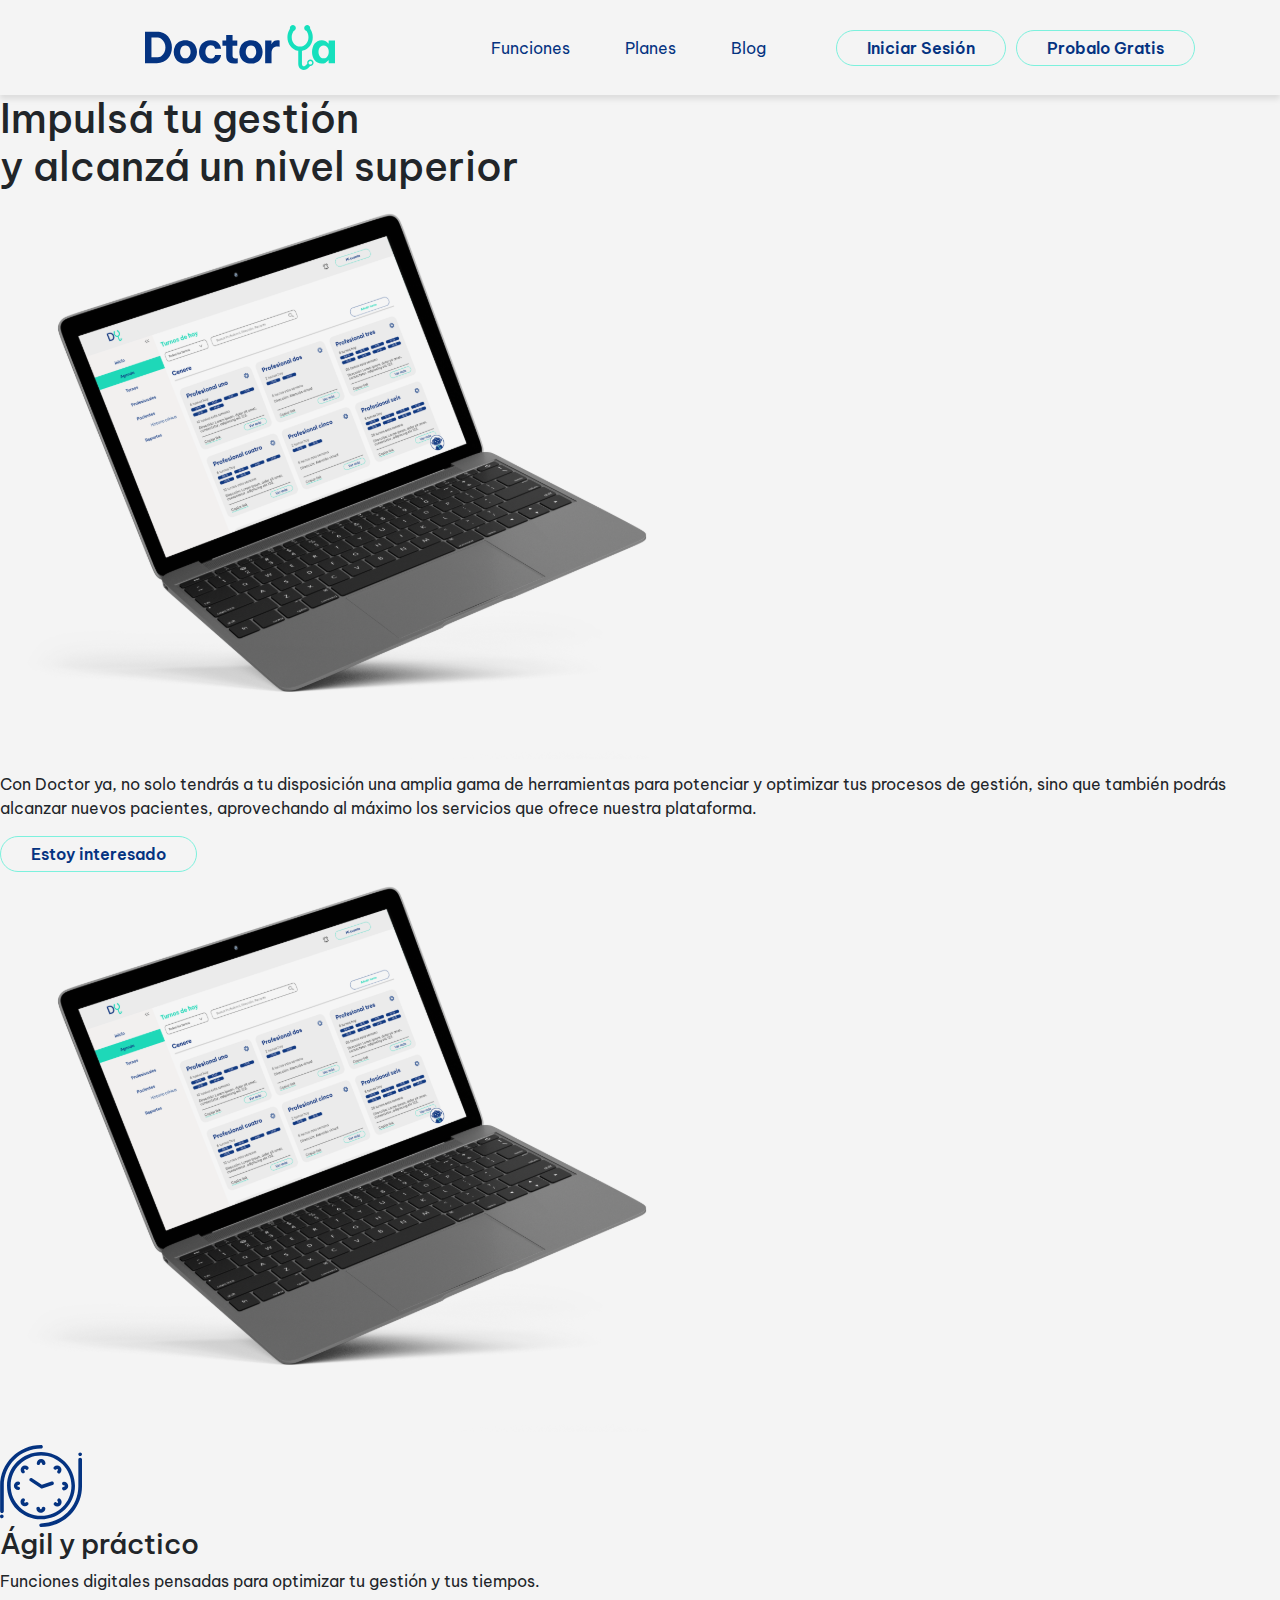
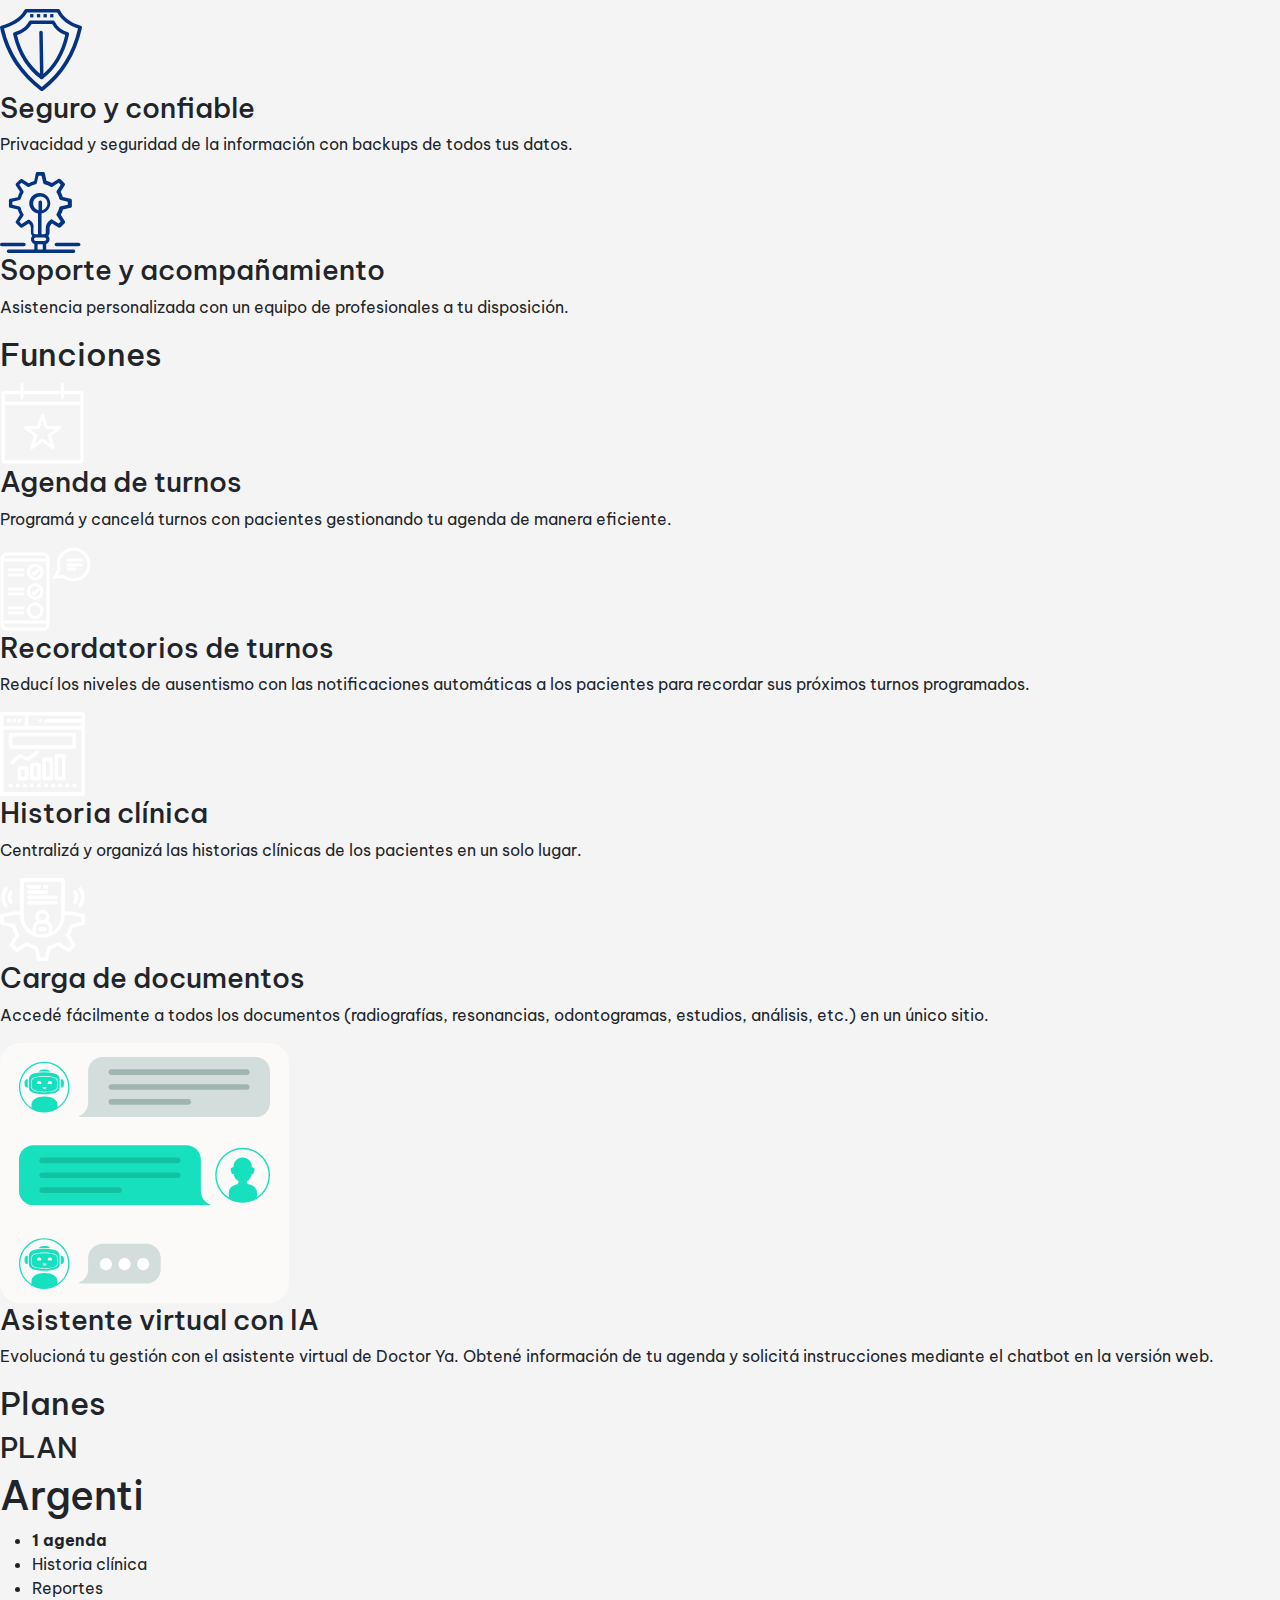
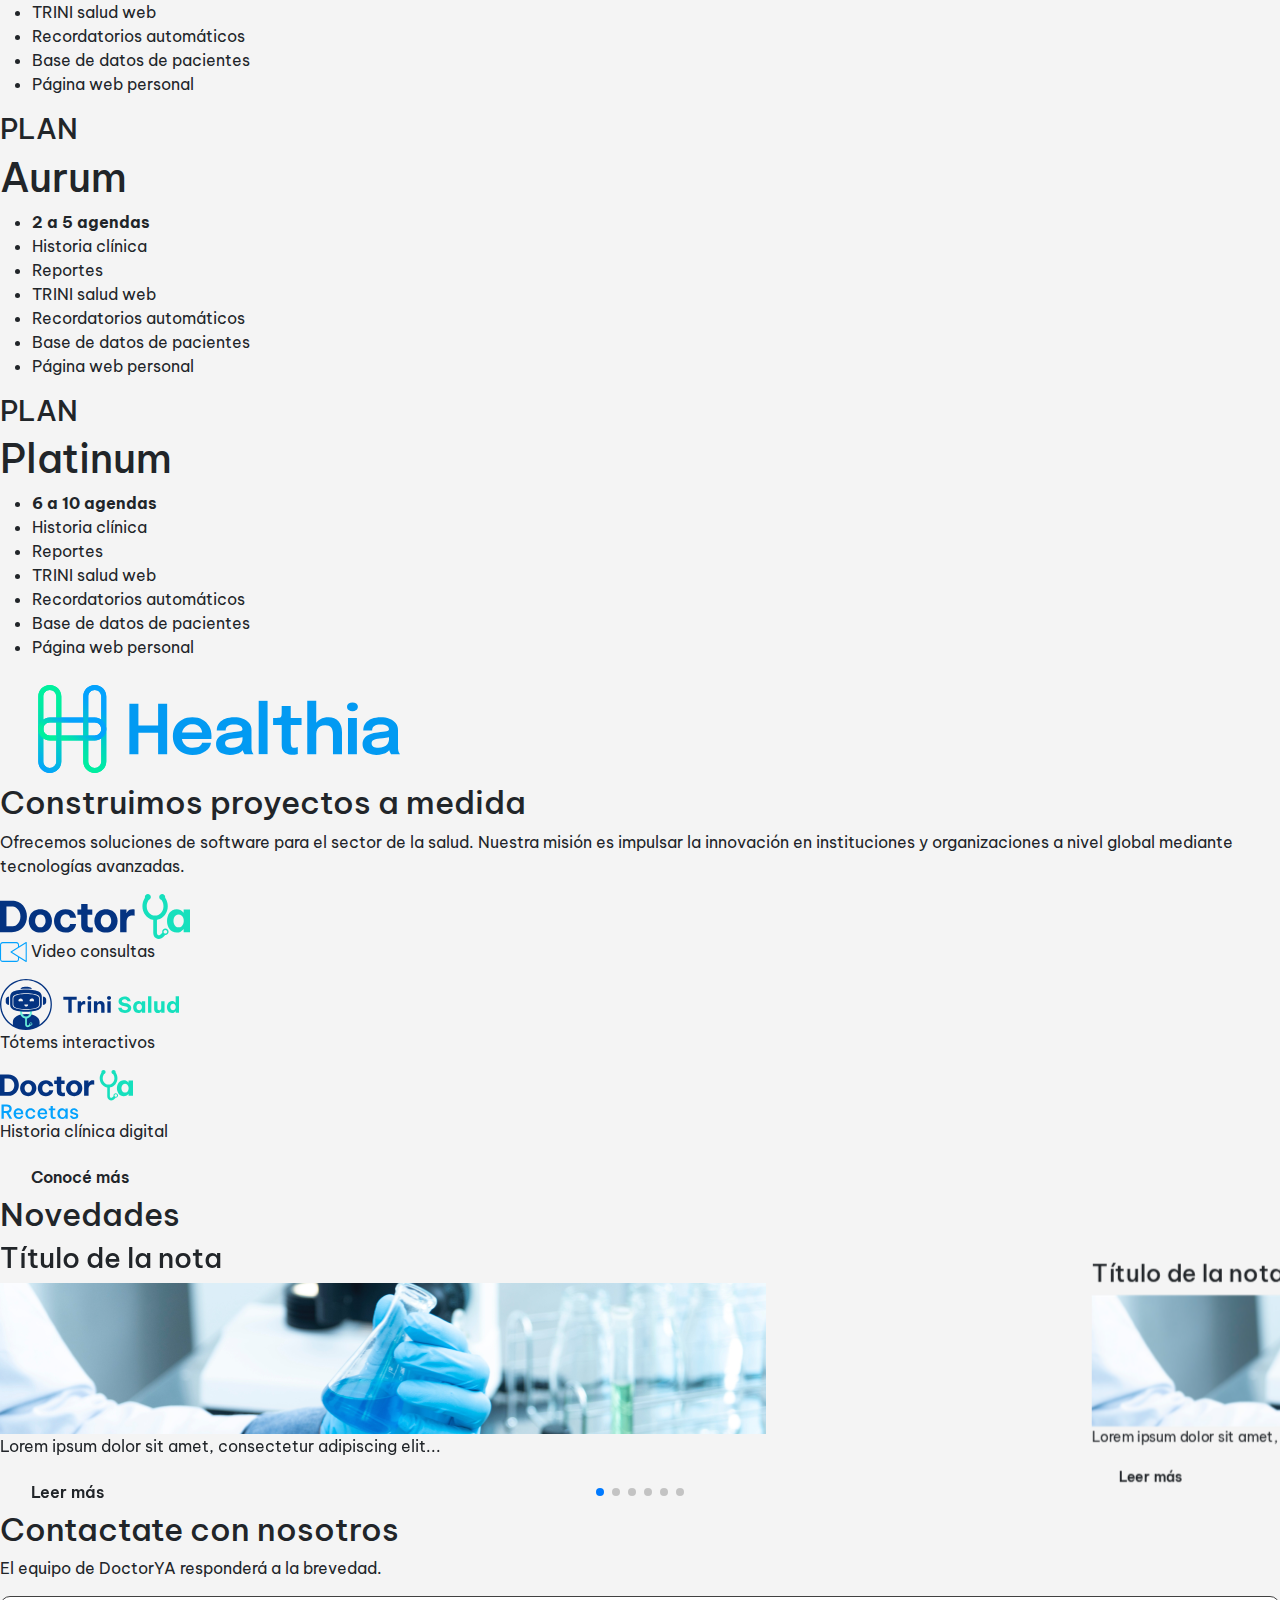
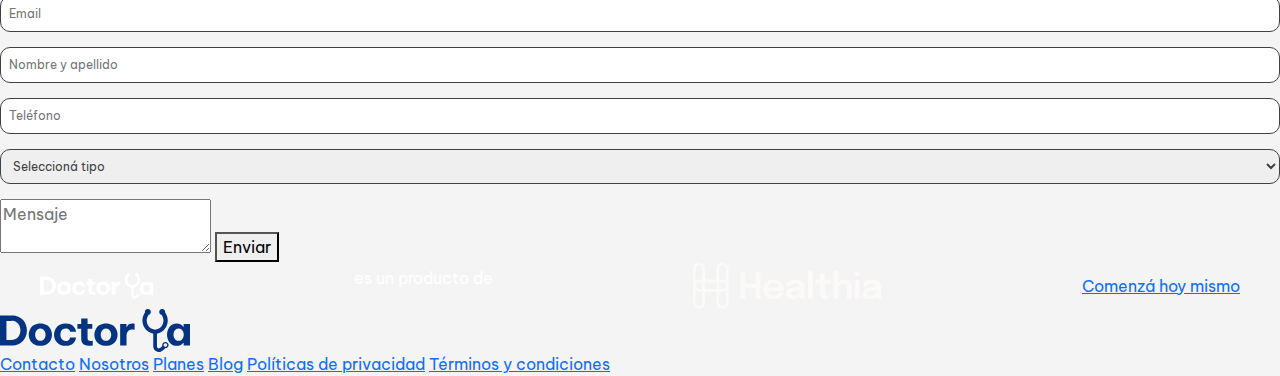
<file: index.html>
<!DOCTYPE html>
<html lang="en">
<head>
    <meta charset="UTF-8">
    <meta name="viewport" content="width=device-width, initial-scale=1.0">
    <link rel="preconnect" href="https://fonts.googleapis.com">
<link rel="preconnect" href="https://fonts.gstatic.com" crossorigin>
<link href="https://fonts.googleapis.com/css2?family=Be+Vietnam+Pro:ital,wght@0,100;0,200;0,300;0,400;0,500;0,600;0,700;0,800;0,900;1,100;1,200;1,300;1,400;1,500;1,600;1,700;1,800;1,900&display=swap" rel="stylesheet">
<meta property="og:title" content="Título de mi página" />
<meta property="og:description" content="Descripción breve de la página" />
<meta property="og:url" content="" />
<meta property="og:image" content="" />

<meta property="og:type" content="website" />
<meta property="og:site_name" content="Nombre del Sitio" />
<meta property="og:locale" content="es_ES" />
<link
  rel="stylesheet"
  href="https://cdn.jsdelivr.net/npm/swiper@11/swiper-bundle.min.css"
/>
<link href="https://unpkg.com/aos@2.3.1/dist/aos.css" rel="stylesheet">
<link href="https://cdn.jsdelivr.net/npm/bootstrap@5.3.3/dist/css/bootstrap.min.css" rel="stylesheet" integrity="sha384-QWTKZyjpPEjISv5WaRU9OFeRpok6YctnYmDr5pNlyT2bRjXh0JMhjY6hW+ALEwIH" crossorigin="anonymous">
<link href="./assets/home.css" rel="stylesheet">



<title>Dr.Ya - Profesionales</title>
</head>
<body>

  <nav class="navbar">
    <div class="logo">
        <img src="./assets/icons/logo-nav.svg" alt="DoctorYa Logo">
    </div>
    <div class="hamburger">
      <div></div>
      <div></div>
      <div></div>
  </div>


    <div class="nav-right">
      <ul class="nav-links">
          <li><a href="#">Funciones</a></li>
          <li><a href="#">Planes</a></li>
          <li><a href="#">Blog</a></li>
      </ul>
      <div class="nav-buttons">
          <a href="#" class="btn btn-outline">Iniciar Sesión</a>
          <a href="#" class="btn btn-outline">Probalo Gratis</a>
      </div>
  </div>
</nav> 

<!-- FIRST SECTION-->

<section class="hero-section">
  <div class="hero-content">
    <h1>Impulsá tu gestión<br> y alcanzá un nivel superior</h1>
    <img src="./assets/img/laptop-banner.svg" alt="Laptop" class="hero-image-mobile">
    <p>Con Doctor ya, no solo tendrás a tu disposición una amplia gama de herramientas para potenciar y optimizar tus procesos de gestión, sino que también podrás alcanzar nuevos pacientes, aprovechando al máximo los servicios que ofrece nuestra plataforma.</p>
    <a href="#" class="btn btn-outline">Estoy interesado</a>
  </div>
  <div class="hero-image">
    <img src="./assets/img/laptop-banner.svg" alt="Laptop">
  </div>
</section>


<!-- SECOND SECTION-->
<section class="features-section">
  <div class="features-container">
    <div class="feature-card">
      <img src="./assets/icons/agil-icon.svg" alt="Ágil y práctico">
      <h3>Ágil y práctico</h3>
      <p>Funciones digitales pensadas para optimizar tu gestión y tus tiempos.</p>
    </div>
    <div class="feature-card">
      <img src="./assets/icons/seguro-icon.svg" alt="Seguro y confiable">
      <h3>Seguro y confiable</h3>
      <p>Privacidad y seguridad de la información con backups de todos tus datos.</p>
    </div>
    <div class="feature-card">
      <img src="./assets/icons/soporte-icon.svg" alt="Soporte y acompañamiento">
      <h3>Soporte y acompañamiento</h3>
      <p>Asistencia personalizada con un equipo de profesionales a tu disposición.</p>
    </div>
  </div>
</section>


<!-- THIRD SECTION-->
<section class="functions-section">
<h2>Funciones</h2>
  <div class="functions-grid">
    <div class="function-card">
      <img src="./assets/icons/funciones-agenda.svg" alt="Agenda de turnos">
      <h3>Agenda de turnos</h3>
      <p>Programá y cancelá turnos con pacientes gestionando tu agenda de manera eficiente.</p>
    </div>
    <div class="function-card">
      <img src="./assets/icons/funciones-recordatorio.svg" alt="Recordatorios de turnos">
      <h3>Recordatorios de turnos</h3>
      <p>Reducí los niveles de ausentismo con las notificaciones automáticas a los pacientes para recordar sus próximos turnos programados.</p>
    </div>
    <div class="function-card">
      <img src="./assets/icons/funciones-historia.svg" alt="Historia clínica">
      <h3>Historia clínica</h3>
      <p>Centralizá y organizá las historias clínicas de los pacientes en un solo lugar.</p>
    </div>
    <div class="function-card">
      <img src="./assets/icons/funciones-carga.svg" alt="Carga de documentos">
      <h3>Carga de documentos</h3>
      <p>Accedé fácilmente a todos los documentos (radiografías, resonancias, odontogramas, estudios, análisis, etc.) en un único sitio.</p>
    </div>
  </div>


  <div class="large-function-card">
    <img src="./assets/img/boot-image.svg" alt="Asistente virtual con IA" class="large-card-image">
    <div class="large-card-content">
      <h3>Asistente virtual con IA</h3>
      <p>Evolucioná tu gestión con el asistente virtual de Doctor Ya. Obtené información de tu agenda y solicitá instrucciones mediante el chatbot en la versión web.</p>
    </div>
  </div>
</section>

<!-- SECTION PLANES -->


<section class="plans-section">
  <h2>Planes</h2>
  <div class="plans-grid">
    <div class="plan-card plan-argenti">
      <div class="plan-header">
        <h3>PLAN</h3>
        <h1>Argenti</h1>
        <div class="plan-arrow"></div>
      </div>
      <ul>
        <li><span class="check-icon"></span><strong>1 agenda</strong></li>
        <li><span class="check-icon"></span>Historia clínica</li>
        <li><span class="check-icon"></span>Reportes</li>
        <li><span class="check-icon"></span>TRINI salud web</li>
        <li><span class="check-icon"></span>Recordatorios automáticos</li>
        <li><span class="check-icon"></span>Base de datos de pacientes</li>
        <li><span class="check-icon"></span>Página web personal</li>
      </ul>
    
    </div>
    <div class="plan-card plan-aurum">
      <div class="plan-header">
        <h3>PLAN</h3>
        <h1>Aurum</h1>
        <div class="plan-arrow"></div>
      </div>
      <ul>
        <li><span class="check-icon"></span><strong>2 a 5 agendas</strong></li>
        <li><span class="check-icon"></span>Historia clínica</li>
        <li><span class="check-icon"></span>Reportes</li>
        <li><span class="check-icon"></span>TRINI salud web</li>
        <li><span class="check-icon"></span>Recordatorios automáticos</li>
        <li><span class="check-icon"></span>Base de datos de pacientes</li>
        <li><span class="check-icon"></span>Página web personal</li>
      </ul>
     
    </div>
    <div class="plan-card plan-platinum">
      <div class="plan-header">
        <h3>PLAN</h3>
        <h1>Platinum</h1>
        <div class="plan-arrow"></div>
      </div>
      <ul>
        <li><span class="check-icon"></span><strong>6 a 10 agendas</strong></li>
        <li><span class="check-icon"></span>Historia clínica</li>
        <li><span class="check-icon"></span>Reportes</li>
        <li><span class="check-icon"></span>TRINI salud web</li>
        <li><span class="check-icon"></span>Recordatorios automáticos</li>
        <li><span class="check-icon"></span>Base de datos de pacientes</li>
        <li><span class="check-icon"></span>Página web personal</li>
      </ul>
    
    </div>
  </div>
</section>

<!-- SECTION MARCAS (5)-->

<section class="company-section">
  <div class="company-content">
    <img src="./assets/img/logo-healtia.svg" alt="Healthia Logo" class="company-logo">
    <h2>Construimos proyectos a medida</h2>
    <p>Ofrecemos soluciones de software para el sector de la salud. Nuestra misión es impulsar la innovación en instituciones y organizaciones a nivel global mediante tecnologías avanzadas.</p>
  </div>
  
  <div class="services-logos">
    <div class="service">
      <img src="./assets/icons/logo-nav.svg" alt="DoctorYa Logo" class="dr-ya">
      <p><img src="./assets/icons/video-consultas.svg" alt="Video Consultas"> Video consultas</p>
    </div>
    <div class="service">
      <img src="./assets/img/trini-logo.svg" alt="Trini Salud Logo" class="trini">
      <p>Tótems interactivos</p>
    </div>
    <div class="service">
      <img src="./assets/img/drya-recetas.svg" alt="Doctor Recetas Logo" class="recetas">
      <p>Historia clínica digital</p>
    </div>
  </div>
  
  <div class="cta-button">
    <a href="#" class="btn">Conocé más</a>
  </div>
</section>


<!-- SECTION SWIPER -->

<section class="novedades-section">
  <h2>Novedades</h2>
  <div class="swiper-container">
    <div class="swiper-wrapper">
      <div class="swiper-slide">
        <div class="novedad-card">
          <h3>Título de la nota</h3>
          <img src="./assets/img/img-swiper-1.png" alt="Imagen de la nota">
          <p>Lorem ipsum dolor sit amet, consectetur adipiscing elit...</p>
          <a href="#" class="btn">Leer más</a>
        </div>
      </div>
      <div class="swiper-slide">
        <div class="novedad-card">
          <h3>Título de la nota</h3>
          <img src="./assets/img/img-swiper-1.png" alt="Imagen de la nota">
          <p>Lorem ipsum dolor sit amet, consectetur adipiscing elit...</p>
          <a href="#" class="btn">Leer más</a>
        </div>
      </div>
      <div class="swiper-slide">
        <div class="novedad-card">
          <h3>Título de la nota</h3>
          <img src="./assets/img/img-swiper-1.png" alt="Imagen de la nota">
          <p>Lorem ipsum dolor sit amet, consectetur adipiscing elit...</p>
          <a href="#" class="btn">Leer más</a>
        </div>
      </div>
      <div class="swiper-slide">
        <div class="novedad-card">
          <h3>Título de la nota</h3>
          <img src="./assets/img/img-swiper-1.png" alt="Imagen de la nota">
          <p>Lorem ipsum dolor sit amet, consectetur adipiscing elit...</p>
          <a href="#" class="btn">Leer más</a>
        </div>
      </div>
      <div class="swiper-slide">
        <div class="novedad-card">
          <h3>Título de la nota</h3>
          <img src="./assets/img/img-swiper-1.png" alt="Imagen de la nota">
          <p>Lorem ipsum dolor sit amet, consectetur adipiscing elit...</p>
          <a href="#" class="btn">Leer más</a>
        </div>
      </div>
      <div class="swiper-slide">
        <div class="novedad-card">
          <h3>Título de la nota</h3>
          <img src="./assets/img/img-swiper-1.png" alt="Imagen de la nota">
          <p>Lorem ipsum dolor sit amet, consectetur adipiscing elit...</p>
          <a href="#" class="btn">Leer más</a>
        </div>
      </div>
    
    
    </div>
    <div class="swiper-pagination"></div>
  </div>

</section>

<!-- SECTION FORM -->

<section class="contact-section">
  <div class="contact-container">
    <h2>Contactate con nosotros</h2>
    <p>El equipo de DoctorYA responderá a la brevedad.</p>
    <form action="#" method="post" class="contact-form">
      <input type="email" name="email" placeholder="Email" required>
      <input type="text" name="name" placeholder="Nombre y apellido" required>
      <input type="tel" name="phone" placeholder="Teléfono" required>
      <select name="type" required>
        <option value="" disabled selected>Seleccioná tipo</option>
        <option value="consulta">Consulta</option>
        <option value="soporte">Soporte</option>
        <option value="otros">Otros</option>
      </select>
      <textarea name="message" placeholder="Mensaje" required></textarea>
      <button type="submit">Enviar</button>
    </form>
  </div>
</section>

<!-- FOOTER SECTION-->

<footer>
  <div class="footer-top">
    <div class="footer-content">
      <img src="./assets/img/drya-blanco.svg" alt="DoctorYA Logo" class="footer-logo-small">
      <p>es un producto de</p>
      <img src="./assets/img/healtia-blanco.svg" alt="Healthia Logo" class="footer-logo">
      <a href="#" class="footer-button">Comenzá hoy mismo</a>
    </div>
  </div>
  <div class="footer-bottom">
    <div class="footer-bottom-content">
      <img src="./assets/icons/dr-ya-footer.svg" alt="DoctorYA Logo" class="footer-logo-large">
      <nav class="footer-nav">
        <a href="#">Contacto</a>
        <a href="#">Nosotros</a>
        <a href="#">Planes</a>
        <a href="#">Blog</a>
        <a href="#">Políticas de privacidad</a>
        <a href="#">Términos y condiciones</a>
      </nav>
    </div>
  </div>
</footer>








    <script src="https://unpkg.com/aos@2.3.1/dist/aos.js"></script>
    <script>
        AOS.init();
      </script>
  <script src="https://cdn.jsdelivr.net/npm/swiper@11/swiper-bundle.min.js"></script>
    <script src="https://cdn.jsdelivr.net/npm/bootstrap@5.3.3/dist/js/bootstrap.bundle.min.js" integrity="sha384-YvpcrYf0tY3lHB60NNkmXc5s9fDVZLESaAA55NDzOxhy9GkcIdslK1eN7N6jIeHz" crossorigin="anonymous"></script>
<script>

var swiper = new Swiper('.swiper-container', {
  loop: true,
  effect: 'coverflow',
  grabCursor: true,
  centeredSlides: true,
  slidesPerView: 'auto',
  coverflowEffect: {
    rotate: 0,
    stretch: 0,
    depth: 200,
    modifier: 1,
    slideShadows: false,
  },
  spaceBetween: -120, // Negativo para que se solapen un poco las tarjetas
  pagination: {
    el: '.swiper-pagination',
    clickable: true,
  },
});


</script>
<script>
  //Menu mobile
  const hamburger = document.querySelector('.hamburger');
const navbar = document.querySelector('.navbar');

hamburger.addEventListener('click', () => {
    navbar.classList.toggle('active');
});


document.querySelectorAll('.nav-links a').forEach(link => {
    link.addEventListener('click', function() {
        document.querySelector('.navbar').classList.remove('active');
    });
});

</script>

  </body>
</html>
</file>
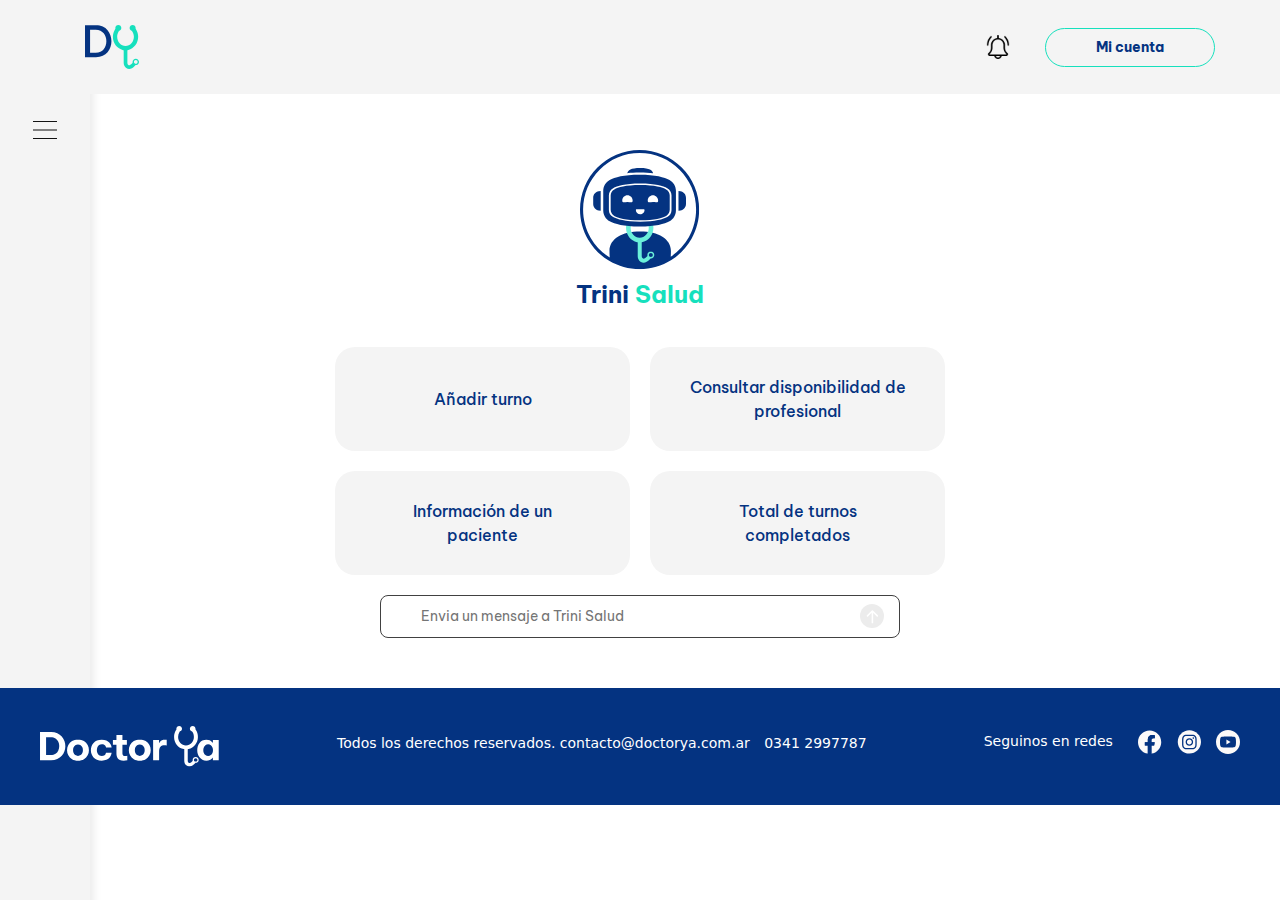
<file: home.html>
<html lang="en">
<head>
    <meta charset="UTF-8">
    <meta name="viewport" content="width=device-width, initial-scale=1.0">
    <link rel="preconnect" href="https://fonts.googleapis.com">
<link rel="preconnect" href="https://fonts.gstatic.com" crossorigin>
<link href="https://fonts.googleapis.com/css2?family=Be+Vietnam+Pro:ital,wght@0,100;0,200;0,300;0,400;0,500;0,600;0,700;0,800;0,900;1,100;1,200;1,300;1,400;1,500;1,600;1,700;1,800;1,900&display=swap" rel="stylesheet">
<meta property="og:title" content="Dashboard - Dr.Ya" />
<meta property="og:description" content="" />
<meta property="og:url" content="" />
<meta property="og:image" content="" />

<meta property="og:type" content="website" />
<meta property="og:site_name" content="Dashboard - Dr.Ya" />
<meta property="og:locale" content="es_ES" />
<link
  rel="stylesheet"
  href="https://cdn.jsdelivr.net/npm/swiper@11/swiper-bundle.min.css"
/>
<link href="https://unpkg.com/aos@2.3.1/dist/aos.css" rel="stylesheet">
<link href="https://cdn.jsdelivr.net/npm/bootstrap@5.3.3/dist/css/bootstrap.min.css" rel="stylesheet" integrity="sha384-QWTKZyjpPEjISv5WaRU9OFeRpok6YctnYmDr5pNlyT2bRjXh0JMhjY6hW+ALEwIH" crossorigin="anonymous">
<link rel="icon" type="image/png" sizes="32x32" href="./assets/icons/dr-ya-icon.svg">
<link rel="apple-touch-icon" sizes="180x180" href="./assets/icons/dr-ya-icon.svg">
<link rel="icon" type="image/png" sizes="192x192" href="./assets/icons/dr-ya-icon.svg">
<link rel="icon" href="./assets/icons/dr-ya-icon.svg">
<link href="./assets/interna.css" rel="stylesheet">



<title>Dashboard - Inicio</title>
</head>
<body>

  <div class="dashboard">
    <!-- Menú lateral -->
 
<nav class="sidebar closed">

  <div class="logo-mobile">
    <img src="./assets/icons/h-mobile.svg" alt="Logo">
  </div>
  <!-- Icono de hamburguesa para abrir el menú -->
  <div class="toggle-menu open-menu">
    <span class="menu-icon">
      <img src="./assets/icons/hamburguer.svg" alt="Abrir Menú">
    </span>
  </div>

  <!-- Icono de cierre para cerrar el menú -->
  <div class="toggle-menu close-menu">
    <span class="menu-icon">
      <img src="./assets/icons/close.svg" alt="Cerrar Menú">
    </span>
  </div>

  <!-- Lista de menús -->
  <ul class="menu-list">
    <li class="menu-item" ><a href="#" id="inicio-link">Inicio</a></li>
    <li class="menu-item" ><a href="#" id="agenda-link">Agenda</a></li>
  <li class="menu-item" ><a href="#" id="turnos-link">Turnos</a></li>
  <li class="menu-item" ><a href="#" id="profesionales-link">Profesionales</a></li>
  <li class="menu-item"><a href="#" id="pacientes-link">Pacientes</a> </li>

 <li class="submenu-item" ><a href="#" id="historia-link">Historia clínica</a></li>
    
  
 
  <li class="menu-item" ><a href="#" id="reportes-link">Reportes</a></li>
  </ul>
</nav>



     <!-- Contenido principal -->
  <main class="main-content">
    <!-- Header -->
    <header class="header">
      <div class="logo-dr">
        <img src="./assets/icons/dr-ya-nav.svg" alt="Healthia Logo">
      </div>
      <div class="notification-icon">
        <img src="./assets/icons/bell.svg" alt="Notificaciones">
    
      <button class="account-btn" id="accountBtn">Mi cuenta</button>

      <!-- Contenedor del menú desplegable -->
<div class="account-dropdown hidden" id="accountDropdown">
  <div class="account-menu">
    <div class="profile-icon">
      <img src="./assets/icons/login.svg" alt="Avatar" class="avatar">
    </div>
    <p class="account-name">Nombre</p>
    <ul class="account-options">
      <li><a href="#"  data-target="profileSection" onclick="mostrarPerfil()">Mi perfil</a></li>
      <li><a href="#"  data-target="configSection" onclick="mostrarConfiguracion()">Configuración</a></li>
      <li><a href="#"  data-target="planSection">Plan</a></li>
      <li><a href="#"  data-target="availabilitySection" onclick="mostrarDisponibilidad()">Disponibilidad</a></li>
      <li><a href="#"  data-target="helpSection">Ayuda</a></li>
      <li><a href="#" class="logout">Cerrar Sesión</a></li>
    </ul>
  </div>
</div>
      </div>
    </header>

<!-- Sección "Mi Perfil" -->
<div class="profile-section hidden" id="profileSection">
  <div class="profile-info">
    <h2 class="profile-title">Información clínica/profesional</h2>
    
    <h2>Perfil</h2>
    <div class="profile-container">
      <div class="photo-wrapper">
        <div class="photo-circle"></div>
        <div class="photo-details">
          <button class="btn-upload">Subir imagen</button>
          <p class="photo-note">*JPG, GIF o PNG. Tamaño máximo de 5 MB.</p>
        </div>
      </div>
      <div class="profile-status">
        <h3 class="status-title">Estado del perfil</h3>
        <div class="progress-container">
          <div class="progress-bar">
            <div class="progress" style="width: 85%;"></div>
          </div>
          <span class="progress-percentage">85%</span>
        </div>
        <button class="btn-view-profile">Ver perfil</button>
      </div>
    </div>
    
    
    <!-- Inputs debajo de la información del perfil -->
    <div class="profile-details">
      <div class="input-group-tres">
        <label for="nombre">Nombre*</label>
        <input type="text" id="nombre" class="form-input-tres" placeholder="Cenere">
      </div>
      
      <div class="profile-input-row">
        <div class="input-group-tres">
          <label for="telefono">Teléfono*</label>
          <input type="text" id="telefono" class="form-input-tres" placeholder="+54 000 0000 000">
        </div>
        <div class="input-group-tres">
          <label for="mail">Mail*</label>
          <input type="email" id="mail" class="form-input-tres" placeholder="mail@doctorya.com.ar">
        </div>
        <div class="input-group-tres">
          <label for="direccion">Dirección*</label>
          <input type="text" id="direccion" class="form-input-tres" placeholder="777 Calle, Ciudad, Provincia, País">
        </div>
      </div>
    </div>
  
    <div class="textarea-container">
      <div class="input-group-tres">
        <label for="descripcion">Descripción*</label>
        <textarea id="descripcion" class="form-textarea-tres" placeholder="Ingresa una descripción"></textarea>
      </div>
      
      <div class="input-group-tres">
        <label for="experiencia">Experiencia</label>
        <textarea id="experiencia" class="form-textarea-tres" placeholder="Ingresa tu experiencia"></textarea>
      </div>
    </div>
  
    <div class="blog-section">
      <h2 class="section-title-dos">Blog</h2>
      
      <div class="content-wrapper">
        <div class="cards-container-dos">
          <div class="card-profile">
            <h3 class="card-title">Título nota</h3>
            <p class="card-text">Lorem ipsum dolor sit amet, consectetur adipiscing elit,</p>
          </div>
          <div class="card-profile">
            <h3 class="card-title">Título nota</h3>
            <p class="card-text">Lorem ipsum dolor sit amet, consectetur adipiscing elit,</p>
          </div>
          <div class="card-profile">
            <h3 class="card-title">Título nota</h3>
            <p class="card-text">Lorem ipsum dolor sit amet, consectetur adipiscing elit,</p>
          </div>
          <div class="card-profile">
            <h3 class="card-title">Título nota</h3>
            <p class="card-text">Lorem ipsum dolor sit amet, consectetur adipiscing elit,</p>
          </div>
          <div class="card-profile">
            <h3 class="card-title">Título nota</h3>
            <p class="card-text">Lorem ipsum dolor sit amet, consectetur adipiscing elit,</p>
          </div>
        </div>
        
        <div class="buttons-container-dos">
          <button class="btn-action modify-btn">Modificar notas</button>
          <button class="btn-action add-btn-dos">Añadir nota</button>
          <button class="btn-action delete-btn">Eliminar</button>
        </div>
      </div>
    </div>
 
    <div class="button-container">
      <button class="btn-update-profile">Actualizar perfil</button>
    </div>
  </div>

 
</div>



<!-- Sección "Configuracion" -->

<section class="config-section hidden" id="configSection">
  <h2 class="config-title">Configuración clínica/profesional</h2>
  <div class="config-container">
    <div class="config-group">
      <div class="input-container-dos">
        <label class="input-title">Habilitación</label>
        <button class="btn-upload">Subir archivo</button>
        <span class="file-note">Ingrese un archivo en formato<br>PDF únicamente.</span>
      </div>
      
      <div class="input-container-dos">
        <label class="input-title">Extensión AFIP</label>
        <div class="button-wrapper">
          <button class="btn-view-file">Ver archivo subido</button>
          <button class="btn-upload">Subir archivo nuevo</button>
        </div>
        <span class="file-note-one">Puede subir un archivo PDF o ZIP con las<br>constancias de exenciones impositivas.</span>
      </div>
    </div>

    <div class="config-inputs">
      <div class="input-container-dos">
        <label for="cuit">CUIT*</label>
        <input type="text" id="cuit" class="form-input-conf" placeholder="00000000000">
        <span class="input-note">Recuerde que son 11 caracteres sin<br>guiones ni espacios</span>
      </div>

      <div class="input-container-dos">
        <label class="input-title">Constancia CUIT*</label>
        <button class="btn-upload">Subir archivo</button>
        <span class="file-note-two">Ingrese un archivo en formato<br> PDF únicamente.</span>
      </div>

      <div class="input-container-dos cbu-container">
        <label for="cbu">CBU*</label>
        <input type="text" id="cbu" class="form-input-conf-b" placeholder="+54 000 0000 000">
        <span class="input-note">Recuerde que son 22 caracteres sin guiones ni espacios</span>
      </div>

      <div class="input-container-dos">
        <label class="input-title">Constancia CBU*</label>
        <button class="btn-upload">Subir archivo</button>
        <span class="file-note-two">Ingrese un archivo en formato<br> PDF únicamente.</span>
      </div>
    </div>

    <div class="plan-info">
     <p class="plan-text"><span>Plan actual:</span> Hasta 25 Profesionales</p>
      <button class="btn-view-plans">Ver planes</button>
    </div>
 
 
  </div>
  <!-- TAGS-->

  <div class="tag-container">
    <div class="tag-content">
      <h3 class="tag-header">Obras sociales*</h3>
      <div class="tag-wrapper" id="socialesWrapper">
        <div class="tag-item">
          <span>Obra social</span>
          <button class="remove-btn" onclick="removeTag(this)">
            <img src="./assets/icons/quitar.svg" alt="Eliminar">
          </button>
        </div>
        <button class="add-tag-btn" onclick="addTag('socialesWrapper', 'Obra social')">
          <img src="./assets/icons/agregar.svg" alt="Añadir">
        </button>
      </div>
    </div>
  
    <div class="practices-specialties">
    <div class="tag-content">
      <h3 class="tag-header">Prácticas*</h3>
      <div class="tag-wrapper" id="practicasWrapper">
        <div class="tag-item">
          <span>Práctica</span>
          <button class="remove-btn" onclick="removeTag(this)">
            <img src="./assets/icons/quitar.svg" alt="Eliminar">
          </button>
        </div>
        <button class="add-tag-btn" onclick="addTag('practicasWrapper', 'Práctica')">
          <img src="./assets/icons/agregar.svg" alt="Añadir">
        </button>
      </div>
    </div>
  
    <div class="tag-content">
      <h3 class="tag-header">Especialidades*</h3>
      <div class="tag-wrapper" id="especialidadesWrapper">
        <div class="tag-item">
          <span>Especialidad</span>
          <button class="remove-btn" onclick="removeTag(this)">
            <img src="./assets/icons/quitar.svg" alt="Eliminar">
          </button>
        </div>
        <button class="add-tag-btn" onclick="addTag('especialidadesWrapper', 'Especialidad')">
          <img src="./assets/icons/agregar.svg" alt="Añadir">
        </button>
      </div>
    </div>
    </div>
  </div>

  <div class="holder-section">
    <h2 class="holder-title">Datos del titular</h2>
    <form class="holder-form">
      <div class="holder-input-group">
        <div class="holder-input-container">
          <label class="holder-label" for="nombre">Nombre*</label>
          <input class="holder-input" type="text" id="nombre" placeholder="Juan">
        </div>
        <div class="holder-input-container">
          <label class="holder-label" for="apellido">Apellido*</label>
          <input class="holder-input" type="text" id="apellido" placeholder="Perez">
        </div>
      </div>
      
      <div class="holder-input-group">
        <div class="holder-input-container">
          <label class="holder-label" for="telefono">Teléfono*</label>
          <input class="holder-input" type="tel" id="telefono" placeholder="+54 000 0000 000">
        </div>
        <div class="holder-input-container">
          <label class="holder-label" for="mail">Mail*</label>
          <input class="holder-input" type="email" id="mail" placeholder="mail@doctorva.com.ar">
        </div>
      </div>
  
      <div class="holder-input-group">
        <div class="holder-input-container">
          <label class="holder-label" for="fecha-nacimiento">Fecha de nacimiento*</label>
          <input class="holder-input" type="text" id="fecha-nacimiento" placeholder="DD/MM/AAAA">
        </div>
        <div class="holder-input-container">
          <label class="holder-label" for="dni">DNI*</label>
          <input class="holder-input" type="text" id="dni" placeholder="00.000.000">
        </div>
      </div>
  
      <div class="holder-button-container">
        <button type="submit" class="holder-submit-button">Guardar cambios</button>
      </div>
    </form>
  </div>
  
</section>

<!-- Sección "Disponibilidad" -->

<section id="availabilitySection" class="hidden availability-section">
  <h2 class="availability-title">Horarios</h2>
  
  <div class="availability-filters">
    <div class="filter-item">
      <label for="profesional" class="filter-label-disponibilidad">Profesional</label>
      <div class="custom-select">
      <select id="profesional" class="filter-select-disponibilidad">
        
        <option>Todos los profesionales</option>
      </select>
      </div>
    </div>

    <div class="filter-item">
      <label for="direccion" class="filter-label-disponibilidad">Dirección</label>
      <div class="custom-select">
      <select id="direccion" class="filter-select-disponibilidad">
        <option>Todas las direcciones</option>
      </select>
      </div>
    </div>

    <div class="filter-item mobile-hide">
      <label for="zona-horaria" class="filter-label-disponibilidad">Zona horaria</label>
      <div class="custom-select">
      <select id="zona-horaria" class="filter-select-disponibilidad">
        <option>Buenos Aires, Argentina</option>
      </select>
    </div>
    </div>
  </div>

  <div class="view-switch">
    <button id="listViewBtn" class="view-tab selected-tab" onclick="changeView('list')">Vista de lista</button>
    <button id="calendarViewBtn" class="view-tab" onclick="changeView('calendar')">Vista de calendario</button>
  </div>

  <div id="listViewContent" class="view-content calendar-list-section ">
    <div class="left-block">
      <h2 class="block-title">Horas semanales</h2>
      
      <div class="day-row">
        <input type="checkbox" id="dom" name="dom" class="day-checkbox">
        <label for="dom" class="day-label">DOM</label>
        <div class="time-row">
        <span class="not-available-text">No disponible</span>
      
      
        <div class="extra-icons extra-mobile">
          <button class="icon-button"><img src="./assets/icons/mas-item.svg" alt="Add"></button>
          <button class="icon-button"><img src="./assets/icons/copiar-item.svg" alt="Copy"></button>
        </div>
        </div>
      </div>
    
      <div class="day-row">
        <input type="checkbox" id="lun" name="lun" class="day-checkbox" checked>
        <label for="lun" class="day-label">LUN</label>
        <div class="time-row">
          <div class="time-inputs">
            <input type="text" value="09:00" class="time-input">
            <span class="dash">-</span>
            <input type="text" value="17:00" class="time-input">
            <button class="icon-button-remove"><img src="./assets/icons/remove.svg" alt="Remove"></button>
          </div>
          <div class="extra-icons">
            <button class="icon-button"><img src="./assets/icons/mas-item.svg" alt="Add"></button>
            <button class="icon-button"><img src="./assets/icons/copiar-item.svg" alt="Copy"></button>
          </div>
        </div>
      </div>
    
      <div class="day-row">
        <input type="checkbox" id="mar" name="mar" class="day-checkbox" checked>
        <label for="mar" class="day-label">MAR</label>
        <div class="time-row">
          <div class="time-inputs">
            <input type="text" value="09:00" class="time-input">
            <span class="dash">-</span>
            <input type="text" value="17:00" class="time-input">
            <button class="icon-button-remove"><img src="./assets/icons/remove.svg" alt="Remove"></button>
          </div>
          <div class="extra-icons">
            <button class="icon-button"><img src="./assets/icons/mas-item.svg" alt="Add"></button>
            <button class="icon-button"><img src="./assets/icons/copiar-item.svg" alt="Copy"></button>
          </div>
        </div>
      </div>
    
      <div class="day-row">
        <input type="checkbox" id="lun" name="mie" class="day-checkbox" checked>
        <label for="lun" class="day-label">MIE</label>
        <div class="time-row">
          <div class="time-inputs">
            <input type="text" value="09:00" class="time-input">
            <span class="dash">-</span>
            <input type="text" value="17:00" class="time-input">
            <button class="icon-button-remove"><img src="./assets/icons/remove.svg" alt="Remove"></button>
          </div>
          <div class="extra-icons">
            <button class="icon-button"><img src="./assets/icons/mas-item.svg" alt="Add"></button>
            <button class="icon-button"><img src="./assets/icons/copiar-item.svg" alt="Copy"></button>
          </div>
        </div>
      </div>
      <div class="day-row">
        <input type="checkbox" id="lun" name="jue" class="day-checkbox" checked>
        <label for="lun" class="day-label">JUE</label>
        <div class="time-row">
          <div class="time-inputs">
            <input type="text" value="09:00" class="time-input">
            <span class="dash">-</span>
            <input type="text" value="17:00" class="time-input">
            <button class="icon-button-remove"><img src="./assets/icons/remove.svg" alt="Remove"></button>
          </div>
          <div class="extra-icons">
            <button class="icon-button"><img src="./assets/icons/mas-item.svg" alt="Add"></button>
            <button class="icon-button"><img src="./assets/icons/copiar-item.svg" alt="Copy"></button>
          </div>
        </div>
      </div>


      <div class="day-row">
        <input type="checkbox" id="vie" name="lun" class="day-checkbox" checked>
        <label for="lun" class="day-label">VIE</label>
        <div class="time-row">
          <div class="time-inputs">
            <input type="text" value="09:00" class="time-input">
            <span class="dash">-</span>
            <input type="text" value="17:00" class="time-input">
            <button class="icon-button-remove"><img src="./assets/icons/remove.svg" alt="Remove"></button>
          </div>
          <div class="extra-icons">
            <button class="icon-button"><img src="./assets/icons/mas-item.svg" alt="Add"></button>
            <button class="icon-button"><img src="./assets/icons/copiar-item.svg" alt="Copy"></button>
          </div>
        </div>
      </div>
    
      <div class="day-row">
        <input type="checkbox" id="sab" name="dom" class="day-checkbox">
        <label for="dom" class="day-label">SAB</label>
        <div class="time-row">
        <span class="not-available-text">No disponible</span>
      
      
        <div class="extra-icons extra-mobile">
          <button class="icon-button"><img src="./assets/icons/mas-item.svg" alt="Add"></button>
          <button class="icon-button"><img src="./assets/icons/copiar-item.svg" alt="Copy"></button>
        </div>
        </div>
      </div>
     
    </div>
    

    <div class="divider-four"></div>


    <div class="right-block">
      <h2 class="block-title">Horas según el día</h2>
      <p class="block-text">Modifique su disponibilidad para fechas específicas cuando sus horas difieran de sus horas semanales habituales.</p>
      <button class="add-day-button"  id="openModalBtn">
        <img src="./assets/icons/mas-item.svg" alt="Add">
        Añadir horas según el día
      </button>
      <div class="day-specific-row">
        <span class="specific-date">12 marzo, 2024</span>
        <span class="not-available-text-two">No disponible</span>
        <button class="icon-button-remove"><img src="./assets/icons/remove.svg" alt="Remove"></button>
      </div>
    </div>
  </div>
  
  <div id="calendarViewContent" class="view-content hidden">
    <div class="calendar-container">
      <div class="calendar-header">
        <div class="calendar-title-wrapper">
          <h2 class="calendar-title">Marzo 2024</h2>
          <p class="calendar-subtitle">Configurar sus horas semanales</p>
        </div>
        <div class="calendar-navigation">
          <button class="nav-button prev-button">
            <img src="./assets/icons/selects-arrows.svg" alt="Anterior">
          </button>
        </div>
      </div>
  
      <div class="calendar-grid">
        <!-- Días de la semana -->
        <div class="calendar-day">DOM</div>
        <div class="calendar-day">LUN</div>
        <div class="calendar-day">MAR</div>
        <div class="calendar-day">MIE</div>
        <div class="calendar-day">JUE</div>
        <div class="calendar-day">VIE</div>
        <div class="calendar-day">SAB</div>
  
        <!-- Fechas del calendario (ejemplo de marzo) -->
        <div class="calendar-cell empty-cell">
          <div class="cell-header">
            <span class="cell-number">25</span>
           
          </div>
          <div class="cell-content">
        
          </div>
        </div>
        <div class="calendar-cell empty-cell">
          <div class="cell-header">
            <span class="cell-number">26</span>
            <img class="cell-icon" src="./assets/icons/edit-empty.svg" alt="Icono">
          </div>
          <div class="cell-content">
            <span class="time-range">09:00 - 17:00</span>
          </div>
        </div>
        <div class="calendar-cell empty-cell">
          <div class="cell-header">
            <span class="cell-number">27</span>
            <img class="cell-icon" src="./assets/icons/edit-empty.svg" alt="Icono">
          </div>
          <div class="cell-content">
            <span class="time-range">09:00 - 17:00</span>
          </div>
        </div>
        <div class="calendar-cell empty-cell">
          <div class="cell-header">
            <span class="cell-number">28</span>
            <img class="cell-icon" src="./assets/icons/edit-empty.svg" alt="Icono">
          </div>
          <div class="cell-content">
            <span class="time-range">09:00 - 17:00</span>
          </div>
        </div>
        <div class="calendar-cell empty-cell">
          <div class="cell-header">
            <span class="cell-number">29</span>
            <img class="cell-icon" src="./assets/icons/edit-empty.svg" alt="Icono">
          </div>
          <div class="cell-content">
            <span class="time-range">09:00 - 17:00</span>
          </div>
        </div>
        <div class="calendar-cell">
          <div class="cell-header">
            <span class="cell-number">1</span>
            <img class="cell-icon" src="./assets/icons/edit-normal.svg" alt="Icono">
          </div>
          <div class="cell-content">
            <span class="time-range">09:00 - 17:00</span>
          </div>
        </div>
        <div class="calendar-cell">
          <div class="cell-header">
            <span class="cell-number">2</span>
           
          </div>
          <div class="cell-content">
            <span class="time-range"></span>
          </div>
        </div>
     
        <div class="calendar-cell">
          <div class="cell-header">
            <span class="cell-number">3</span>
           
          </div>
          <div class="cell-content">
        
          </div>
        </div>
        <div class="calendar-cell ">
          <div class="cell-header">
            <span class="cell-number">4</span>
            <img class="cell-icon" src="./assets/icons/edit-empty.svg" alt="Icono">
          </div>
          <div class="cell-content">
            <span class="time-range">09:00 - 17:00</span>
          </div>
        </div>
        <div class="calendar-cell">
          <div class="cell-header">
            <span class="cell-number">5</span>
            <img class="cell-icon" src="./assets/icons/edit-normal.svg" alt="Icono">
          </div>
          <div class="cell-content">
            <span class="time-range">09:00 - 17:00</span>
          </div>
        </div>
        <div class="calendar-cell">
          <div class="cell-header">
            <span class="cell-number">6</span>
            <img class="cell-icon" src="./assets/icons/edit-normal.svg" alt="Icono">
          </div>
          <div class="cell-content">
            <span class="time-range">09:00 - 17:00</span>
          </div>
        </div>
        <div class="calendar-cell">
          <div class="cell-header">
            <span class="cell-number">7</span>
            <img class="cell-icon" src="./assets/icons/edit-normal.svg" alt="Icono">
          </div>
          <div class="cell-content">
            <span class="time-range">09:00 - 17:00</span>
          </div>
        </div>
        <div class="calendar-cell">
          <div class="cell-header">
            <span class="cell-number">8</span>
            <img class="cell-icon" src="./assets/icons/edit-normal.svg" alt="Icono">
          </div>
          <div class="cell-content">
            <span class="time-range">09:00 - 17:00</span>
          </div>
        </div>
        <div class="calendar-cell">
          <div class="cell-header">
            <span class="cell-number">9</span>
           
          </div>
          <div class="cell-content">
            <span class="time-range"></span>
          </div>
        </div>

    
        <div class="calendar-cell">
          <div class="cell-header">
            <span class="cell-number">10</span>
           
          </div>
          <div class="cell-content">
        
          </div>
        </div>
        <div class="calendar-cell">
          <div class="cell-header">
            <span class="cell-number">11</span>
            <img class="cell-icon" src="./assets/icons/edit-normal.svg" alt="Icono">
          </div>
          <div class="cell-content">
            <span class="time-range">09:00 - 17:00</span>
          </div>
        </div>
        <div class="calendar-cell">
          <div class="cell-header">
            <span class="cell-number">12</span>
            <img class="cell-icon" src="./assets/icons/edit-normal.svg" alt="Icono">
          </div>
          <div class="cell-content">
            <span class="time-range">09:00 - 17:00</span>
          </div>
        </div>
        <div class="calendar-cell">
          <div class="cell-header">
            <span class="cell-number">13</span>
            <img class="cell-icon" src="./assets/icons/edit-normal.svg" alt="Icono">
          </div>
          <div class="cell-content">
            <span class="time-range">09:00 - 17:00</span>
          </div>
        </div>
        <div class="calendar-cell">
          <div class="cell-header">
            <span class="cell-number">14</span>
            <img class="cell-icon" src="./assets/icons/edit-normal.svg" alt="Icono">
          </div>
          <div class="cell-content">
            <span class="time-range">09:00 - 17:00</span>
          </div>
        </div>
        <div class="calendar-cell">
          <div class="cell-header">
            <span class="cell-number">15</span>
            <img class="cell-icon" src="./assets/icons/edit-normal.svg" alt="Icono">
          </div>
          <div class="cell-content">
            <span class="time-range">09:00 - 17:00</span>
          </div>
        </div>
        <div class="calendar-cell">
          <div class="cell-header">
            <span class="cell-number">16</span>
           
          </div>
          <div class="cell-content">
            <span class="time-range"></span>
          </div>
        </div>


        <div class="calendar-cell">
          <div class="cell-header">
            <span class="cell-number">10</span>
           
          </div>
          <div class="cell-content">
        
          </div>
        </div>
        <div class="calendar-cell">
          <div class="cell-header">
            <span class="cell-number">11</span>
            <img class="cell-icon" src="./assets/icons/edit-normal.svg" alt="Icono">
          </div>
          <div class="cell-content">
            <span class="time-range">09:00 - 17:00</span>
          </div>
        </div>
        <div class="calendar-cell">
          <div class="cell-header">
            <span class="cell-number">12</span>
            <img class="cell-icon" src="./assets/icons/edit-normal.svg" alt="Icono">
          </div>
          <div class="cell-content">
            <span class="time-range">09:00 - 17:00</span>
          </div>
        </div>
        <div class="calendar-cell">
          <div class="cell-header">
            <span class="cell-number">13</span>
            <img class="cell-icon" src="./assets/icons/edit-normal.svg" alt="Icono">
          </div>
          <div class="cell-content">
            <span class="time-range">09:00 - 17:00</span>
          </div>
        </div>
        <div class="calendar-cell">
          <div class="cell-header">
            <span class="cell-number">14</span>
            <img class="cell-icon" src="./assets/icons/edit-normal.svg" alt="Icono">
          </div>
          <div class="cell-content">
            <span class="time-range">09:00 - 17:00</span>
          </div>
        </div>
        <div class="calendar-cell">
          <div class="cell-header">
            <span class="cell-number">15</span>
            <img class="cell-icon" src="./assets/icons/edit-normal.svg" alt="Icono">
          </div>
          <div class="cell-content">
            <span class="time-range">09:00 - 17:00</span>
          </div>
        </div>
        <div class="calendar-cell">
          <div class="cell-header">
            <span class="cell-number">16</span>
           
          </div>
          <div class="cell-content">
            <span class="time-range"></span>
          </div>
        </div>

        <div class="calendar-cell">
          <div class="cell-header">
            <span class="cell-number">10</span>
           
          </div>
          <div class="cell-content">
        
          </div>
        </div>
        <div class="calendar-cell">
          <div class="cell-header">
            <span class="cell-number">11</span>
            <img class="cell-icon" src="./assets/icons/edit-normal.svg" alt="Icono">
          </div>
          <div class="cell-content">
            <span class="time-range">09:00 - 17:00</span>
          </div>
        </div>
        <div class="calendar-cell">
          <div class="cell-header">
            <span class="cell-number">12</span>
            <img class="cell-icon" src="./assets/icons/edit-normal.svg" alt="Icono">
          </div>
          <div class="cell-content">
            <span class="time-range">09:00 - 17:00</span>
          </div>
        </div>
        <div class="calendar-cell">
          <div class="cell-header">
            <span class="cell-number">13</span>
            <img class="cell-icon" src="./assets/icons/edit-normal.svg" alt="Icono">
          </div>
          <div class="cell-content">
            <span class="time-range">09:00 - 17:00</span>
          </div>
        </div>
        <div class="calendar-cell">
          <div class="cell-header">
            <span class="cell-number">14</span>
            <img class="cell-icon" src="./assets/icons/edit-normal.svg" alt="Icono">
          </div>
          <div class="cell-content">
            <span class="time-range">09:00 - 17:00</span>
          </div>
        </div>
        <div class="calendar-cell">
          <div class="cell-header">
            <span class="cell-number">15</span>
            <img class="cell-icon" src="./assets/icons/edit-normal.svg" alt="Icono">
          </div>
          <div class="cell-content">
            <span class="time-range">09:00 - 17:00</span>
          </div>
        </div>
        <div class="calendar-cell">
          <div class="cell-header">
            <span class="cell-number">16</span>
           
          </div>
          <div class="cell-content">
            <span class="time-range"></span>
          </div>
        </div>

        <div class="calendar-cell">
          <div class="cell-header">
            <span class="cell-number">10</span>
           
          </div>
          <div class="cell-content">
        
          </div>
        </div>
        <div class="calendar-cell empty-cell">
          <div class="cell-header">
            <span class="cell-number">17</span>
            <img class="cell-icon" src="./assets/icons/edit-empty.svg" alt="Icono">
          </div>
          <div class="cell-content">
            <span class="time-range">09:00 - 17:00</span>
          </div>
        </div>
        <div class="calendar-cell empty-cell">
          <div class="cell-header">
            <span class="cell-number">18</span>
            <img class="cell-icon" src="./assets/icons/edit-empty.svg" alt="Icono">
          </div>
          <div class="cell-content empty-cell">
            <span class="time-range">09:00 - 17:00</span>
          </div>
        </div>
        <div class="calendar-cell empty-cell">
          <div class="cell-header">
            <span class="cell-number">19</span>
            <img class="cell-icon" src="./assets/icons/edit-empty.svg" alt="Icono">
          </div>
          <div class="cell-content empty-cell">
            <span class="time-range">09:00 - 17:00</span>
          </div>
        </div>
        <div class="calendar-cell empty-cell">
          <div class="cell-header">
            <span class="cell-number">20</span>
            <img class="cell-icon" src="./assets/icons/edit-empty.svg" alt="Icono">
          </div>
          <div class="cell-content">
            <span class="time-range">09:00 - 17:00</span>
          </div>
        </div>
        <div class="calendar-cell empty-cell">
          <div class="cell-header">
            <span class="cell-number">21</span>
            <img class="cell-icon" src="./assets/icons/edit-empty.svg" alt="Icono">
          </div>
          <div class="cell-content">
            <span class="time-range">09:00 - 17:00</span>
          </div>
        </div>
        <div class="calendar-cell empty-cell">
          <div class="cell-header">
            <span class="cell-number">22</span>
           
          </div>
          <div class="cell-content">
            <span class="time-range"></span>
          </div>
        </div>



      </div>
    </div>


<div id="editModal" class="modal-edit hidden">
<div class="modal-content-calendar">
  <button id="editDateBtn" class="modal-button-calendar">
    <img src="./assets/icons/calendar-agenda.svg" alt="Ícono de calendario">
   Editar<strong> fecha/s</strong>
  </button>
  <button id="editAllThursdaysBtn" class="modal-button-calendar">
    <img src="./assets/icons/edit-normal.svg" alt="Ícono de edición de jueves">
    Editar<strong> todos los jueves</strong>
  </button>
</div>
</div>
</div>

<!-- Modal de añadir horas -->
<div id="addHoursModal" class="modal-container hidden">
  <div class="modal-content-tres">
    <h2 class="modal-title">Seleccione la/s fecha/s a las<br> que desea asignar horas específicas</h2>
    
    <!-- Calendario (una imagen) -->
    <div class="modal-calendar">
      <img src="./assets/img/calendar-modal.svg" alt="Calendario">
    </div>
    
    <h3 class="hours-title">¿Qué horas está disponible?</h3>
    
    <div class="time-inputs-container">
      <input type="text" class="time-input" placeholder="9:00">
      <span class="dash">-</span>
      <input type="text" class="time-input" placeholder="17:00">
      <button class="icon-button-remove"><img src="./assets/icons/remove.svg" alt="Remove"></button>
      <button class="icon-button-add"><img src="./assets/icons/add-icon.svg" alt="Add"></button>
    </div>
    
    <!-- Botones del modal -->
    <div class="modal-buttons">
      <button class="cancel-button">Cancelar</button>
      <button class="apply-button">Aplicar</button>
    </div>
  </div>
</div>


<!-- MODAL JUEVES -->
<div id="editThursdaysModal" class="modal-thursday hidden">
  <div class="modal-content-thursday">
    <h2 class="modal-title">Disponibilidad del jueves</h2>
    
    <div class="time-inputs-thursday">
      <p class="modal-subtitle">¿Qué horas esta disponible?</p>
      <div class="time-input-group">
        <input type="text" class="time-input" value="09:00" placeholder="HH:MM">
        <span class="dash">-</span>
        <input type="text" class="time-input" value="17:00" placeholder="HH:MM">
        <button class="icon-button-remove"><img src="./assets/icons/remove.svg" alt="Remove"></button>
        <button class="icon-button-add"><img src="./assets/icons/add-icon.svg" alt="Add"></button>
      </div>
    </div>

    <div class="modal-buttons">
      <button class="cancel-button">Cancelar</button>
      <button class="apply-button">Aplicar</button>
    </div>
  </div>
</div>

</section>



    <!-- Contenido de la sección Inicio -->
    <section id="inicio" class="inicio-section visible">
      <div class="profile">
        <img src="./assets/icons/trini-home.svg" alt="Trini Salud" class="profile-img">
        <h2>Trini <span class="highlight-text">Salud</span></h2>
      </div>

      <div class="options-grid">
       <button  class="option-btn"> Añadir turno</button>
        <button class="option-btn">Consultar disponibilidad de profesional</button>
        <button class="option-btn">Información de un<br>paciente</button>
        <button class="option-btn">Total de turnos<br> completados</button>
      </div>

      <div class="message-box">
        <div class="input-container">
          <input type="text" placeholder="Envia un mensaje a Trini Salud">
          <button type="submit" class="send-button">
            <img src="./assets/icons/arrow-send.svg" alt="Enviar">
          </button>
        </div>
      </div>
    </section>

<!-- SECCION AGENDA -->

<section id="agenda" class="agenda-section hidden">
  <div class="agenda-header">
    <h1>Turnos de hoy</h1>
    <div class="agenda-controls">
      <select class="agenda-select">
        <option value="todos">Todos los turnos</option>
      </select>
      <div class="search-wrapper">
        <input type="text" class="agenda-search" placeholder="Buscar Profesional, Dirección, Paciente">
        <img src="./assets/icons/search.svg" class="search-icon" alt="Buscar">
      </div>
    </div>
  </div>
  
  <div class="agenda-top">
    <h2>Cenere</h2>
    <button class="add-turno-btn">Añadir turno</button>
  </div>
  
  <div class="linea-divisoria"></div>

  <div class="cards-container">
    <div class="agenda-card">
      <div class="card-header">
        <h3>Kinesiología</h3>
        <img src="./assets/icons/tuerca.svg" alt="Ajustes" class="settings-icon">
      </div>
      <p>6 turnos hoy</p>
      <div class="horarios">
        <span class="hora">09:15</span>
        <span class="hora">10:15</span>
        <span class="hora">11:15</span>
        <span class="hora">12:15</span>
        <span class="hora">13:15</span>
        <span class="hora">14:15</span>
      </div>
      <p>10 turnos esta semana</p>
      <p>Dirección: Lorem ipsum, dolor sit amet, consectetur, adipiscing elit 123.</p>
      <div class="card-footer">
        <a href="#" class="copy-link">Copiar link</a>
        <button class="ver-mas-btn" onclick="mostrarAgendaKinesiologia()">Ver más</button>
      </div>
    </div>

    <div class="agenda-card">
      <div class="card-header">
        <h3>Profesional Dos</h3>
        <img src="./assets/icons/tuerca.svg" alt="Ajustes" class="settings-icon">
      </div>
      <p>6 turnos hoy</p>
      <div class="horarios">
        <span class="hora">09:15</span>
        <span class="hora">10:15</span>
      
      </div>
      <p>2s turnos esta semana</p>
      <p>Dirección: Lorem ipsum, dolor sit amet, consectetur, adipiscing elit 123.</p>
      <div class="card-footer">
        <a href="#" class="copy-link">Copiar link</a>
        <button class="ver-mas-btn">Ver más</button>
      </div>
    </div>


    <div class="agenda-card">
      <div class="card-header">
        <h3>Profesional Tres</h3>
        <img src="./assets/icons/tuerca.svg" alt="Ajustes" class="settings-icon">
      </div>
      <p>6 turnos hoy</p>
      <div class="horarios">
        <span class="hora">09:15</span>
        <span class="hora">10:15</span>
        <span class="hora">11:15</span>
        <span class="hora">12:15</span>
        <span class="hora">13:15</span>
        <span class="hora">14:15</span>
      </div>
      <p>10 turnos esta semana</p>
      <p>Dirección: Lorem ipsum, dolor sit amet, consectetur, adipiscing elit 123.</p>
      <div class="card-footer">
        <a href="#" class="copy-link">Copiar link</a>
        <button class="ver-mas-btn">Ver más</button>
      </div>
    </div>



    <div class="agenda-card">
      <div class="card-header">
        <h3>Profesional Cuatro</h3>
        <img src="./assets/icons/tuerca.svg" alt="Ajustes" class="settings-icon">
      </div>
      <p>6 turnos hoy</p>
      <div class="horarios">
        <span class="hora">09:15</span>
        <span class="hora">10:15</span>
        <span class="hora">11:15</span>
        <span class="hora">12:15</span>
        <span class="hora">13:15</span>
        <span class="hora">14:15</span>
      </div>
      <p>1 turno esta semana</p>
      <p>Dirección: Lorem ipsum, dolor sit amet, consectetur, adipiscing elit 123.</p>
      <div class="card-footer">
        <a href="#" class="copy-link">Copiar link</a>
        <button class="ver-mas-btn">Ver más</button>
      </div>
    </div>

    <div class="agenda-card">
      <div class="card-header">
        <h3>Profesional Cinco</h3>
        <img src="./assets/icons/tuerca.svg" alt="Ajustes" class="settings-icon">
      </div>
      <p>6 turnos hoy</p>
      <div class="horarios">
        <span class="hora">09:15</span>
        <span class="hora">10:15</span>
    
      </div>
      <p>6 turnos esta semana</p>
      <p>Dirección: Lorem ipsum, dolor sit amet, consectetur, adipiscing elit 123.</p>
      <div class="card-footer">
        <a href="#" class="copy-link">Copiar link</a>
        <button class="ver-mas-btn">Ver más</button>
      </div>
    </div>

    <div class="agenda-card">
      <div class="card-header">
        <h3>Profesional Seis</h3>
        <img src="./assets/icons/tuerca.svg" alt="Ajustes" class="settings-icon">
      </div>
      <p>6 turnos hoy</p>
      <div class="horarios">
        <span class="hora">09:15</span>
       
        <span class="hora">11:15</span>
       
        <span class="hora">13:15</span>
        <span class="hora">14:15</span>
      </div>
      <p>10 turnos esta semana</p>
      <p>Dirección: Lorem ipsum, dolor sit amet, consectetur, adipiscing elit 123.</p>
      <div class="card-footer">
        <a href="#" class="copy-link">Copiar link</a>
        <button class="ver-mas-btn">Ver más</button>
      </div>
    </div>

  </div>
  <div class="linea-divisoria"></div>
    <div class="metrics-container">
      <!-- Primera fila de cards con números -->
      <div class="metric-card">
        <h2>120</h2>
        <p>Turnos</p>
      </div>
      <div class="metric-card">
        <h2>54</h2>
        <p>Profesionales</p>
      </div>
      <div class="metric-card">
        <h2>245</h2>
        <p>Pacientes</p>
      </div>
    </div>
  
    <!-- Card más grande con título y gráfico -->
    <div class="metric-graph-card">
      <h3>Título</h3>
      <div class="graph-placeholder">
      
        <img src="./assets/icons/grafico.svg" alt="Gráfico de métrica" class="graph-image">
      </div>
    </div>

  
</section>

<section id="kinesiologia-agenda" class="kinesiologia-agenda  hidden">
  <h1>Turnos de hoy</h1>
  <div class="agenda-header-kinesio">

    <div class="agenda-filters">
      <select class="agenda-select">
        <option value="todos">Todos los turnos</option>
        <option value="todos">Turno recurrente</option>
        <option value="todos">Primer turno</option>
      </select>
      <div class="search-wrapper">
        <input type="text" class="agenda-search" placeholder="Buscar Profesional, Dirección, Paciente">
        <img src="./assets/icons/search.svg" class="search-icon" alt="Buscar">
      </div> 
    
    </div>
    
    <div class="agenda-actions">
      <button id="boton-abrir-formulario" class="add-turno-btn-kine" onclick="abrirModal()">Añadir turno</button>

    </div>
  </div>
  <div class="agenda-content">
    <div class="agenda-title-container">
      <h4 class="agenda-title">Agenda kinesiología</h4>
      <button class="cancelacion-btn">Cancelación masiva</button>
    </div>

 
    

  </div>
<hr class="divider-2">


<div class="agenda-tabla">
  <div class="tabla-header">
    <h3 class="agenda-fecha">Lunes 20 de Mayo 2024</h3>
  </div>
  <div class="tabla-container">
    <!-- Hora 08:00 -->
    <div class="tabla-row">
      <div class="hora-label">08:00</div>
      <div class="turnos-column">
        <div class="turno-item verde">María Victoria RODRIGUEZ</div>
        <div class="turno-item gris">María Victoria RODRIGUEZ</div>
      </div>
      <div class="turnos-column">
        <div class="turno-item gris">María Victoria RODRIGUEZ</div>
        <div class="turno-item disponible">Disponible</div>
      </div>
      <div class="turnos-column">
        <div class="turno-item gris">María Victoria RODRIGUEZ</div>
        <div class="turno-item gris">María Victoria RODRIGUEZ</div>
      </div>
      <div class="turnos-column">
        <div class="turno-item naranja">María Victoria RODRIGUEZ</div>
        <div class="turno-item verde-agua">María Victoria RODRIGUEZ</div>
      </div>
    </div>
    <!--Hora 08:45 -->
    <div class="tabla-row">
      <div class="hora-label">08:45</div>
      <div class="turnos-column">
        <div class="turno-item azul">María Victoria RODRIGUEZ</div>
        <div class="turno-item celeste">María Victoria RODRIGUEZ</div>
        <div class="turno-item gris">María Victoria RODRIGUEZ</div>
      </div>
      <div class="turnos-column">
        <div class="turno-item naranja">María Victoria RODRIGUEZ</div>
        <div class="turno-item gris">María Victoria RODRIGUEZ</div>
        <div class="turno-item gris">María Victoria RODRIGUEZ</div>
      </div>
      <div class="turnos-column">
        <div class="turno-item gris">María Victoria RODRIGUEZ</div>
        <div class="turno-item gris">María Victoria RODRIGUEZ</div>
        <div class="turno-item gris">María Victoria RODRIGUEZ</div>

      </div>
      <div class="turnos-column">
        <div class="turno-item gris">María Victoria RODRIGUEZ</div>
        <div class="turno-item gris">María Victoria RODRIGUEZ</div>
        <div class="turno-item marron">María Victoria RODRIGUEZ</div>
      </div>
    </div>
   <!--Hora 09:30 -->  
   <div class="tabla-row">
    <div class="hora-label">09:30</div>
    <div class="turnos-column">
      <div class="turno-item disponible">Disponible</div>
      <div class="turno-item gris">María Victoria RODRIGUEZ</div>
    </div>
    <div class="turnos-column">
      <div class="turno-item verde">María Victoria RODRIGUEZ</div>
      <div class="turno-item gris">María Victoria RODRIGUEZ</div>
    </div>
    <div class="turnos-column">
      <div class="turno-item gris">María Victoria RODRIGUEZ</div>
      <div class="turno-item verde-oscuro">María Victoria RODRIGUEZ</div>
    </div>
    <div class="turnos-column">
      <div class="turno-item azul-claro">María Victoria RODRIGUEZ</div>
      <div class="turno-item gris">María Victoria RODRIGUEZ</div>
    </div>
  </div> 

   <!--Hora 10:15-->  
   <div class="tabla-row">
    <div class="hora-label">10:15</div>
    <div class="turnos-column">
      <div class="turno-item gris">María Victoria RODRIGUEZ</div>
      <div class="turno-item gris">María Victoria RODRIGUEZ</div>
    </div>
    <div class="turnos-column">
      <div class="turno-item gris">María Victoria RODRIGUEZ</div>
      <div class="turno-item naranja">María Victoria RODRIGUEZ</div>
    </div>
    <div class="turnos-column">
      <div class="turno-item gris">María Victoria RODRIGUEZ</div>
      <div class="turno-item gris">María Victoria RODRIGUEZ</div>
    </div>
    <div class="turnos-column">
      <div class="turno-item gris">María Victoria RODRIGUEZ</div>
      <div class="turno-item celeste">María Victoria RODRIGUEZ</div>
    </div>
  </div> 
   <!--Hora 11:00-->  
   <div class="tabla-row">
    <div class="hora-label">11:00</div>
    <div class="turnos-column">
      <div class="turno-item verde-agua">María Victoria RODRIGUEZ</div>
      <div class="turno-item gris">María Victoria RODRIGUEZ</div>
    </div>
    <div class="turnos-column">
      <div class="turno-item gris">María Victoria RODRIGUEZ</div>
      <div class="turno-item ">María Victoria RODRIGUEZ</div>
    </div>
    <div class="turnos-column">
      <div class="turno-item gris">María Victoria RODRIGUEZ</div>
      <div class="turno-item verde">María Victoria RODRIGUEZ</div>
    </div>
    <div class="turnos-column">
      <div class="turno-item gris">María Victoria RODRIGUEZ</div>
      <div class="turno-item gris">María Victoria RODRIGUEZ</div>
    </div>
  </div> 
   <!--Hora 11:45-->  
   <div class="tabla-row">
    <div class="hora-label">11:45</div>
    <div class="turnos-column">
      <div class="turno-item verde-oscuro">María Victoria RODRIGUEZ</div>
      <div class="turno-item gris">María Victoria RODRIGUEZ</div>
    </div>
    <div class="turnos-column">
      <div class="turno-item verde-agua">María Victoria RODRIGUEZ</div>
      <div class="turno-item gris ">María Victoria RODRIGUEZ</div>
    </div>
    <div class="turnos-column">
      <div class="turno-item disponible">Disponible</div>
      <div class="turno-item gris">María Victoria RODRIGUEZ</div>
    </div>
    <div class="turnos-column">
      <div class="turno-item naranja">María Victoria RODRIGUEZ</div>
      <div class="turno-item gris">María Victoria RODRIGUEZ</div>
    </div>
  </div> 
  <!--Hora 12:30-->  
  <div class="tabla-row">
    <div class="hora-label">12:30</div>
    <div class="turnos-column">
   
      <div class="turno-item gris">María Victoria RODRIGUEZ</div>
    </div>
    <div class="turnos-column">

      <div class="turno-item gris ">María Victoria RODRIGUEZ</div>
    </div>
    <div class="turnos-column">
  
      <div class="turno-item verde-oscuro">María Victoria RODRIGUEZ</div>
    </div>
    <div class="turnos-column">
 
      <div class="turno-item gris">María Victoria RODRIGUEZ</div>
    </div>
  </div> 
  <!--Hora 13:15-->  
  <div class="tabla-row">
    <div class="hora-label">13:15</div>
    <div class="turnos-column">
   
      <div class="turno-item gris">María Victoria RODRIGUEZ</div>
    </div>
    <div class="turnos-column">

      <div class="turno-item verde ">María Victoria RODRIGUEZ</div>
    </div>
    <div class="turnos-column">
  
      <div class="turno-item gris">María Victoria RODRIGUEZ</div>
    </div>
    <div class="turnos-column">
 
      <div class="turno-item gris">María Victoria RODRIGUEZ</div>
    </div>
  </div> 
  <!--Hora 14:00-->  
  <div class="tabla-row">
    <div class="hora-label">14:00</div>
    <div class="turnos-column">
   
      <div class="turno-item naranja">María Victoria RODRIGUEZ</div>
    </div>
    <div class="turnos-column">

      <div class="turno-item gris ">María Victoria RODRIGUEZ</div>
    </div>
    <div class="turnos-column">
  
      <div class="turno-item verde-agua">María Victoria RODRIGUEZ</div>
    </div>
    <div class="turnos-column">
 
      <div class="turno-item verde">María Victoria RODRIGUEZ</div>
    </div>
  </div>

    <!--Hora 14:45-->  
    <div class="tabla-row">
      <div class="hora-label">14:45</div>
      <div class="turnos-column">
        <div class="turno-item gris">María Victoria RODRIGUEZ</div>
        <div class="turno-item gris">María Victoria RODRIGUEZ</div>
      </div>
      <div class="turnos-column">
        <div class="turno-item azul">María Victoria RODRIGUEZ</div> 
        <div class="turno-item gris ">María Victoria RODRIGUEZ</div>
      </div>
      <div class="turnos-column">
        <div class="turno-item gris">María Victoria RODRIGUEZ</div> 
        <div class="turno-item gris">María Victoria RODRIGUEZ</div>
      </div>
      <div class="turnos-column">
        <div class="turno-item gris">María Victoria RODRIGUEZ</div> 
        <div class="turno-item gris">María Victoria RODRIGUEZ</div>
      </div>
    </div>

     <!--Hora 15:30-->  
     <div class="tabla-row">
      <div class="hora-label">15:30</div>
      <div class="turnos-column">
        <div class="turno-item gris">María Victoria RODRIGUEZ</div>
        <div class="turno-item azul-claro">María Victoria RODRIGUEZ</div>
      </div>
      <div class="turnos-column">
        <div class="turno-item verde-agua">María Victoria RODRIGUEZ</div> 
        <div class="turno-item gris ">María Victoria RODRIGUEZ</div>
      </div>
      <div class="turnos-column">
        <div class="turno-item azul">María Victoria RODRIGUEZ</div> 
        <div class="turno-item gris">María Victoria RODRIGUEZ</div>
      </div>
      <div class="turnos-column">
        <div class="turno-item gris">María Victoria RODRIGUEZ</div> 
        <div class="turno-item marron">María Victoria RODRIGUEZ</div>
      </div>
    </div> 
    <!--Hora 16:15-->  
    <div class="tabla-row">
      <div class="hora-label">16:15</div>
      <div class="turnos-column">
        <div class="turno-item gris">María Victoria RODRIGUEZ</div>
        <div class="turno-item gris">María Victoria RODRIGUEZ</div>
      </div>
      <div class="turnos-column">
        <div class="turno-item gris">María Victoria RODRIGUEZ</div> 
        <div class="turno-item gris ">María Victoria RODRIGUEZ</div>
      </div>
      <div class="turnos-column">
        <div class="turno-item gris">María Victoria RODRIGUEZ</div> 
        <div class="turno-item gris">María Victoria RODRIGUEZ</div>
      </div>
      <div class="turnos-column">
        <div class="turno-item gris">María Victoria RODRIGUEZ</div> 
        <div class="turno-item gris">María Victoria RODRIGUEZ</div>
      </div>
    </div> 
   <!--Hora 17:00-->  
   <div class="tabla-row">
    <div class="hora-label">17:00</div>
    <div class="turnos-column">
      <div class="turno-item gris">María Victoria RODRIGUEZ</div>
      <div class="turno-item gris">María Victoria RODRIGUEZ</div>
    </div>
    <div class="turnos-column">
      <div class="turno-item gris">María Victoria RODRIGUEZ</div> 
      <div class="turno-item verde-agua ">María Victoria RODRIGUEZ</div>
    </div>
    <div class="turnos-column">
      <div class="turno-item azul-claro">María Victoria RODRIGUEZ</div> 
      <div class="turno-item gris">María Victoria RODRIGUEZ</div>
    </div>
    <div class="turnos-column">
      <div class="turno-item gris">María Victoria RODRIGUEZ</div> 
      <div class="turno-item gris">María Victoria RODRIGUEZ</div>
    </div>
  </div> 

    <!--Hora 17:45-->  
    <div class="tabla-row">
      <div class="hora-label">17:45</div>
      <div class="turnos-column">
        <div class="turno-item marron">María Victoria RODRIGUEZ</div>
        <div class="turno-item gris">María Victoria RODRIGUEZ</div>
      </div>
      <div class="turnos-column">
        <div class="turno-item gris">María Victoria RODRIGUEZ</div> 
        <div class="turno-item gris ">María Victoria RODRIGUEZ</div>
      </div>
      <div class="turnos-column">
        <div class="turno-item gris">María Victoria RODRIGUEZ</div> 
        <div class="turno-item disponible">Disponible</div>
      </div>
      <div class="turnos-column">
        <div class="turno-item celeste">María Victoria RODRIGUEZ</div> 
        <div class="turno-item gris">María Victoria RODRIGUEZ</div>
      </div>
    </div> 

  <!--Hora 18:30-->  
  <div class="tabla-row">
    <div class="hora-label">18:30</div>
    <div class="turnos-column">
      <div class="turno-item azul">María Victoria RODRIGUEZ</div>
      <div class="turno-item gris">María Victoria RODRIGUEZ</div>
    </div>
    <div class="turnos-column">
      <div class="turno-item gris">María Victoria RODRIGUEZ</div> 
      <div class="turno-item azul-claro ">María Victoria RODRIGUEZ</div>
    </div>
    <div class="turnos-column">
      <div class="turno-item verde">María Victoria RODRIGUEZ</div> 
      <div class="turno-item gris">María Victoria RODRIGUEZ</div>
    </div>
    <div class="turnos-column">
      <div class="turno-item gris">María Victoria RODRIGUEZ</div> 
      <div class="turno-item azul">María Victoria RODRIGUEZ</div>
    </div>
  </div> 
  <!--Hora 19:15-->  
  <div class="tabla-row">
    <div class="hora-label">19:15</div>
    <div class="turnos-column">
      <div class="turno-item verde-agua">María Victoria RODRIGUEZ</div>
      <div class="turno-item gris">María Victoria RODRIGUEZ</div>
    </div>
    <div class="turnos-column">
      <div class="turno-item gris">María Victoria RODRIGUEZ</div> 
      <div class="turno-item verde ">María Victoria RODRIGUEZ</div>
    </div>
    <div class="turnos-column">
      <div class="turno-item gris">María Victoria RODRIGUEZ</div> 
      <div class="turno-item marron">María Victoria RODRIGUEZ</div>
    </div>
    <div class="turnos-column">
      <div class="turno-item gris">María Victoria RODRIGUEZ</div> 
      <div class="turno-item verde-agua">María Victoria RODRIGUEZ</div>
    </div>
  </div> 
  <!--Hora 20:00-->  
  <div class="tabla-row">
    <div class="hora-label">20:00</div>
    <div class="turnos-column">
      <div class="turno-item gris">María Victoria RODRIGUEZ</div>
      <div class="turno-item verde-agua">María Victoria RODRIGUEZ</div>
    </div>
    <div class="turnos-column">
      <div class="turno-item gris">María Victoria RODRIGUEZ</div> 
      <div class="turno-item gris ">María Victoria RODRIGUEZ</div>
    </div>
    <div class="turnos-column">
      <div class="turno-item gris">María Victoria RODRIGUEZ</div> 
      <div class="turno-item gris">María Victoria RODRIGUEZ</div>
    </div>
    <div class="turnos-column">
      <div class="turno-item azul-claro">María Victoria RODRIGUEZ</div> 
      <div class="turno-item verde">María Victoria RODRIGUEZ</div>
    </div>
  </div> 

</div>
</div>


</section>

<!-- Modal para el formulario de turno -->
<div id="modal-formulario" class="modal-dos hidden">
  <div class="modal-content-dos">
    <span class="close-modal" onclick="cerrarModal()">&times;</span>
    <h2 class="form-title">Añadir turno</h2>
    <div class="modal-botones">
      <button id="boton-recurrente" class="boton-modal" onclick="mostrarFormulario('recurrente')">Turno recurrente</button>
      <button id="boton-unico" class="boton-modal activo" onclick="mostrarFormulario('unico')">Único turno</button>
    </div>
    
     <!-- Formulario de turnos -->
     <div id="formulario-recurrente" class="formulario hidden">
      <form id="form-recurrente">
        <!-- Paciente -->
        <h3 class="form-subtitle">Paciente</h3>
        <div class="form-row-dos">
          <div class="form-group-dos">
            <label for="dni">DNI*</label>
            <div class="input-group">
              <div class="input-container">
                <input type="text" id="dni" class="form-input" placeholder="00.000.000">
                <img src="./assets/icons/boton-consultar.svg" class="input-icon" onclick="consultarDNI()">
              </div>
            </div>
          </div>
          <div class="form-group-dos">
            <label for="nombre-paciente">Nombre del paciente*</label>
            <input type="text" id="nombre-paciente" class="form-input" placeholder="00.000.000">
          </div>
          <div class="form-group-dos">
            <label for="apellido-paciente">Apellido del paciente*</label>
            <input type="text" id="apellido-paciente" class="form-input" placeholder="00.000.000">
          </div>
        </div>
    
        <!-- Profesionales -->
        <h3 class="form-subtitle">Profesionales</h3>
        <div class="form-group-dos">
       
          <select id="profesionales" class="form-select-prof">
            <option value="cenere-sur">Cenere Sur</option>
          </select>
        </div>
    


        <h3 class="form-subtitle">Modalidad</h3>
        <div class="modalidad-container">
          <div class="modalidad-row">
            <div class="checkbox-group-dos">
              <input type="checkbox" id="particular">
              <label for="particular">Particular</label>
            </div>
            <div class="checkbox-group-dos">
              <input type="checkbox" id="obra-social">
              <label for="obra-social">Obra social</label>
            </div>
          </div>
        
          <div class="form-group-dos">
            <label for="obra-social-select">Obra social</label>
            <select id="obra-social-select" class="form-select">
              <option value="">Seleccione una obra social</option>
            </select>
          </div>
        
          <div class="form-group-dos">
            <label for="plan">Plan</label>
            <select id="plan" class="form-select">
              <option value=""></option>
            </select>
          </div>
        
          <div class="form-group-dos">
            <label for="afiliado">Número de afiliado</label>
            <input type="text" id="afiliado" class="form-input-dos">
            <div class="rellenar-luego">
              <input type="checkbox" id="rellenar-luego">
              <label for="rellenar-luego">Rellenar más tarde</label>
            </div>
          </div>
        
          <div class="form-group-dos">
            <div class="rellenar-luego">
              <input type="checkbox" id="rellenar-luego">
              <label for="rellenar-luego">Es consulta</label>
            </div>


          <div class="form-group-dos">
            <label for="practicas">Prácticas</label>
            <select id="practicas" class="form-select">
              <option value=""></option>
            </select>
          </div>
        </div>
       
   
        </div>
    
        <!-- Agregar turnos -->
        <h3 class="form-subtitle">Agregar turnos</h3>
        <div class="form-row-dos">
          <div class="form-group-dos">
            <label for="fecha-inicio">Fecha de inicio*</label>
            <input type="text" id="fecha-inicio" class="form-input" placeholder="DD/MM/AAAA">
          </div>
        
          <div class="form-group-dos form-checkbox-input">
            <div class="rellenar-luego-dos">
              <input type="checkbox" id="fecha-fin">
              <label for="fecha-fin">Fecha de fin</label>
            </div>
            <input type="text" id="fecha-fin-input" class="form-input" placeholder="DD/MM/AAAA">
          </div>
        
          <div class="form-group-dos form-checkbox-input">
            <div class="rellenar-luego-dos">
              <input type="checkbox" id="cantidad-sesiones">
              <label for="cantidad-sesiones">Cantidad de sesiones</label>
            </div>
            <input type="text" id="sesiones" class="form-input" placeholder="DD/MM/AAAA">
          </div>
        </div>
        
    
        <!-- Frecuencia del turno -->
        <div class="form-group-dos">
          <label for="frecuencia-turno">Frecuencia del turno</label>
          <select id="frecuencia-turno" class="form-select">
            <option value="">Seleccione una frecuencia</option>
          </select>
        </div>
    
        <!-- Día y Horario -->
        <div class="form-row-dos">
          <div class="form-group-dos">
            <label for="dia-repite">Día que se repite*</label>
            <select id="dia-repite" class="form-select-dos">
              <option value="">Lunes</option>
            </select>
          </div>
          <div class="form-group-dos">
            <label for="horario-repite">Horario que se repite*</label>
            <select id="dia-repite" class="form-select-dos">
              <option value=""></option>
            </select>
          </div>
          <div class="form-group-dos">
            <label for="direccion">Dirección*</label>
            <input type="text" id="direccion" class="form-input">
          </div>
        </div>
    
        <!-- Observaciones -->
        <div class="form-group-dos">
          <h3 class="form-subtitle">Observaciones</h3>
          <textarea id="observaciones" class="form-input"></textarea>
        </div>
    
        <!-- Botones de acción -->
        <div class="form-row-dos">
          <div class="btn-container">
            <button class="btn-confirmar">Confirmar turno</button>
            <button class="btn-cancelar" onclick="cerrarModal()">Cancelar</button>
          </div>
        </div>
      </form>
    </div>
    
    <div id="formulario-unico" class="formulario">
      <form id="form-unico">
        <!-- Paciente -->
        <h3 class="form-subtitle">Paciente</h3>
        <div class="form-row-dos">
          <div class="form-group-dos">
            <label for="dni">DNI*</label>
            <div class="input-group">
              <div class="input-container">
                <input type="text" id="dni" class="form-input" placeholder="00.000.000">
                <img src="./assets/icons/boton-consultar.svg" class="input-icon" onclick="consultarDNI()">
              </div>
            </div>
          </div>
          <div class="form-group-dos">
            <label for="nombre-paciente">Nombre del paciente*</label>
            <input type="text" id="nombre-paciente" class="form-input" placeholder="00.000.000">
          </div>
          <div class="form-group-dos">
            <label for="apellido-paciente">Apellido del paciente*</label>
            <input type="text" id="apellido-paciente" class="form-input" placeholder="00.000.000">
          </div>
        </div>
    
        <!-- Profesionales -->
        <h3 class="form-subtitle">Profesionales</h3>
        <div class="form-group-dos">
       
          <select id="profesionales" class="form-select-prof">
            <option value="cenere-sur">Cenere Sur</option>
          </select>
        </div>
    


        <h3 class="form-subtitle">Modalidad</h3>
        <div class="modalidad-container">
          <div class="modalidad-row">
            <div class="checkbox-group-dos">
              <input type="checkbox" id="particular">
              <label for="particular">Particular</label>
            </div>
            <div class="checkbox-group-dos">
              <input type="checkbox" id="obra-social">
              <label for="obra-social">Obra social</label>
            </div>
          </div>
        
          <div class="form-group-dos">
            <label for="obra-social-select">Obra social</label>
            <select id="obra-social-select" class="form-select">
              <option value="">Seleccione una obra social</option>
            </select>
          </div>
        
          <div class="form-group-dos">
            <label for="plan">Plan</label>
            <select id="plan" class="form-select">
              <option value=""></option>
            </select>
          </div>
        
          <div class="form-group-dos">
            <label for="afiliado">Número de afiliado</label>
            <input type="text" id="afiliado" class="form-input-dos">
            <div class="rellenar-luego">
              <input type="checkbox" id="rellenar-luego">
              <label for="rellenar-luego">Rellenar más tarde</label>
            </div>
          </div>
        
          <div class="form-group-dos">
            <div class="rellenar-luego">
              <input type="checkbox" id="rellenar-luego">
              <label for="rellenar-luego">Es consulta</label>
            </div>


          <div class="form-group-dos">
            <label for="practicas">Prácticas</label>
            <select id="practicas" class="form-select">
              <option value=""></option>
            </select>
          </div>
        </div>
       
   
        </div>
    
    
        <!-- Observaciones -->
        <div class="form-group-dos">
          <h3 class="form-subtitle">Observaciones</h3>
          <textarea id="observaciones" class="form-input"></textarea>
        </div>
    
        <!-- Botones de acción -->
        <div class="form-row-dos">
          <div class="btn-container">
            <button class="btn-confirmar">Confirmar turno</button>
            <button class="btn-cancelar" onclick="cerrarModal()">Cancelar</button>
          </div>
        </div>
      </form>
    </div>
  </div>
</div>

<!-- SECCION TURNOS -->

<section id="turnos" class="turnos-section hidden">
  <!-- Parte superior con métricas -->
  <div class="metrics-container">
    <div class="metric-card">
      <h2>120</h2>
      <p>Turnos</p>
    </div>
    <div class="metric-card metric-image-card">
      <img src="./assets/img/presentismo.svg" alt="Presentismo" class="metric-image">
    </div>
  </div>

  <!-- Botones de navegación -->
  <div class="navigation-buttons">
    <button class="nav-btn active">PRÓXIMOS</button>
    <button class="nav-btn">PENDIENTES</button>
    <button class="nav-btn">PASADOS</button>
  </div>

  <div class="filter-section">
    <div class="filter-left" id="filterToggle">
        <p>Filtros</p>
        <img src="./assets/icons/poligon.svg" alt="Filter icon" class="filter-icon">
    </div>
    <div class="filter-right">
        <a href="#" class="filter-link">Descargar</a>/
        <a href="#" class="filter-link">Imprimir</a>
    </div>
</div>

<!-- Contenedor de los filtros y botones ocultos inicialmente -->
<div id="filters-container" class="filters-container hidden">
  <div class="left-column">
    <div class="date-fields">
        <div class="input-group">
            <input id="fecha-desde" placeholder="Fecha desde">
        </div>
        <div class="input-group">
            <input  id="fecha-hasta" placeholder="Fecha hasta">
        </div>
    </div>

    <div class="input-group full-width">
        <select id="obras-sociales">
            <option value="" disabled selected>OBRAS SOCIALES</option>
        </select>
    </div>

    <div class="checkbox-group">
        <div class="checkbox-item">
   
          <a href="#"><label for="confirmados">SOLO CONFIRMADOS</label></a>
        </div>
        <div class="checkbox-item">
       
           <a href="#"><label for="no-confirmados">SOLO NO CONFIRMADOS</label></a>
        </div>
    </div>
  </div>

  <div class="right-column">
    <select class="filter-select" id="pacientes">
      <option disabled selected>Pacientes</option>
    </select>
    <select class="filter-select" id="planes">
      <option disabled selected>PLANES</option>
    </select>
    <select class="filter-select" id="profesionales">
      <option disabled selected>PROFESIONALES</option>
    </select>
  </div>

  <!-- Botones -->
  <div class="filter-buttons">
    <button class="filter-btn limpiar-btn">LIMPIAR</button>
    <button class="filter-btn buscar-btn">BUSCAR</button>
  </div>
</div>







  <!-- Tabla de turnos -->
  <div class="turnos-table-container">
    <table class="turnos-table">
      <thead>
        <tr>
          <th>Fecha</th>
          <th>Hora</th>
          <th>Dirección</th>
          <th>Convenio</th>
          <th>Paciente</th>
          <th>Estado</th>
          <th>Profesional/Centro</th>
          <th>Acciones</th>
        </tr>
      </thead>
      <tbody>
        <!-- Ejemplo de filas -->
        <tr>
          <td><span class="table-cell">01/03/24</span></td>
          <td><span class="table-cell">09:15</span></td>
          <td class="bg-two">Lorem Ipsum</td>
          <td>Lorem Ipsum</td>
          <td class="bg-two">Lorem Ipsum</td>
          <td>Lorem Ipsum</td>
          <td class="bg-two">Lorem Ipsum</td>
          <td><button class="cancel-btn">Cancelar</button></td>
        </tr>
        <tr>
          <td><span class="table-cell">01/03/24</span></td>
          <td><span class="table-cell">09:15</span></td>
          <td class="bg-two">Lorem Ipsum</td>
          <td>Lorem Ipsum</td>
          <td class="bg-two">Lorem Ipsum</td>
          <td>Lorem Ipsum</td>
          <td class="bg-two">Lorem Ipsum</td>
          <td><button class="cancel-btn">Cancelar</button></td>
        </tr> 
        <tr>
          <td><span class="table-cell">01/03/24</span></td>
          <td><span class="table-cell">09:15</span></td>
          <td class="bg-two">Lorem Ipsum</td>
          <td>Lorem Ipsum</td>
          <td class="bg-two">Lorem Ipsum</td>
          <td>Lorem Ipsum</td>
          <td class="bg-two">Lorem Ipsum</td>
          <td><button class="cancel-btn">Cancelar</button></td>
        </tr> 
        <tr>
          <td><span class="table-cell">01/03/24</span></td>
          <td><span class="table-cell">09:15</span></td>
          <td class="bg-two">Lorem Ipsum</td>
          <td>Lorem Ipsum</td>
          <td class="bg-two">Lorem Ipsum</td>
          <td>Lorem Ipsum</td>
          <td class="bg-two">Lorem Ipsum</td>
          <td><button class="cancel-btn">Cancelar</button></td>
        </tr>
        <tr>
          <td><span class="table-cell">01/03/24</span></td>
          <td><span class="table-cell">09:15</span></td>
          <td class="bg-two">Lorem Ipsum</td>
          <td>Lorem Ipsum</td>
          <td class="bg-two">Lorem Ipsum</td>
          <td>Lorem Ipsum</td>
          <td class="bg-two">Lorem Ipsum</td>
          <td><button class="cancel-btn">Cancelar</button></td>
        </tr>
        <tr>
          <td><span class="table-cell">01/03/24</span></td>
          <td><span class="table-cell">09:15</span></td>
          <td class="bg-two">Lorem Ipsum</td>
          <td>Lorem Ipsum</td>
          <td class="bg-two">Lorem Ipsum</td>
          <td>Lorem Ipsum</td>
          <td class="bg-two">Lorem Ipsum</td>
          <td><button class="cancel-btn">Cancelar</button></td>
        </tr>
        <tr >
          <td class="ultimo"><span class="table-cell">01/03/24</span></td>
          <td class="ultimo"><span class="table-cell">09:15</span></td>
          <td class="bg-two ultimo" >Lorem Ipsum</td>
          <td class="ultimo">Lorem Ipsum</td>
          <td class="bg-two ultimo" >Lorem Ipsum</td>
          <td class="ultimo">Lorem Ipsum</td>
          <td class="bg-two ultimo">Lorem Ipsum</td>
          <td class="ultimo"><button class="cancel-btn">Cancelar</button></td>
        </tr>
        <!-- Repetir más filas según sea necesario -->
      </tbody>
    </table>
  </div>



  <div class="appointment-item mobile-only">
    <div class="appointment-card">
      <div class="top-row">
          <span class="appointment-date">01/03/24 - 09:15</span>
          <span class="appointment-patient">Paciente</span>
          <span class="appointment-convenio">Convenio</span>
      </div>
      <div class="middle-row">
          <span class="appointment-address">Dirección</span>
          <span class="appointment-professional">Profesional/Centro</span>
      </div>
      <div class="bottom-row">
          <span class="appointment-status">Confirmado/no confirmado</span>
          <button class="cancel-btn">Cancelar</button>
      </div>
  </div>
  <div class="appointment-card">
    <div class="top-row">
        <span class="appointment-date">01/03/24 - 09:15</span>
        <span class="appointment-patient">Paciente</span>
        <span class="appointment-convenio">Convenio</span>
    </div>
    <div class="middle-row">
        <span class="appointment-address">Dirección</span>
        <span class="appointment-professional">Profesional/Centro</span>
    </div>
    <div class="bottom-row">
        <span class="appointment-status">Confirmado/no confirmado</span>
        <button class="cancel-btn">Cancelar</button>
    </div>
</div> 
<div class="appointment-card">
  <div class="top-row">
      <span class="appointment-date">01/03/24 - 09:15</span>
      <span class="appointment-patient">Paciente</span>
      <span class="appointment-convenio">Convenio</span>
  </div>
  <div class="middle-row">
      <span class="appointment-address">Dirección</span>
      <span class="appointment-professional">Profesional/Centro</span>
  </div>
  <div class="bottom-row">
      <span class="appointment-status">Confirmado/no confirmado</span>
      <button class="cancel-btn">Cancelar</button>
  </div>
</div>
<div class="appointment-card">
  <div class="top-row">
      <span class="appointment-date">01/03/24 - 09:15</span>
      <span class="appointment-patient">Paciente</span>
      <span class="appointment-convenio">Convenio</span>
  </div>
  <div class="middle-row">
      <span class="appointment-address">Dirección</span>
      <span class="appointment-professional">Profesional/Centro</span>
  </div>
  <div class="bottom-row">
      <span class="appointment-status">Confirmado/no confirmado</span>
      <button class="cancel-btn">Cancelar</button>
  </div>
</div> 
  
  </div>


  <!-- Paginación -->
  <div class="pagination">
    <span class="page-arrow">
        <img src="./assets/icons/arrow-left.svg" alt="Previous">
    </span>
    <span class="page-number active">1</span>
    <span class="page-number">2</span>
    <span class="page-number">3</span>
    <span class="page-number">4</span>
    <span class="page-number">5</span>
    <span class="page-arrow">
        <img src="./assets/icons/arrow-right.svg" alt="Next">
    </span>
</div>
</section>

<!-- Sección Profesionales -->
<section id="prof" class="profesionales-section hidden">
  <!-- Contenedor de métricas con el mismo header que Turnos -->
  <div class="metrics-container">
    <div class="metric-card">
      <h2>54</h2> <!-- Cambiar el número según corresponda -->
      <p>Profesionales</p>
    </div>
    <div class="metric-card metric-image-card">
      <img src="./assets/img/presentismo.svg" alt="Presentismo" class="metric-image">
    </div>
  </div>

  <!-- Título de la sección -->
  <h3 class="section-title">Profesionales activos</h3>

  <!-- Contenedor de búsqueda y botones -->
  <div class="search-bar-container">
    <input type="text" class="search-input" placeholder="Nombre, Apellido o DNI">
    <button class="search-btn">BUSCAR</button>
    <button class="add-btn">AÑADIR</button>
  </div>

  <div class="turnos-table-container">
    <table class="turnos-table">
      <thead>
        <tr>
          <th>Profesional</th>
          <th>Turnos</th>
          <th>Historias clínicas</th>
          <th>Disponibilidad</th>
          <th>Desvincular</th>
        </tr>
      </thead>
      <tbody>
        <tr>
          <td ><span>Lorem ipsum</span></td>
          <td><img src="./assets/icons/turnos.svg" alt="Turnos" class="icon-img"></td>
          <td><img src="./assets/icons/historial.svg" alt="Historias Clínicas" class="icon-img"></td>
          <td><img src="./assets/icons/disponibilidad.svg" alt="Disponibilidad" class="icon-img"></td>
          <td><img src="./assets/icons/borrar.svg" alt="Eliminar" class="icon-img"></td>
        </tr>
        <tr>
          <td ><span>Lorem ipsum</span></td>
          <td><img src="./assets/icons/turnos.svg" alt="Turnos" class="icon-img"></td>
          <td><img src="./assets/icons/historial.svg" alt="Historias Clínicas" class="icon-img"></td>
          <td><img src="./assets/icons/disponibilidad.svg" alt="Disponibilidad" class="icon-img"></td>
          <td><img src="./assets/icons/borrar.svg" alt="Eliminar" class="icon-img"></td>
        </tr>
        <tr>
          <td ><span>Lorem ipsum</span></td>
          <td><img src="./assets/icons/turnos.svg" alt="Turnos" class="icon-img"></td>
          <td><img src="./assets/icons/historial.svg" alt="Historias Clínicas" class="icon-img"></td>
          <td><img src="./assets/icons/disponibilidad.svg" alt="Disponibilidad" class="icon-img"></td>
          <td><img src="./assets/icons/borrar.svg" alt="Eliminar" class="icon-img"></td>
        </tr>
        <tr>
          <td ><span>Lorem ipsum</span></td>
          <td><img src="./assets/icons/turnos.svg" alt="Turnos" class="icon-img"></td>
          <td><img src="./assets/icons/historial.svg" alt="Historias Clínicas" class="icon-img"></td>
          <td><img src="./assets/icons/disponibilidad.svg" alt="Disponibilidad" class="icon-img"></td>
          <td><img src="./assets/icons/borrar.svg" alt="Eliminar" class="icon-img"></td>
        </tr>
        <tr>
          <td ><span>Lorem ipsum</span></td>
          <td><img src="./assets/icons/turnos.svg" alt="Turnos" class="icon-img"></td>
          <td><img src="./assets/icons/historial.svg" alt="Historias Clínicas" class="icon-img"></td>
          <td><img src="./assets/icons/disponibilidad.svg" alt="Disponibilidad" class="icon-img"></td>
          <td><img src="./assets/icons/borrar.svg" alt="Eliminar" class="icon-img"></td>
        </tr>
        <tr>
          <td class="ultimo" ><span>Lorem ipsum</span></td>
          <td class="ultimo"><img src="./assets/icons/turnos.svg" alt="Turnos" class="icon-img"></td>
          <td class="ultimo"><img src="./assets/icons/historial.svg" alt="Historias Clínicas" class="icon-img"></td>
          <td class="ultimo"><img src="./assets/icons/disponibilidad.svg" alt="Disponibilidad" class="icon-img"></td>
          <td class="ultimo"><img src="./assets/icons/borrar.svg" alt="Eliminar" class="icon-img"></td>
        </tr>
      </tbody>
    </table>
  </div>


  <div class="appointment-item mobile-only">
    <div class="appointment-card">
      <div class="top-row">
          <span class="appointment-date">01/03/24 - 09:15</span>
          <span class="appointment-patient">Paciente</span>
          <span class="appointment-convenio">Convenio</span>
      </div>
      <div class="middle-row">
          <span class="appointment-address">Dirección</span>
          <span class="appointment-professional">Profesional/Centro</span>
      </div>
      <div class="bottom-row">
          <span class="appointment-status">Confirmado/no confirmado</span>
          <button class="cancel-btn">Cancelar</button>
      </div>
  </div>
  <div class="appointment-card">
    <div class="top-row">
        <span class="appointment-date">01/03/24 - 09:15</span>
        <span class="appointment-patient">Paciente</span>
        <span class="appointment-convenio">Convenio</span>
    </div>
    <div class="middle-row">
        <span class="appointment-address">Dirección</span>
        <span class="appointment-professional">Profesional/Centro</span>
    </div>
    <div class="bottom-row">
        <span class="appointment-status">Confirmado/no confirmado</span>
        <button class="cancel-btn">Cancelar</button>
    </div>
</div> 


  
  </div>
 
  <div class="pagination">
    <span class="page-arrow">
        <img src="./assets/icons/arrow-left.svg" alt="Previous">
    </span>
    <span class="page-number active">1</span>
    <span class="page-number">2</span>
    <span class="page-number">3</span>
    <span class="page-number">4</span>
    <span class="page-number">5</span>
    <span class="page-arrow">
        <img src="./assets/icons/arrow-right.svg" alt="Next">
    </span>
</div>


<h3 class="section-title">Profesionales en espera <br>de validación de cuenta</h3>

<div class="turnos-table-container">
  <table class="turnos-table">
    <thead>
      <tr>
        <th>Profesional</th>
        <th>Acciones</th>
     
      </tr>
    </thead>
    <tbody>
      <tr>
        <td ><span>Lorem ipsum</span></td>
        <td><span>Cancelar solicitud</span></td>

      </tr>
      <tr>
        <td class="ultimo"><span>Lorem ipsum</span></td>
        <td class="ultimo"><span>Cancelar solicitud</span></td> 
      </tr>
   
    </tbody>
  </table>
</div>

<h3 class="section-title">Profesionales en espera
 <br>de autorización</h3>


<div class="turnos-table-container">
  <table class="turnos-table">
    <thead>
      <tr>
        <th>Profesional</th>
        <th>Acciones</th>
     
      </tr>
    </thead>
    <tbody>
      <tr>
        <td ><span>Lorem ipsum</span></td>
        <td><span>Cancelar solicitud</span></td>

      </tr>
      <tr>
        <td class="ultimo"><span>Lorem ipsum</span></td>
        <td class="ultimo"><span>Cancelar solicitud</span></td> 
      </tr>
   
    </tbody>
  </table>
</div>



</section>


<!-- Sección Pacientes -->
<section id="paci" class="pacientes-section hidden">

  <div id="pacientes-interna">
  <!-- Contenedor de métricas -->
  <div class="metrics-container-pacientes">
    <div class="metric-card">
      <h2>2390</h2> <!-- Primer número de la métrica -->
      <p>Total de pacientes</p>
    </div>
    <div class="metric-card smaller">
      <h2>2308</h2> <!-- Segundo número de la métrica -->
      <p>Pacientes atendidos</p>
    </div>
    <div class="metric-card smaller">
      <h2>14</h2> <!-- Tercer número de la métrica -->
      <p>Atendidos este mes</p>
    </div>
  </div>

  <!-- Título de la sección -->
  <h3 class="section-title">Buscar paciente</h3>

  <!-- Contenedor de búsqueda y botones -->
  <div class="search-bar-container">
    <input type="text" class="search-input" placeholder="Nombre, Apellido o DNI">
    <button class="search-btn">BUSCAR</button>
    <button class="add-btn" id="addNewPatient">AÑADIR</button>
  </div>
 <div class="turnos-table-container">
    <table class="turnos-table">
      <thead>
        <tr>
          <th>Paciente</th>
          <th>DNI</th>
          <th>Mail</th>
          <th>Teléfono</th>
          <th>Próximos<br> turnos </th>
         <th>Historia clínica</th>
         <th>Acciones</th>
        </tr>
      </thead>
      <tbody>
        <tr>
          <td ><span>Lorem ipsum</span></td>
          <td ><span>00.000.000</span></td>
          <td ><span>Lore. ipsum@Loremipsum.com</span></td>
          <td ><span>+00 000 0000 000</span></td>
          <td><img src="./assets/icons/turnos.svg" alt="Turnos" class="icon-img"></td>
          <td><img src="./assets/icons/historial.svg" alt="Historias Clínicas" class="icon-img"></td>
          <td><img src="./assets/icons/borrar.svg" alt="Eliminar" class="icon-img"></td>
        </tr>
        <tr>
          <td ><span>Lorem ipsum</span></td>
          <td ><span>00.000.000</span></td>
          <td ><span>Lore. ipsum@Loremipsum.com</span></td>
          <td ><span>+00 000 0000 000</span></td>
          <td><img src="./assets/icons/turnos.svg" alt="Turnos" class="icon-img"></td>
          <td><img src="./assets/icons/historial.svg" alt="Historias Clínicas" class="icon-img"></td>
          <td><img src="./assets/icons/borrar.svg" alt="Eliminar" class="icon-img"></td>
        </tr>
        <tr>
          <td ><span>Lorem ipsum</span></td>
          <td ><span>00.000.000</span></td>
          <td ><span>Lore. ipsum@Loremipsum.com</span></td>
          <td ><span>+00 000 0000 000</span></td>
          <td><img src="./assets/icons/turnos.svg" alt="Turnos" class="icon-img"></td>
          <td><img src="./assets/icons/historial.svg" alt="Historias Clínicas" class="icon-img"></td>
          <td><img src="./assets/icons/borrar.svg" alt="Eliminar" class="icon-img"></td>
        </tr>
        <tr>
          <td ><span>Lorem ipsum</span></td>
          <td ><span>00.000.000</span></td>
          <td ><span>Lore. ipsum@Loremipsum.com</span></td>
          <td ><span>+00 000 0000 000</span></td>
          <td><img src="./assets/icons/turnos.svg" alt="Turnos" class="icon-img"></td>
          <td><img src="./assets/icons/historial.svg" alt="Historias Clínicas" class="icon-img"></td>
          <td><img src="./assets/icons/borrar.svg" alt="Eliminar" class="icon-img"></td>
        </tr>
        <tr>
          <td ><span>Lorem ipsum</span></td>
          <td ><span>00.000.000</span></td>
          <td ><span>Lore. ipsum@Loremipsum.com</span></td>
          <td ><span>+00 000 0000 000</span></td>
          <td><img src="./assets/icons/turnos.svg" alt="Turnos" class="icon-img"></td>
          <td><img src="./assets/icons/historial.svg" alt="Historias Clínicas" class="icon-img"></td>
          <td><img src="./assets/icons/borrar.svg" alt="Eliminar" class="icon-img"></td>
        </tr> 
        <tr>
          <td class="ultimo" ><span>Lorem ipsum</span></td>
          <td class="ultimo" ><span>00.000.000</span></td>
          <td class="ultimo" ><span>Lore. ipsum@Loremipsum.com</span></td>
          <td class="ultimo"><span>+00 000 0000 000</span></td>
          <td class="ultimo"><img src="./assets/icons/turnos.svg" alt="Turnos" class="icon-img"></td>
          <td class="ultimo"><img src="./assets/icons/historial.svg" alt="Historias Clínicas" class="icon-img"></td>
          <td class="ultimo"><img src="./assets/icons/borrar.svg" alt="Eliminar" class="icon-img"></td>
        </tr>
       
      </tbody>

    </table>

  </div>

  <div class="appointment-item2 mobile-only">
    <div class="appointment-card2 ">
      <div class="top-row">
          <span class="appointment-name">Juan Fernández</span>
      </div>
      <div class="middle-row">
          <span class="pacient-address">Nombre OS, Plan </span>
          <span class="pacient-professional">Nro. de afiliado</span>
      </div>
      <div class="middle-row">
        <span class="pacient-address">Juan.Fernández@mail.com.ar </span>
        <span class="pacient-professional">+54 9 341 1823 548</span>
    </div>
      <div class="bottom-row">
          <span class="pacient-status"><img src="./assets/icons/turnos.svg" alt="Turnos" class="icon-img">Próximos turnos</span>
          <img src="./assets/icons/borrar.svg" alt="Eliminar" class="icon-img">
      </div>
  </div>
  
  </div>

  <div class="appointment-item2 mobile-only">
    <div class="appointment-card2 ">
      <div class="top-row">
          <span class="appointment-name">María Victoria Fernández</span>
      </div>
      <div class="middle-row">
          <span class="pacient-address">Nombre OS, Plan </span>
          <span class="pacient-professional">Nro. de afiliado</span>
      </div>
      <div class="middle-row">
        <span class="pacient-address">Juan.Fernández@mail.com.ar </span>
        <span class="pacient-professional">+54 9 341 1823 548</span>
    </div>
      <div class="bottom-row">
          <span class="pacient-status"><img src="./assets/icons/turnos.svg" alt="Turnos" class="icon-img">Próximos turnos</span>
          <img src="./assets/icons/borrar.svg" alt="Eliminar" class="icon-img">
      </div>
  </div>
  
  </div>


  <div class="pagination">
    <span class="page-arrow">
        <img src="./assets/icons/arrow-left.svg" alt="Previous">
    </span>
    <span class="page-number active">1</span>
    <span class="page-number">2</span>
    <span class="page-number">3</span>
    <span class="page-number">4</span>
    <span class="page-number">5</span>
    <span class="page-arrow">
        <img src="./assets/icons/arrow-right.svg" alt="Next">
    </span>
</div>
  </div>

<!-- Formulario Nuevo Paciente -->
<div id="nuevo-paciente" class="nuevo-paciente-section hidden">
  <h3 class="section-title">Nuevo paciente</h3>
  <p class="form-instructions"><span>Atención:</span> los campos (*) son obligatorios.</p>
  <form class="patient-form">
      <div class="form-row">
          <div class="form-group">
              <label for="nombre">Nombre*</label>
              <input type="text" id="nombre" placeholder="Por ej.: Adriana o Juan">
          </div>
          <div class="form-group">
              <label for="apellido">Apellido*</label>
              <input type="text" id="apellido" placeholder="Por ej.: Fernández">
          </div>
      </div>
      <div class="form-row">
          <div class="form-group">
              <label for="dni">DNI*</label>
              <input type="text" id="dni" placeholder="Por ej.: 14555555">
          </div>
          <div class="form-group">
              <label for="email">E-mail*</label>
              <input type="email" id="email" placeholder="Por ej.: juan@doctorya.com.ar">
          </div>
      </div>
      <div class="form-row">
          <div class="form-group">
              <label for="direccion">Dirección</label>
              <input type="text" id="direccion" placeholder="Por ej.: San Martín 555">
          </div>
          <div class="form-group">
              <label for="telefono">Teléfono</label>
              <input type="text" id="telefono" placeholder="Por ej.: 0341156255533">
          </div>
      </div>
      <div class="form-row">
          <div class="form-group">
              <label for="obra-social">Obra social</label>
              <select id="obra-social">
                  <option>Seleccione obra social</option>
              </select>
          </div>
          <div class="form-group">
              <label for="plan">Plan</label>
              <select id="plan">
                  <option>Seleccione un plan</option>
              </select>
          </div>
      </div>
     
      <div class="form-row-half">
        <div class="form-group half-width">
            <label for="nro-afiliado">Nro. afiliado</label>
            <input type="text" id="nro-afiliado" placeholder="Por ej.: 1006D">
        </div>
      </div>
      <div class="form-row"> 
        <div class="form-group align-end">
            <label for="observaciones">Observaciones / Comentarios</label>
            <input type="text" id="observaciones" placeholder="Observación sobre el paciente">
        </div>
        <div class="form-group button-group">
            <button type="submit" class="add-btn-2" id="addBtn">AÑADIR</button>
        </div>
    </div>
    
  </form>
  <hr class="divider">

<!-- Sección Modificar paciente -->
<h3 class="section-title">Modificar paciente existente</h3>
<div class="search-bar-container">
    <input type="text" class="search-input-2" placeholder="Nombre, Apellido o DNI">
    <button class="search-btn">BUSCAR</button>
</div>
</div>





</section>

<!-- Modal FORM -->
<div id="myModal" class="modal hidden">
  <div class="modal-content">

    <form class="modal-form">
      <div class="form-row-2">
        <div class="form-group">
          <label for="nombre">Nombre*</label>
          <input type="text" id="nombre-modal" placeholder="Adriana">
        </div>
        <div class="form-group">
          <label for="apellido">Apellido*</label>
          <input type="text" id="apellido-modal" placeholder="Fernández">
        </div>
      </div>
      <div class="form-row-2">
        <div class="form-group">
          <label for="dni">DNI*</label>
          <input type="text" id="dni-modal" placeholder="14555555">
        </div>
        <div class="form-group">
          <label for="email">E-mail*</label>
          <input type="email" id="email-modal" placeholder="juan@doctorya.com.ar">
        </div>
      </div>
      <div class="form-row-2">
        <div class="form-group">
          <label for="direccion">Dirección</label>
          <input type="text" id="direccion-modal" placeholder="San Martín 555">
        </div>
        <div class="form-group">
          <label for="telefono">Teléfono</label>
          <input type="text" id="telefono-modal" placeholder="0341156255533">
        </div>
      </div>
      <div class="form-row-2">
        <div class="form-group">
          <label for="obra-social">Obra social</label>
          <select id="obra-social-modal">
            <option>Obra social</option>
          </select>
        </div>
        <div class="form-group">
          <label for="plan">Plan</label>
          <select id="plan-modal">
            <option>Plan</option>
          </select>
        </div>
      </div>
      <div class="form-row-half">
        <div class="form-group half-width">
          <label for="nro-afiliado">Nro. afiliado</label>
          <input type="text" id="nro-afiliado-modal" placeholder="1006D">
        </div>
      </div>
        <div class="form-row-2">
        <div class="form-group">
          <label for="observaciones">Observaciones</label>
          <input type="text" id="observaciones-modal" placeholder="El paciente cuenta con">
        </div>
      </div>

      <div class="form-group ">
        <button type="submit" class="confirm-btn">CONFIRMAR</button>
      </div>
    </form>
  </div>
</div>

<!-- Seccion Historial -->
<section id="historia" class="historia-section hidden">
  <div class="historia-container">
    <h2 class="historia-title">Nombre y Apellido del paciente</h2>
    <p class="historia-info">Último turno: 17/02/2024</p>
    <p class="historia-info">Próximo turno: No registrado</p>

    <div class="historia-notes">
      <textarea placeholder="Lorem ipsum dolor sit amet, consectetur adipiscing elit, sed do eiusmod tempor incididunt ut labore et dolore magna aliqua. Ut enim ad minim veniam, quis nostrud exercitation ullamco laboris nisi ut aliquip ex ea commodo consequat. Duis aute irure dolor in reprehenderit in voluptate velit esse cillum dolore eu fugiat nulla pariatur. Excepteur sint occaecat cupidatat non proident, sunt in culpa qui officia deserunt mollit anim id est laborum."></textarea>
    </div>

    <p class="historia-update">Última actualización 01/03/2024</p>
    <div class="buttons-container">
      <button class="historia-btn edit-btn">EDITAR</button>
      <button class="historia-btn save-btn">GUARDAR</button>
      <button class="historia-btn delete-btn">ELIMINAR</button>
    </div>

  
  </div>


  <div class="datos-paciente-container">
    <h3 class="datos-paciente-title">Datos del paciente</h3>
    <form class="datos-paciente-form">
      <div class="form-row-2">
        <div class="form-group-datos">
          <label for="dni-paciente">DNI</label>
          <input type="text" id="dni-paciente" value="14555555" readonly>
        </div>
        <div class="form-group-datos">
          <label for="email-paciente">E-mail</label>
          <input type="email" id="email-paciente" value="juan@doctorya.com.ar" readonly>
        </div>
      </div>
      <div class="form-row-3">
        <div class="form-group-datos">
          <label for="direccion-paciente">Dirección</label>
          <input type="text" id="direccion-paciente" value="San Martín 555" readonly>
        </div>
        <div class="form-group-datos">
          <label for="telefono-paciente">Teléfono</label>
          <input type="text" id="telefono-paciente" value="0341156255533" readonly>
        </div>
      </div>
      <div class="form-row-3">
        <div class="form-group-datos">
          <label for="obra-social-paciente">Obra social</label>
          <input type="text" id="obra-social-paciente" value="Obra social" readonly>
        </div>
        <div class="form-group-datos">
          <label for="plan-paciente">Plan</label>
          <input type="text" id="plan-paciente" value="Plan" readonly>
        </div>
      </div>
      <div class="form-row-4">
        <div class="form-group-datos half-width">
          <label for="nro-afiliado-paciente">Nro. afiliado</label>
          <input type="text" id="nro-afiliado-paciente" value="1006D" readonly>
        </div>
      </div>
      
      <div class="form-row-3">
        <div class="form-group-datos half-width">
          <label for="comentarios-paciente">Comentarios</label>
          <input type="text" id="comentarios-paciente" value="El paciente cuenta con" readonly>
        </div>
        <div class="form-group-datos full-width">
          <button type="button" class="editar-btn">Editar</button>
        </div>
      </div>
    </form>
  </div>

</section>

<!-- Seccion Reportes -->
<section id="reportes" class="reportes-section hidden">
  <!-- Título -->
  <h2 class="reportes-title">Nuevo reporte</h2>

  <!-- Contenedor de selects -->
  <div class="reportes-header">
    <div class="reportes-left">
      <div class="select-wrapper">
        <img src="./assets/icons/agendar.svg" alt="Calendario" class="select-icon">
        <select>
          <option>Últimos 30 días</option>
        </select>
      </div>
  
      <div class="select-wrapper">
        <img src="./assets/icons/filtrar.svg" alt="Filtros" class="select-icon">
        <select>
          <option>Filtros</option>
        </select>
      </div>
    </div>
  
    <div class="reportes-right">
      <button class="btn-config">
        <img src="./assets/icons/configuracion.svg" alt="Configuración" class="icon-btn">
        Configuración
      </button>
    
      <button class="btn-descargar">
        <img src="./assets/icons/descargar.svg" alt="Descargar" class="icon-btn">
        Descargar
      </button>
    </div>
  </div>
  

  <!-- Título de datos -->
  <h3 class="datos-title">Datos de los turnos</h3>

  <!-- Contenedor de cards -->
  <div class="reportes-cards-container">
    <div class="reporte-card">
      <h4 class="reporte-card-title">
        Turnos creados <span class="reporte-card-icon">&#9432;</span>
      </h4>
      <p class="reporte-card-number">125</p>
      <p class="reporte-card-diff"><strong>+56</strong><br> frente a los 30 días de antes</p>
    </div>
    <div class="reporte-card">
      <h4 class="reporte-card-title">
        Turnos completados <span class="reporte-card-icon">&#9432;</span>
      </h4>
      <p class="reporte-card-number">120</p>
      <p class="reporte-card-diff"><strong>+51</strong><br> frente a los 30 días de antes</p>
    </div>
    <div class="reporte-card">
      <h4 class="reporte-card-title">
        Turnos reprogramados <span class="reporte-card-icon">&#9432;</span>
      </h4>
      <p class="reporte-card-number">2</p>
      <p class="reporte-card-diff"><strong>+0</strong><br>frente a los 30 días de antes</p>
    </div>
    <div class="reporte-card">
      <h4 class="reporte-card-title">
        Turnos cancelados <span class="reporte-card-icon">&#9432;</span>
      </h4>
      <p class="reporte-card-number">3</p>
      <p class="reporte-card-diff"><strong>+3</strong><br>frente a los 30 días de antes</p>
    </div>
  </div>
  

  <div class="graficos-container">
   
  
    <div class="graficos-grid">
      <div class="grafico-item">
        <img src="./assets/img/tendencia.svg" alt="Tendencia de turnos completados">
      </div>
      <div class="grafico-item">
        <img src="./assets/img/distribucion.svg" alt="Distribución de turnos por duración">
      </div>
      <div class="grafico-item">
        <img src="./assets/img/temas-populares.svg" alt="Turnos populares">
      </div>
      <div class="grafico-item">
        <img src="./assets/img/horarios-populares.svg" alt="Horarios populares">
      </div>

     
    <h2 class="graficos-title">Datos de los profesionales</h2>
     
      
      <div class="grafico-item">
        <img src="./assets/img/profesionales-mas.svg" alt="Profesionales con más turnos">
      </div>
      <div class="grafico-item">
        <img src="./assets/img/profesionales-menos.svg" alt="Profesionales con menos turnos">
      </div>
    </div>
  </div>
  
  
</section>






  </main>
  </div>




<!-- Footer para versión desktop -->
<footer class="footer-container">
  <div class="footer-content">
    <div class="footer-logo">
      <img src="./assets/img/drya-blanco.svg" alt="Logo DoctorYa">
    </div>
    <div class="footer-info">
      <p>Todos los derechos reservados. <a href="mailto:contacto@doctorya.com.ar">contacto@doctorya.com.ar</a> 0341 2997787</p>
    </div>
    <div class="footer-social">
      <p>Seguinos en redes</p>
      <div class="social-icons">
        <a href="#"><img src="./assets/icons/face.svg" alt="Facebook"></a>
        <a href="#"><img src="./assets/icons/ig.svg" alt="Instagram"></a>
        <a href="#"><img src="./assets/icons/yt.svg" alt="YouTube"></a>
      </div>
    </div>
  </div>
</footer>


    <script src="https://unpkg.com/aos@2.3.1/dist/aos.js"></script>
    <script>
        AOS.init();
      </script>
  <script src="https://cdn.jsdelivr.net/npm/swiper@11/swiper-bundle.min.js"></script>
    <script src="https://cdn.jsdelivr.net/npm/bootstrap@5.3.3/dist/js/bootstrap.bundle.min.js" integrity="sha384-YvpcrYf0tY3lHB60NNkmXc5s9fDVZLESaAA55NDzOxhy9GkcIdslK1eN7N6jIeHz" crossorigin="anonymous"></script>

<script>
const sidebar = document.querySelector('.sidebar');
const openMenu = document.querySelector('.open-menu');
const closeMenu = document.querySelector('.close-menu');
const menuItems = document.querySelectorAll('.menu-item a, .submenu-item a');
const sections = {
  inicio: document.getElementById('inicio'),
  agenda: document.getElementById('agenda'),
  turnos: document.getElementById('turnos'),
  profesionales: document.getElementById('prof'),
  pacientes: document.getElementById('paci'),
  historia: document.getElementById('historia'),
  reportes: document.getElementById('reportes'),
};

// Función para verificar si es móvil
function isMobile() {
  return window.innerWidth <= 768; // Cambia este valor según el tamaño móvil que uses
}

// Función para alternar el menú (abre o cierra)
const toggleMenu = () => {
  sidebar.classList.toggle('open');
  sidebar.classList.toggle('closed');
  openMenu.style.display = sidebar.classList.contains('open') ? 'none' : 'flex';
  closeMenu.style.display = sidebar.classList.contains('open') ? 'flex' : 'none';
  adjustSectionWidth(); // Ajustar el ancho de las secciones
};

// Asignar eventos solo una vez y según el tipo de dispositivo
const isTouchDevice = 'ontouchstart' in window || navigator.maxTouchPoints > 0;

if (isTouchDevice) {
  // Usar touchstart en móviles
  openMenu.addEventListener('touchstart', (e) => {
    e.preventDefault(); // Prevenir disparos dobles
    toggleMenu();
  });

  closeMenu.addEventListener('touchstart', (e) => {
    e.preventDefault(); // Prevenir disparos dobles
    toggleMenu();
  });
} else {
  // Usar click en desktop
  openMenu.addEventListener('click', toggleMenu);
  closeMenu.addEventListener('click', toggleMenu);
}

// Función para ocultar todas las secciones
function hideAllSections() {
  Object.values(sections).forEach(section => {
    if (section) {  // Verifica si la sección existe
      section.classList.add('hidden');
      section.classList.remove('visible');
    }
  });
}

// Función para mostrar una sección específica
function showSection(sectionId, clickedMenuItem) {
  hideAllSections(); // Oculta todas las secciones
  sections[sectionId].classList.remove('hidden'); // Muestra la sección seleccionada
  sections[sectionId].classList.add('visible');

  // Quitar la clase 'active' de todos los ítems del menú
  menuItems.forEach(item => item.classList.remove('active'));

  // Añadir la clase 'active' al ítem clicado
  if (clickedMenuItem) {
    clickedMenuItem.classList.add('active');
  }
}


// Asignar eventos a los elementos del menú
menuItems.forEach(item => {
  item.addEventListener('click', (e) => {
    e.preventDefault();  // Prevenir el comportamiento predeterminado del enlace
    const sectionId = item.id.split('-')[0]; 

    
    showSection(sectionId, item);  
  });
});

// Mostrar la sección de "Inicio" inicialmente cuando la página se carga
window.addEventListener('DOMContentLoaded', () => {
  showSection('inicio');  // Mostrar la sección 'inicio' al cargar la página
  // Asegurar que el menú 'Inicio' esté activo al cargar
});

// Función para ajustar el ancho de las secciones según el estado del menú lateral
function adjustSectionWidth() {
  const sectionsToAdjust = document.querySelectorAll('.main-content section:not(#inicio)'); // Excluir la sección "inicio"

  if (!isMobile()) {
    if (sidebar.classList.contains('open')) {
      sectionsToAdjust.forEach(section => {
        section.style.width = 'calc(100% - 290px)'; // Ajustar el ancho de las secciones
        section.style.marginLeft = '290px'; // Mover contenido a la derecha
      });
    } else {
      sectionsToAdjust.forEach(section => {
        section.style.width = 'calc(100% - 90px)'; // Volver al ancho original de las secciones
        section.style.marginLeft = '90px'; // Restaurar el margen original
      });
    }
  } else {

    sectionsToAdjust.forEach(section => {
      section.style.width = '100%';
      section.style.marginLeft = '0';
    });
  }
}


window.addEventListener('resize', adjustSectionWidth);


window.addEventListener('DOMContentLoaded', () => {
  adjustSectionWidth();
});


// Botones Inicio

// Seleccionamos los botones y las secciones de la sidebar
const optionButtons = document.querySelectorAll('.option-btn');
const sidebarSections = {
  inicio: document.getElementById('inicio'),
  turnos: document.getElementById('turnos'),
  profesionales: document.getElementById('prof'),
  pacientes: document.getElementById('paci'),
  reportes: document.getElementById('reportes')
};

// Función para mostrar la sección seleccionada y ocultar las demás
function showSidebarSection(sectionId) {
  // Oculta todas las secciones de la sidebar, incluida la sección "Inicio"
  Object.values(sidebarSections).forEach(section => {
    section.classList.add('hidden');
    section.classList.remove('visible');
  });

  // Muestra la sección correspondiente y oculta el menú de inicio
  if (sidebarSections[sectionId]) {
    sidebarSections[sectionId].classList.remove('hidden');
    sidebarSections[sectionId].classList.add('visible');
  }
}

// Asignamos el evento de clic a cada botón
optionButtons.forEach(button => {
  button.addEventListener('click', () => {
    // Determinamos a qué sección ir dependiendo del botón que se haga clic
    switch (button.textContent.trim()) {
      case 'Añadir turno':
        showSidebarSection('turnos');
        break;
      case 'Consultar disponibilidad de profesional':
        showSidebarSection('profesionales');
        break;
      case 'Información de un paciente':
        showSidebarSection('pacientes');
        break;
      case 'Total de turnos completados':
        showSidebarSection('reportes');
        break;
      default:
        console.log('Sección no encontrada');
    }
  });
});


// MENU MI CUENTA 
// Obtenemos los elementos necesarios
const profileSection = document.getElementById('profileSection'); // Sección "Mi perfil"
const configSection = document.getElementById('configSection'); // "Configuracion"
const availabilitySection = document.getElementById('availabilitySection'); // "Disponibilidad"

const menuLinks = document.querySelectorAll('.menu-list .menu-item a, .menu-list .submenu-item a'); // Enlaces de la sidebar

function ocultarTodasLasSecciones() {
  const secciones = document.querySelectorAll('section');
  secciones.forEach((section) => {
    section.classList.add('hidden');
    section.classList.remove('visible');
  });
}

// Función para mostrar la sección de perfil
function mostrarPerfil() {
  ocultarTodasLasSecciones(); // Ocultar todas las secciones
  profileSection.classList.remove('hidden');
  profileSection.classList.add('visible');
}

// Función para ocultar la sección de perfil cuando se selecciona un enlace de la sidebar
function ocultarPerfil() {
  if (profileSection && profileSection.classList.contains('visible')) {
    profileSection.classList.add('hidden');
    profileSection.classList.remove('visible');
  }
}

function mostrarConfiguracion() {
  ocultarTodasLasSecciones();
  ocultarPerfil() ;// Ocultar todas las secciones
  configSection.classList.remove('hidden');
  configSection.classList.add('visible');
}

function ocultarConfiguracion() {
  if (configSection && configSection.classList.contains('visible')) {
    configSection.classList.add('hidden');
    configSection.classList.remove('visible');
  }
}

function mostrarDisponibilidad() {
  ocultarTodasLasSecciones();
  ocultarPerfil();
  ocultarConfiguracion();
  availabilitySection.classList.remove('hidden');
  availabilitySection.classList.add('visible');
}

function ocultarDisponibilidad() {
  if (availabilitySection && availabilitySection.classList.contains('visible')) {
    availabilitySection.classList.add('hidden');
    availabilitySection.classList.remove('visible');
  }
}

// Asignar eventos a los enlaces del menú de la sidebar para ocultar "Mi perfil"
menuLinks.forEach(link => {
  link.addEventListener('click', (e) => {

    ocultarPerfil(); 
    ocultarConfiguracion();

    // Muestra la sección seleccionada
    const sectionId = link.id.split('-')[0]; // Obtener ID de sección basado en el ID del enlace
    const targetSection = document.getElementById(sectionId);
    if (targetSection) {
      targetSection.classList.remove('hidden');
      targetSection.classList.add('visible');
    }
  });
});

// Tags Configuracion
function addTag(containerId, tagName) {
  const container = document.getElementById(containerId);
  const newTag = document.createElement('div');
  newTag.className = 'tag';

  // Crear el texto del tag
  const tagText = document.createElement('span');
  tagText.textContent = tagName;

  // Crear el botón de eliminar
  const removeButton = document.createElement('button');
  removeButton.className = 'remove-tag';
  removeButton.setAttribute('onclick', 'removeTag(this)');

  // Crear la imagen para el botón de eliminar
  const removeIcon = document.createElement('img');
  removeIcon.src = './assets/icons/quitar.svg'; // Ruta de tu imagen de eliminación
  removeIcon.alt = 'Eliminar';

  // Añadir la imagen al botón de eliminar
  removeButton.appendChild(removeIcon);

  // Añadir el texto y el botón de eliminar al nuevo tag
  newTag.appendChild(tagText);
  newTag.appendChild(removeButton);

  // Insertar el nuevo tag antes del último elemento hijo del contenedor
  container.insertBefore(newTag, container.lastElementChild);
}

function removeTag(button) {
  button.parentElement.remove();
}





function changeView(view) {
  const listViewBtn = document.getElementById('listViewBtn');
  const calendarViewBtn = document.getElementById('calendarViewBtn');

  // Obtener los contenedores de vista
  const listViewContent = document.getElementById('listViewContent');
  const calendarViewContent = document.getElementById('calendarViewContent');

  // Cambiar clases para reflejar la selección
  if (view === 'list') {
    listViewBtn.classList.add('selected-tab');
    calendarViewBtn.classList.remove('selected-tab');
    listViewContent.classList.remove('hidden');
    calendarViewContent.classList.add('hidden');

    // Asegurarse de que 'listViewContent' mantenga la clase correcta
    listViewContent.classList.add('calendar-list-section');
  } else if (view === 'calendar') {
    calendarViewBtn.classList.add('selected-tab');
    listViewBtn.classList.remove('selected-tab');
    calendarViewContent.classList.remove('hidden');
    listViewContent.classList.add('hidden');

    // Asegurarse de que 'listViewContent' mantenga la clase correcta
    listViewContent.classList.remove('calendar-list-section');
  }
}
// Selección de la celda
const calendarCells = document.querySelectorAll('.calendar-cell');

calendarCells.forEach(cell => {
  cell.addEventListener('click', (event) => {
    // Evitar que el clic en un icono dentro de la celda desencadene la selección
    if (event.target.classList.contains('cell-icon')) return;

    // Remover la clase 'selected' de todas las celdas
    calendarCells.forEach(c => c.classList.remove('selected'));

    // Agregar la clase 'selected' a la celda actual
    cell.classList.add('selected');
  });
});

// MODAL CALENDARIO CAMBIO IMAGEN 
const cellIcons = document.querySelectorAll('.cell-icon'); // Asumiendo que cada celda tiene un ícono con esta clase
const modal = document.getElementById('editModal');

cellIcons.forEach(icon => {
  icon.addEventListener('click', (event) => {
    // Evitar que el clic se propague y deseleccione la celda
    event.stopPropagation();

    // Obtener la celda donde se hizo clic
    const cell = event.target.closest('.calendar-cell');
    const cellRect = cell.getBoundingClientRect();
    const modalHeight = modal.offsetHeight || 100; // Ajustar según la altura del modal

    // Calcular la posición correcta del modal para que siempre esté sobre la celda

    const modalTopPosition = cellRect.top + window.scrollY; 
    const modalLeftPosition = Math.min(
      cellRect.left + window.scrollX,
      window.innerWidth - modal.offsetWidth - 10
    );

    // Establecer la posición del modal
    modal.style.top = `${modalTopPosition}px`;
    modal.style.left = `${modalLeftPosition}px`;

    // Mostrar el modal
    modal.classList.remove('hidden');
  });
});

// Cerrar el modal al hacer clic fuera
document.addEventListener('click', (event) => {
  if (!modal.contains(event.target) && !event.target.classList.contains('cell-icon')) {
    modal.classList.add('hidden');
  }
});


//MODAL CALENDARIO



const openModalBtn = document.getElementById('openModalBtn');

// Obtener el botón "Editar fecha/s" dentro del modal de edición
const editDateBtn = document.getElementById('editDateBtn');

// Obtener el modal de añadir horas
const addHoursModal = document.getElementById('addHoursModal');

// Función para abrir el modal desde cualquier botón
function openModal() {
  addHoursModal.classList.add('visible');
}

// Añadir evento de clic para el botón que abre el modal principal
openModalBtn.addEventListener('click', openModal);

// Añadir evento de clic para el botón "Editar fecha/s" dentro del modal de edición
editDateBtn.addEventListener('click', () => {
  // Cerrar el modal de edición (opcional si se necesita)
  const editModal = document.getElementById('editModal');
  editModal.classList.add('hidden');

  openModal();
});


document.addEventListener('click', (event) => {
  const isClickInsideModal = addHoursModal.contains(event.target);
  const isClickOnButton = openModalBtn.contains(event.target) || editDateBtn.contains(event.target);
  
  if (!isClickInsideModal && !isClickOnButton) {
    addHoursModal.classList.remove('visible');
  }
});

// EVENTO MODAL JUEVES

const editAllThursdaysBtn = document.getElementById('editAllThursdaysBtn');

// Obtener el modal de editar los jueves
const editThursdaysModal = document.getElementById('editThursdaysModal');

// Función para abrir el modal de los jueves al hacer clic en el botón
editAllThursdaysBtn.addEventListener('click', (event) => {
  event.stopPropagation(); // Para evitar cerrar el modal al hacer clic en el mismo botón
  editThursdaysModal.classList.remove('hidden');
  editThursdaysModal.classList.add('visible');
});

// Función para cerrar el modal al hacer clic fuera de él (opcional)
document.addEventListener('click', (event) => {
  if (!editThursdaysModal.contains(event.target) && !event.target.closest('#editAllThursdaysBtn')) {
    editThursdaysModal.classList.add('hidden');
    editThursdaysModal.classList.remove('visible');
  }
});

// Evitar cerrar el modal si se hace clic dentro del mismo
editThursdaysModal.addEventListener('click', (event) => {
  event.stopPropagation();
});



</script>
<script>
document.getElementById('filterToggle').addEventListener('click', function() {
  const filterContainer = document.getElementById('filters-container');
  filterContainer.classList.toggle('hidden'); // Activa o desactiva la clase "hidden"
});


// Ocultar sección Pacientes y mostrar formulario Nuevo Paciente
document.getElementById('addNewPatient').addEventListener('click', function() {
    document.getElementById('pacientes-interna').classList.add('hidden');
    document.getElementById('nuevo-paciente').classList.remove('hidden');
});
// Muestra el formulario de Nuevo Paciente dentro de la sección de Pacientes
document.getElementById('addNewPatient').addEventListener('click', function() {
    document.querySelector('.search-bar-container').classList.add('hidden'); // Oculta los filtros y botones de búsqueda
    document.getElementById('nuevo-paciente').classList.remove('hidden'); // Muestra el formulario
});

// Función para ocultar el formulario de nuevo paciente cuando se navegue a otra sección
function hideNewPatientForm() {
    document.getElementById('nuevo-paciente').classList.add('hidden');
    document.querySelector('.search-bar-container').classList.remove('hidden'); // Vuelve a mostrar la barra de búsqueda
}



// Función para mostrar la agenda de Kinesiología
function mostrarAgendaKinesiologia() {
  // Ocultar contenido de agenda principal
  const agendaSection = document.getElementById('agenda');
  agendaSection.classList.add('hidden');

  // Mostrar agenda de Kinesiología
  const agendaKinesiologia = document.getElementById('kinesiologia-agenda');
  agendaKinesiologia.classList.remove('hidden');
  agendaKinesiologia.style.display = 'block'; // Asegúrate de que se muestre
}

// Función para volver a la agenda principal
function volverAAgenda() {
  // Mostrar contenido de agenda principal
  const agendaSection = document.getElementById('agenda');
  agendaSection.classList.remove('hidden');

  // Ocultar agenda de Kinesiología
  const agendaKinesiologia = document.getElementById('kinesiologia-agenda');
  agendaKinesiologia.classList.add('hidden');
  agendaKinesiologia.style.display = 'none';
}

// Función para ocultar todas las secciones al cambiar de sección desde la barra lateral
function ocultarSecciones() {
  const secciones = document.querySelectorAll('.section');
  secciones.forEach((section) => {
    section.classList.add('hidden');
    section.style.display = 'none';
  });

  // Asegurarse de que la sección de Kinesiología también se oculte
  const agendaKinesiologia = document.getElementById('kinesiologia-agenda');
  agendaKinesiologia.classList.add('hidden');
  agendaKinesiologia.style.display = 'none';
}

// Evento para volver a la sección principal de Agenda cuando se navega desde la barra lateral
document.querySelectorAll('.menu-item-agenda').forEach(link => {
  link.addEventListener('click', () => {
    ocultarSecciones(); // Ocultar todas las secciones
    volverAAgenda(); // Mostrar solo la sección principal de la agenda
  });
});

// Agregar eventos para navegar desde la barra lateral
document.querySelectorAll('.menu-item').forEach(link => {
  link.addEventListener('click', (e) => {
    ocultarSecciones(); // Ocultar todas las secciones
    const targetId = e.target.dataset.target; // Usar un atributo data para identificar la sección destino
    const targetSection = document.getElementById(targetId);

    // Mostrar la sección destino si existe
    if (targetSection) {
      targetSection.classList.remove('hidden');
      targetSection.style.display = 'block';
    }
  });
});


// Función para mostrar el modal formulario
function abrirModal() {
  const modal = document.getElementById('modal-formulario');
  if (modal) {
    modal.classList.remove('hidden');
  }
}

// Función para cerrar el modal
function cerrarModal() {
  const modal = document.getElementById('modal-formulario');
  if (modal) {
    modal.classList.add('hidden');
  }
}

// Cerrar el modal al hacer clic fuera de la ventana de contenido
window.onclick = function(event) {
  const modal = document.getElementById('modal-formulario');
  if (event.target === modal) {
    cerrarModal();
  }
}

// Función para alternar entre los formularios recurrente y único dentro del modal
function mostrarFormulario(tipo) {
  const botonRecurrente = document.getElementById('boton-recurrente');
  const botonUnico = document.getElementById('boton-unico');
  const formularioRecurrente = document.getElementById('formulario-recurrente');
  const formularioUnico = document.getElementById('formulario-unico');

  if (tipo === 'recurrente') {
    formularioRecurrente.classList.remove('hidden');
    formularioUnico.classList.add('hidden');
    botonRecurrente.classList.add('activo');
    botonUnico.classList.remove('activo');
  } else {
    formularioRecurrente.classList.add('hidden');
    formularioUnico.classList.remove('hidden');
    botonRecurrente.classList.remove('activo');
    botonUnico.classList.add('activo');
  }
}



</script>
<script>
document.addEventListener('DOMContentLoaded', function() {
  // Mostrar el modal al hacer clic en el botón "Añadir"
  const addButton = document.getElementById('addBtn');
  const modal = document.getElementById('myModal');

  addButton.addEventListener('click', function(event) {
    event.preventDefault(); // Evitar el envío del formulario
    console.log('Botón "Añadir" presionado'); // Verificar en la consola
    modal.classList.remove('hidden'); // Eliminar la clase que lo oculta
    modal.style.display = 'flex'; // Mostrar el modal como flex
  });

  // Cerrar el modal si se hace clic fuera del contenido
  window.addEventListener('click', function(event) {
    if (event.target === modal) {
      modal.classList.add('hidden'); // Ocultar el modal
      modal.style.display = 'none'; // Asegurarse de que el display vuelva a none
    }
  });

});



// Lógica para abrir y cerrar el menú desplegable "Cuenta"
const accountBtn = document.getElementById('accountBtn');
const accountDropdown = document.getElementById('accountDropdown');

accountBtn.addEventListener('click', function() {
  accountDropdown.classList.toggle('hidden');
});

// Cerrar el menú si se hace clic fuera de él
window.addEventListener('click', function(e) {
  if (!accountBtn.contains(e.target) && !accountDropdown.contains(e.target)) {
    accountDropdown.classList.add('hidden');
  }
});


</script>
  </body>
</html>
</file>
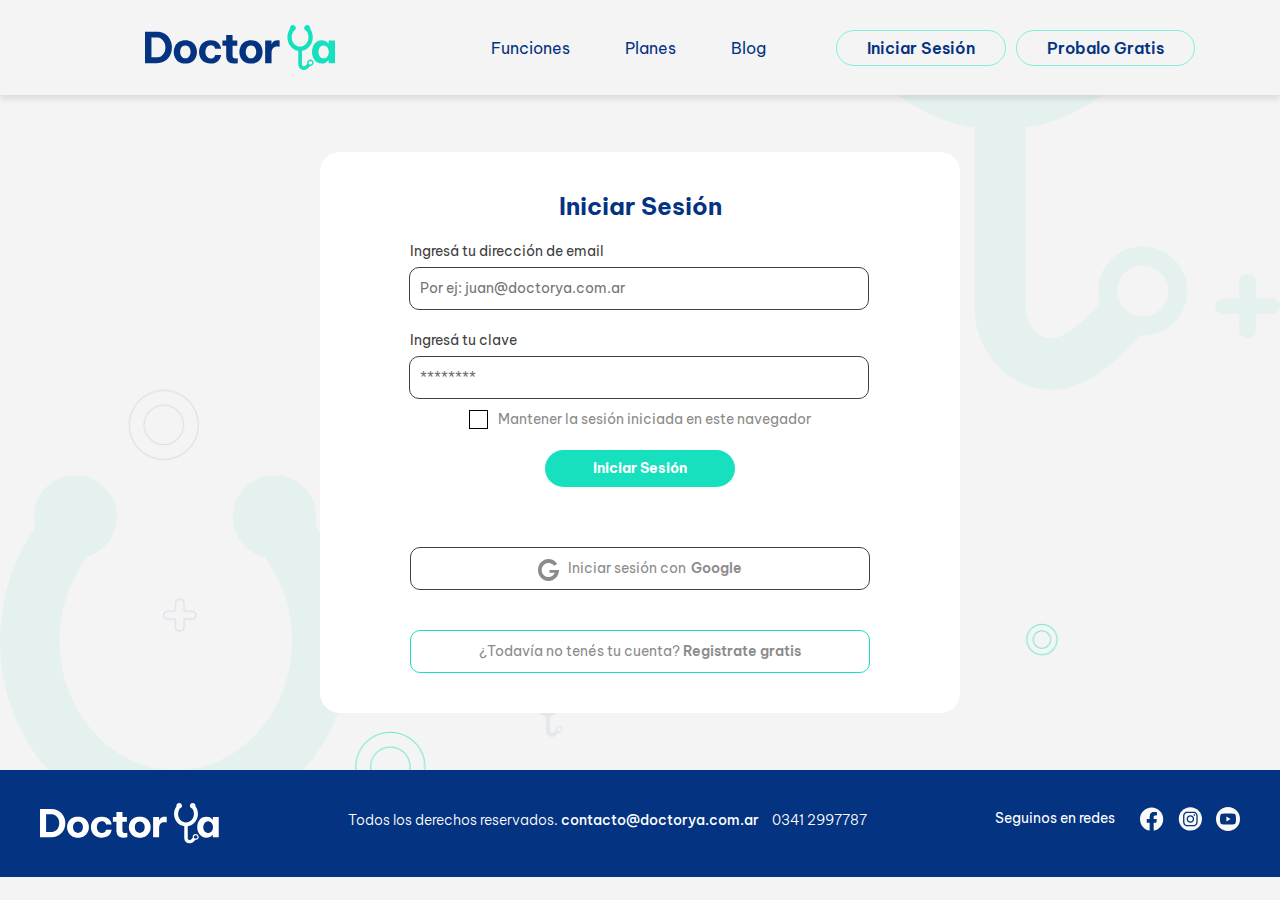
<file: login.html>
<!DOCTYPE html>
<html lang="en">
<head>
    <meta charset="UTF-8">
    <meta name="viewport" content="width=device-width, initial-scale=1.0">
    <link rel="preconnect" href="https://fonts.googleapis.com">
<link rel="preconnect" href="https://fonts.gstatic.com" crossorigin>
<link href="https://fonts.googleapis.com/css2?family=Be+Vietnam+Pro:ital,wght@0,100;0,200;0,300;0,400;0,500;0,600;0,700;0,800;0,900;1,100;1,200;1,300;1,400;1,500;1,600;1,700;1,800;1,900&display=swap" rel="stylesheet">
<meta property="og:title" content="Inicio Sesión - Dr.Ya" />
<meta property="og:description" content="Iniciar Sesión" />
<meta property="og:url" content="" />
<meta property="og:image" content="" />

<meta property="og:type" content="website" />
<meta property="og:site_name" content="Nombre del Sitio" />
<meta property="og:locale" content="es_ES" />
<link
  rel="stylesheet"
  href="https://cdn.jsdelivr.net/npm/swiper@11/swiper-bundle.min.css"
/>
<link rel="icon" type="image/png" sizes="32x32" href="./assets/icons/dr-ya-icon.svg">
<link rel="apple-touch-icon" sizes="180x180" href="./assets/icons/dr-ya-icon.svg">
<link rel="icon" type="image/png" sizes="192x192" href="./assets/icons/dr-ya-icon.svg">
<link rel="icon" href="./assets/icons/dr-ya-icon.svg">
<link href="https://unpkg.com/aos@2.3.1/dist/aos.css" rel="stylesheet">
<link href="https://cdn.jsdelivr.net/npm/bootstrap@5.3.3/dist/css/bootstrap.min.css" rel="stylesheet" integrity="sha384-QWTKZyjpPEjISv5WaRU9OFeRpok6YctnYmDr5pNlyT2bRjXh0JMhjY6hW+ALEwIH" crossorigin="anonymous">
<link href="./assets/login.css" rel="stylesheet">



<title>Inicio Sesión - Registro Profesionales</title>
</head>
<body>

  <nav class="navbar">
    <div class="logo">
        <img src="./assets/icons/logo-nav.svg" alt="DoctorYa Logo">
    </div>
    <div class="hamburger">
      <div></div>
      <div></div>
      <div></div>
  </div>


    <div class="nav-right">
      <ul class="nav-links">
          <li><a href="#">Funciones</a></li>
          <li><a href="#">Planes</a></li>
          <li><a href="#">Blog</a></li>
      </ul>
      <div class="nav-buttons">
          <a href="#" class="btn btn-outline">Iniciar Sesión</a>
          <a href="#" class="btn btn-outline">Probalo Gratis</a>
      </div>
  </div>
</nav> 

<div class="dashboard-container">

  <img class="logo-mobile" src="./assets/icons/logo-nav.svg" alt="Logo DoctorYa">
  
<div class="login-container">
  <h2>Iniciar Sesión</h2>
  <form class="login-form">
    <div class="input-group">
      <label for="email">Ingresá tu dirección de email</label>
      <input type="email" id="email" placeholder="Por ej: juan@doctorya.com.ar" required>
    </div>
    <div class="input-group">
      <label for="password">Ingresá tu clave</label>
      <input type="password" id="password" placeholder="********" required>
    </div>
    <div class="checkbox-group">
      <input type="checkbox" id="remember-me">
      <label for="remember-me">Mantener la sesión iniciada en este navegador</label>
    </div>
    <button type="submit" class="login-btn">Iniciar Sesión</button>
    <div class="google-login">
      <button type="button" class="google-btn">
        <span class="google-icon">
        
          <img src="./assets/icons/google-simbol.svg" alt="Google Icon" />
        </span> 
        Iniciar sesión con <strong>Google</strong>
      </button>
    </div>
    <div class="signup-link">
      <p>¿Todavía no tenés tu cuenta? <a href="#">Registrate gratis</a></p>
    </div>
  </form>
</div>

</div>





<!-- Footer para versión desktop -->
<footer class="footer-container">
  <div class="footer-content">
    <div class="footer-logo">
      <img src="./assets/img/drya-blanco.svg" alt="Logo DoctorYa">
    </div>
    <div class="footer-info">
      <p>Todos los derechos reservados. <a href="mailto:contacto@doctorya.com.ar">contacto@doctorya.com.ar</a> 0341 2997787</p>
    </div>
    <div class="footer-social">
      <p>Seguinos en redes</p>
      <div class="social-icons">
        <a href="#"><img src="./assets/icons/face.svg" alt="Facebook"></a>
        <a href="#"><img src="./assets/icons/ig.svg" alt="Instagram"></a>
        <a href="#"><img src="./assets/icons/yt.svg" alt="YouTube"></a>
      </div>
    </div>
  </div>
</footer>









    <script src="https://unpkg.com/aos@2.3.1/dist/aos.js"></script>
    <script>
        AOS.init();
      </script>
  <script src="https://cdn.jsdelivr.net/npm/swiper@11/swiper-bundle.min.js"></script>
    <script src="https://cdn.jsdelivr.net/npm/bootstrap@5.3.3/dist/js/bootstrap.bundle.min.js" integrity="sha384-YvpcrYf0tY3lHB60NNkmXc5s9fDVZLESaAA55NDzOxhy9GkcIdslK1eN7N6jIeHz" crossorigin="anonymous"></script>
<script>
// Manejar botón de registro de clínica
document.getElementById('btn-clinica').addEventListener('click', function() {
  // Ocultar ambos botones
  document.querySelectorAll('.ingreso-btn').forEach(btn => {
    btn.style.display = 'none';
  });

  // Mostrar formulario de clínica
  document.getElementById('form-clinica').classList.add('active');
  document.getElementById('form-profesional').classList.remove('active');
});

// Manejar botón de registro de profesional
document.getElementById('btn-profesional').addEventListener('click', function() {
  // Ocultar ambos botones
  document.querySelectorAll('.ingreso-btn').forEach(btn => {
    btn.style.display = 'none';
  });

  // Mostrar formulario de profesional
  document.getElementById('form-profesional').classList.add('active');
  document.getElementById('form-clinica').classList.remove('active');
});


</script>
<script>
  //Menu mobile
  const hamburger = document.querySelector('.hamburger');
const navbar = document.querySelector('.navbar');

hamburger.addEventListener('click', () => {
    navbar.classList.toggle('active');
});


document.querySelectorAll('.nav-links a').forEach(link => {
    link.addEventListener('click', function() {
        document.querySelector('.navbar').classList.remove('active');
    });
});

</script>

  </body>
</html>
</file>
<file: assets/home.css>
/* General Styles */
body, html {
    margin: 0;
    padding: 0;
    font-family: 'Be Vietnam Pro', sans-serif;
    background-color: #F4F4F4;
    overflow-x: hidden;
}

/* Navbar Styles */

.navbar {
    display: flex;
    justify-content: space-between;
    align-items: center;
    padding: 25px;
    background-color: #F4F4F4;
    box-shadow: 0px 4px 6px rgba(0, 0, 0, 0.1);
}

/* Logo */
.logo img {
    width: 190px; 
    margin-left: 120px;
}


.nav-right {
    display: flex;
    align-items: center;
    margin-right: 60px;
}


.nav-links {
    list-style: none;
    display: flex;
    margin: 0;
    padding: 0;
    margin-right:30px; 
}

.nav-links li {
    margin: 0 15px;
    margin-right: 40px;
}

.nav-links a {
    text-decoration: none;
    color: #043381;
    font-weight: 400;
    font-size: 1rem;
}

.nav-links a:hover {
    color: #7CF1DD;
}

/* Navigation Buttons */
.nav-buttons {
    display: flex;
    gap: 10px;
}

.btn {
    padding: 5px 30px;
    border-radius: 25px;
    font-size: 1rem;
    text-decoration: none;
    text-align: center;
    font-weight: 600;
    transition: all 0.3s ease;
}

.btn-outline {
    border: 1px solid #7CF1DD;
    color: #043381;
    background-color: transparent;
}

.btn-outline:hover {
    background-color: #7CF1DD;
    color: #ffffff;
}

.btn-primary {
    background-color: #7CF1DD;
    color: #043381;
    border: 1px solid transparent;
}

.btn-primary:hover {
    background-color: #043381;
    color: #ffffff;
}


.hamburger {
    display: none;
    flex-direction: column;
    cursor: pointer;
    margin-right: 20px;
}

.hamburger div {
    width: 25px;
    height: 3px;
    background-color: #043381;
    margin: 5px 0;
    transition: 0.4s;
}


@media (max-width: 768px) {
    .nav-right {
        display: none;
        position: absolute;
        top: 60px;
        left: 0;
        width: 100%;
        background-color: #F4F4F4;
        flex-direction: column;
        align-items: center;
        box-shadow: 0px 4px 6px rgba(0, 0, 0, 0.1);
    }

    .nav-links {
        flex-direction: column;
        margin: 0;
        padding: 10px 0;
        text-align: center;
    }

    .nav-links li {
        margin: 10px 0;
        margin-right: 0;
    }

    .nav-buttons {
        flex-direction: column;
        width: calc(100% - 40px); 
        padding: 10px 0;
    }

    .btn {
        width: 100%;
        padding: 10px 20px;
        box-sizing: border-box;
    }

    .hamburger {
        display: flex;
    }

    .navbar.active .nav-right {
        display: flex;
    }

    .navbar.active .hamburger div:nth-child(1) {
        transform: rotate(-45deg) translate(-5px, 6px);
    }

    .navbar.active .hamburger div:nth-child(2) {
        opacity: 0;
    }

    .navbar.active .hamburger div:nth-child(3) {
        transform: rotate(45deg) translate(-5px, -6px);
    }
    .logo img {
        margin-left: 10px;
    }
}


/* DASHBOARD INGRESO */ 


/* Contenedor principal del dashboard */
.dashboard-container {
  display: flex;
  justify-content: space-between;
  align-items: center;
  padding: 10px;
  max-width: 1300px;
  margin: 0 auto;
  height: 75vh;
  
  background-image: url('img/fondo-dash.png'); 
  background-size: cover; 
  background-position: center; 
  background-repeat: no-repeat;
}

/* Cuadrado gris para el video */
.video-section {
  background-color: #e0e0e0;
  width: 610px;
  height: 450px;
  display: flex;
  justify-content: center;
  align-items: center;
  margin-right: 20px;
}

.ingreso-section {
  position: relative;
  width: 650px;
  height: 497px;
  background-color: #ffffff;
  border-radius: 20px;
  display: flex;
  flex-direction: column;
  justify-content: center;
  align-items: center;
  gap: 20px; 
  box-shadow: 0 4px 8px rgba(0, 0, 0, 0.1); 
}
.ingreso-btn {
  background-color: #D1E3EE;
  border: none;
  color: #414141;
  font-size: 18px;
  font-weight: 400;

  padding: 5px 60px;
  text-align: center;
  border-radius: 10px;
  cursor: pointer;
  width: 400px;
}

.ingreso-btn strong {
  font-weight: bold;
}

.ingreso-btn:hover {
  background-color: #043381;
  color: #D1E3EE;
}








/* FOOTER */

.footer-container {
  background-color: #043381;
  padding: 30px ;
  
}

.footer-content {
  display: flex;
  justify-content: space-between;
  align-items: center;
  max-width: 1200px;
  margin: 0 auto;
  color: #fff;
}

.footer-logo img {
  width: 180px;
}

.footer-info {
  text-align: center;
  font-size: 14px;
  font-weight: 300;
  margin-top: 10px;
}

.footer-info a {
  color: #fff;
  text-decoration: none;
  font-weight: 500;
  margin-right: 10px;
}


.footer-social {
  display: flex;
  align-items: center;
  gap: 15px; 
  margin-bottom: 10px;
}

.social-icons a {
  display: inline-block;
  margin-left: 10px;
  font-weight: 300;
}

.social-icons img {
  width: 24px;
  height: 24px;
}

.footer-social p {
  margin: 0;
  font-size: 14px;
}

.logo-mobile {
  display: none;
  width: 150px;
  height: auto;
}

@media (max-width: 768px) {
  .dashboard-container {
    flex-direction: column;
    justify-content: center;
    background-color: #ffffff;
    min-height: 100vh;
  }

  .video-section {
    display: none; 
  }

  .logo-mobile {
    display: block !important; 
    margin-bottom: 10px;
    width: 190px;
    margin-top: 20px;
  
  }

  .ingreso-section {
    width: 90%;
    box-shadow: none;
    background-color: #ffffff; 
    padding: 10px;
    border-radius: 20px; 
    display: flex;
    flex-direction: column;
    align-items: center;
    justify-content: center;
  }
  .ingreso-btn {
    width: 100%;
    margin-bottom: 10px;
    padding: 8px;
    font-size: 14px;
    border-radius: 10px;
  }

  .navbar {
    display: none; 
  }

  .footer-container{
    display: none;
  }
}

/* FORMS CLINICA Y PROFESIONAL DINAMICOS */


.registro-form {
  display: none;
  width: 600px;
  padding: 10px;
}

.registro-form.active {
  display: block;
}
.registro-form h2 {
  font-size: 18px;
  font-weight: 400;
  color: #414141;
}

/* Inputs */
input, select {
  width: 100%;
  padding: 8px;
  margin-bottom: 15px;
  border-radius: 10px;
  border: 1px solid #414141;
  font-size: 12px;
 color: #414141;
}

.input-group {
  display: flex;
  justify-content: space-between;

}


.input-group input, .input-group select {
  width: 48%;
 
}

.input-group input:first-child {
  border-top-right-radius: 10px !important;
  border-bottom-right-radius: 10px !important;
}

.input-group input:last-child {
  border-top-left-radius: 10px !important;
  border-bottom-left-radius: 10px !important;
}


.radio-group {
  display: flex;
  align-items: center;
  justify-content: flex-start;
  gap: 10px; 
  width: 100%; 
  margin-bottom: 20px;
}

.radio-group label {
  font-size: 12px;
  margin-right: 5px;
  margin-left: 10px;
  
}

.radio-group input[type="radio"] {
  margin-right: 3px; 
  
  margin-top: 10px;
  width: 10px !important;
  height: 10px !important;

  appearance: none;
  -webkit-appearance: none;
  border: 1px solid #ccc;
  background-color: #ccc; 
  cursor: pointer;
  border-radius: 0;

}
.radio-group input[type="text"] {
  width: 50%; 
  border-radius: 10px; 
}
.radio-group input[type="radio"]:checked {
  background-color: #000; 
}

.radio-buttons {
  width: 50%; 
  display: flex;
  align-items: center;
  justify-content: center;
}



#nombre-clinica {

  margin-top: 10px;
}

.guardar-btn {
  background-color: #16E0BD;
  border: none;
  padding: 5px;
  border-radius: 20px;
  color: white;
  font-size: 18px;
  font-weight: 700;
  cursor: pointer;
  width: 185px; 
  height: 40px;
  display: block;
  margin: 20px auto; 

}

.guardar-btn:hover {
  border: 1px solid #16E0BD;
  background-color: white;
  color: #414141;
}

/* Párrafo debajo del formulario */
.registro-form p {
  font-size: 10px;
  color: #666666;
  margin-top: -10px;
}

@media (max-width: 768px) {
  .registro-form {
    width: 350px;
    padding: 10px;
    margin-top: 30px;
    
  }



  .radio-group {
    gap: 15px;
    flex-direction: column;
  }
  .radio-group input[type="text"] {
    width:330px; 
    
  }
 
  
  .radio-buttons {
    width: 100%;
  }
  
  .radio-group input[type="radio"] {
    width: 20px;
    height: 20px;
  }

  .guardar-btn {
    width: 100%;
  }
}
</file>
<file: assets/interna.css>
html, body {
  height: 100%; 
  margin: 0;
  padding: 0;
}
@import url('https://fonts.googleapis.com/css2?family=Be+Vietnam+Pro:ital,wght@0,100;0,200;0,300;0,400;0,500;0,600;0,700;0,800;0,900;1,100;1,200;1,300;1,400;1,500;1,600;1,700;1,800;1,900&display=swap');
/* FOOTER */

.footer-container {
    background-color: #043381;
    padding: 35px ;
   z-index: 2;
   position: relative;

    
  }
  
  .footer-content {
    display: flex;
    justify-content: space-between;
    align-items: center;
    max-width: 1200px;
    margin: 0 auto;
    color: #fff;
  }
  
  .footer-logo img {
    width: 180px;
  }
  
  .footer-info {
    text-align: center;
    font-size: 14px;
    font-weight: 300;
    margin-top: 10px;
  }
  
  .footer-info a {
    color: #fff;
    text-decoration: none;
    font-weight: 500;
    margin-right: 10px;
  }
  
  
  .footer-social {
    display: flex;
    align-items: center;
    gap: 15px; 
    margin-bottom: 10px;
  }
  
  .social-icons a {
    display: inline-block;
    margin-left: 10px;
    font-weight: 300;
  }
  
  .social-icons img {
    width: 24px;
    height: 24px;
  }
  
  .footer-social p {
    margin: 0;
    font-size: 14px;
  }
  
  .logo-mobile {
    display: none;
    width: 150px;
    height: auto;
  }
  .logo-dr {
    margin-left: 60px
  }
  @media (max-width: 768px) {
  
  
    .logo-mobile {
      display: block !important; 
      margin-bottom: 10px;
      width: 190px;
      margin-top: 20px;
    
    }
  

    .footer-container{
      display: none;
    }
  }  






  .dashboard {
    display: flex;
   
     flex-direction: column;
  

  }
  


@media (min-height:1000px)
{
  .dashboard{
    height: auto;
  }
  .inicio-section{
    height: 85vh;
  }
}


  /* Sidebar (menú lateral) */
  .sidebar {
    width: 290px;
    height: auto;
    background-color: #FCFAF9;
    padding-top: 20px;
    position: fixed;
    top: 60px; 
    bottom:100px;
    left: 0;
    z-index: 1;
    box-shadow: 2px 0px 10px rgba(0, 0, 0, 0.1);
    transition: transform 0.3s ease-in-out, width 0.3s ease;
  }
  
  .sidebar.closed {
    width: 90px;
  
  }

  .sidebar ul {
    display: none;
  }
  
  .sidebar.open ul {
    display: block;
  }

  .sidebar-header {
    display: flex;
    justify-content: space-between;
    align-items: center;
    padding: 10px;
  }
  .menu-list .menu-item.active {
  
    color: white;
  } 
  .toggle-menu {
    display: flex;
    justify-content: center;
    align-items: center;      
    height: 100px;        
     
  }
  .sidebar.closed .toggle-menu {
    justify-content: center;  
  }
 
  
  .sidebar .close-menu {
    justify-content: flex-end; 
    margin-left: 200px; 
    display: none;
    
  }     
  
  .menu-icon img {
    width: 24px;  
    height: auto;
    cursor: pointer;
  }
  .sidebar.open .close-menu {
    display: flex;
    justify-content: center;
    align-items: center;
  }
  
  .sidebar.closed .open-menu {
    display: flex;
  }
  
  .sidebar.open .open-menu {
    display: none;
  }
  



  .menu-list {
    list-style: none;
    padding: 0;
  }
  .menu-item {
    padding: 15px 60px;
    font-size: 16px;
    font-weight: 600;
    cursor: pointer;
  

  }  



  .menu-item a {
    text-decoration: none;
    font-size: 16px;
    color: #00316E;
    font-family: 'Be Vietnam Pro';
  }
  
  .menu-item:hover {
    background-color: #16E0BD;
  }
  
  .logo-mobile {
    display: none;
  }
  
  
  .submenu-item{
    list-style-type: none;
    padding-left: 100px;
    margin: 0;
  }
  
  .submenu-item a {
    color: #043381;
    font-size: 16px;
    font-weight: 300;
    font-family: 'Be Vietnam Pro';
    text-decoration: none;
  }
  
  .submenu-item a:hover {
    text-decoration: underline;
 
  }

  /* Main Content */
  .main-content {
    flex: 1;
    padding-left: 0;
    padding-top: 100px; 
  }
  
  .main-content section:not(#inicio) {
    transition: margin-left 0.3s ease, width 0.3s ease;
    width: calc(100% - 90px); /* Espacio disponible cuando el sidebar está cerrado */
    margin-left: 90px;
  }
  
  /* Cuando el sidebar está abierto */
  .sidebar.open + .main-content section:not(#inicio) {
    margin-left: 290px; 
    width: calc(100% - 290px); 
  }


  @media (max-width: 768px) {
    .main-content section {
      width: 100%;
      margin-left: 0;
    }
  }



  /* Header */
  .header {
    display: flex;
    justify-content: space-between;
    align-items: center;
    padding: 25px;
    width: 100%;
    position: fixed;
    top: 0;
    left: 0;
    background-color: #F4F4F4;

    z-index: 999;

  }
  .logo img {
    width: 200px; 
    
  }
  .header-icons {
    display: flex;
    align-items: center;
  }
  
  .notification-icon,
  .account-btn {
    margin-right: 20px;
  }
  
  .account-btn {
    padding: 8px 50px;
    border: 1px solid #16e0bd;
    border-radius: 20px;
    background-color: transparent;
    font-size: 14px;
    font-weight: 700;
    color: #043381;
    cursor: pointer;
    margin-right: 20px;
    margin-left: 30px;
    font-family: 'Be Vietnam Pro';
  }
  
  .notification-icon img {
    width: 24px;
    cursor: pointer;
  }
 
 
/* Menú desplegable oculto inicialmente */
.account-dropdown.hidden {
  display: none;
}

/* Estilo del menú desplegable */
.account-dropdown {
  position: absolute;
  top: 70px;
  right: 20px;
  background-color: #F4F4F4;
  border-radius: 20px;
  width: 300px;
  box-shadow: 0 4px 10px rgba(0, 0, 0, 0.1);
  padding: 20px;
}

.account-menu {
  display: flex;
  flex-direction: column;
  align-items: center;
  text-align: center;
}

.profile-icon .avatar {
  width: 80px;
  height: 80px;
  border-radius: 50%;
  margin-bottom: 10px;
}

.account-name {
  font-size: 18px;
  font-weight: 500;
  color: #043381;
 margin-bottom: 0;
}

.account-options {
  list-style: none;
  padding: 0;
}

.account-options li {
  margin: 10px 0;
}

.account-options a {
  color: #043381;
  text-decoration: none;
  font-size: 16px;
  font-weight: 400;
}

.account-options a:hover {
  text-decoration: underline;
}

.logout {

  font-weight: 500 !important;
}

 /* Sección de inicio */

.inicio-section {
    display: flex;
    flex-direction: column;
    justify-content: center;
    align-items: center;
    text-align: center;
  
    padding: 50px 20px;
    margin: 0;
    
  }
  
  .profile {
    display: inline-block;
    margin-bottom: 30px; 
  }
  
  .profile-img {
    width: 120px;
    margin-bottom: 10px;
  }
  
  h2 {
    font-size: 24px;
    font-weight: 700;
    color: #043381;
    font-family: 'Be Vietnam Pro';
  }
  
  .highlight-text {
    color: #16E0BD;
  }
  
  .options-grid {
    display: grid;
    grid-template-columns: repeat(2, 1fr);
    gap: 20px;
    margin: 0 auto;
   
  }
  
  .option-btn {
    background-color: #F4F4F4;
    border: none;
    color: #043381;
    font-weight: 500;
    padding: 20px;
    width: 295px; 
    height: 104px;
    border-radius: 20px;
    font-size: 16px;
    cursor: pointer;
    font-family: 'Be Vietnam Pro';
  }
  
  .message-box {
    margin-top: 20px;
    width: 42%;
    position: relative;
  }
  
  .input-container {
    position: relative;
    width: 100%;
  }
  
  .message-box input {
    width: 100%;
    padding: 10px 45px 10px 15px; 
    border-radius: 20px;
    border: 1px solid #414141;
    font-size: 16px;
    color: #8B8B8B;
    font-weight: 400;
    box-sizing: border-box;
  }
  
  .send-button {
    position: absolute;
    right: 10px;
    top: 50%;
    transform: translateY(-50%);
    background: transparent;
    border: none;
    cursor: pointer;
  }
  
  .send-button img {
    width: 24px; 
    height: 24px;
  }
  

  

@media (max-width: 768px) {
  
  .sidebar {
    width: 100% !important;
    height: 80px;
    background-color: #F4F4F4;
    position: fixed;
    top: 0;
    left: 0;
    z-index: 999;
    display: flex;
    justify-content: space-between;
    align-items: center;
    padding: 0px 20px;
    box-shadow: 0 2px 10px rgba(0, 0, 0, 0.1);
    transition: all 0.3s ease;
  }

  /* Ocultar el contenido del menú inicialmente */
  .menu-list {
    display: none;
    position: absolute;
    top: 80px;
    left: 0;
    width: 100%;
    background-color: #F4F4F4;
    padding: 0;
    list-style: none;
    box-shadow: 0 2px 10px rgba(0, 0, 0, 0.1);
  }

  /* Mostrar menú al abrir */
  .sidebar.open .menu-list {
    display: block;
  }

  /* Cambiar iconos en mobile */
  .open-menu {
    display: block;
  }
  
  .close-menu {
    display: none;
  }

  .sidebar.open .open-menu {
    display: none;
  }
  
  .sidebar.open .close-menu {
    display: block;
  }

  .menu-item {
    padding: 15px;
    text-align: center;
  } 

  .submenu-item {
    text-align: center;
    padding: 15px;
  }


  .menu-item a {
    color: #043381;
    text-decoration: none;
    font-weight: 600;
  }

  .logo-mobile {
    display: block; 
  }

  .header{
    display: none;
  }

  .toggle-menu{
    margin-right: 30px;
  }


/* Ajuste general para la sección */
.inicio-section {
  display: flex;
  flex-direction: column;
  justify-content: center;
  align-items: center;
  text-align: center;
  height: 100vh;
  padding: 0 20px 30px 20px; 
  margin: 0;
  overflow: hidden;
}

/* Imagen de perfil */
.profile {
  display: inline-block;
  margin-bottom: 200px; 
  margin-top: 80px;

}
.profile-img{
  width: 60%;
}
/* Botones de opciones */
.options-grid {
  display: grid;
  grid-template-columns: 1fr 1fr; 
  gap: 10px;
  width: 100%; 
}

/* Botones más grandes y estirados */
.option-btn {
  background-color: #F4F4F4;
  border: none;
  color: #043381;
  font-family: 'Be Vietnam Pro';
  font-weight: 500;
  padding: 10px;
  width: 100%; 
  max-width: 295px; 
  height: 60px;
  border-radius: 20px;
  font-size: 12px;
  cursor: pointer;
}

/* Caja de mensaje al final */
.message-box {
  margin-top: 20px;
  width: 100%;
  max-width: 350px; /* Limita el ancho para que no sea demasiado grande */
  position: relative;
  
}

/* Ajustes del input */
.message-box input {
  width: 100%;
  padding: 10px 45px 10px 15px;
  border-radius: 20px;
  border: 1px solid #414141;
  font-size: 16px;
  font-family: 'Be Vietnam Pro';
  color: #8B8B8B;
  font-weight: 400;
  box-sizing: border-box;
}

/* Botón de envío */
.send-button {
  position: absolute;
  right: 10px;
  top: 50%;
  transform: translateY(-50%);
  background: transparent;
  border: none;
  cursor: pointer;
}

.send-button img {
  width: 24px;
  height: 24px;
}




}
@media (max-width: 400px){
  .profile {
  
    margin-bottom: 80px; 
    margin-top: 10px;
    
  }
  .inicio-section{
    height: 80vh;
  }
}

/* Desktop no cambia */
@media (min-width: 769px) {
  .sidebar {
    width: 290px;
    height: 100%;
    background-color: #F4F4F4;
    position: fixed;
    top: 60px;
    left: 0;
    z-index: 1;
    display: block;
    padding-top: 20px;
    
  }

  .menu-list {
    display: block;
    list-style: none;
    padding: 0;
  }

  .menu-item {
    padding: 15px 70px;
    font-size: 16px;
    font-weight: 600;
  }

  .menu-item a {
    color: #00316E;
    text-decoration: none;
  }

  .toggle-menu {
    display: flex;
    justify-content: center;
    align-items: center;      
    height: 100px;        
  }

  .sidebar.closed {
    width: 90px;
  }

  .sidebar.closed .menu-list {
    display: none;
  }

  .sidebar.open ul {
    display: block;
  }
}




/* AGENDA */

/* Estilos generales para la agenda */
.agenda-section {
  padding: 20px;
}

.agenda-header {
  display: flex;
  flex-direction: column; 
  align-items: flex-start;
  margin-bottom: 20px;
}

.agenda-header h1 {
  font-size: 24px;
  font-weight: 700;
  font-family: 'Be Vietnam Pro';
  color: #16E0BD;
  margin-right: auto; 
  margin-bottom: 20px;
}

.agenda-controls {
  display: flex;
  gap: 20px;
  width: 100%;
}

.agenda-select {
  padding: 10px 30px 10px 10px;
  height: 37px;
  border-radius: 10px;
  border: 1px solid #414141;
  font-family: 'Be Vietnam Pro';
  font-size: 12px;
  font-weight: 400;
  width: 190px;
   -webkit-appearance: none; 
  -moz-appearance: none;
  appearance: none;
  background: url('../assets/icons/arrow-down.svg') no-repeat right 20px center; 
  background-size: 13px;
}

.search-wrapper {
  position: relative;
  display: inline-block;
  width: 398px; 
}

.agenda-search {
  padding: 10px 40px 10px 10px; 
  border-radius: 10px;
  border: 1px solid #414141;
  font-family: 'Be Vietnam Pro';
  font-size: 12px;
  width: 398px;
  height: 37px; 
}
.search-icon {
  position: absolute;
  right: 15px; 
  top: 50%;
  transform: translateY(-50%);
  width: 16px;
  height: 16px;
}

.agenda-search::placeholder {
  color: #8B8B8B;
  font-family: 'Be Vietnam Pro';
}



/* Parte de la cabecera inferior */
.agenda-top {
  display: flex;
  justify-content: space-between;
  align-items: center;
  margin-top: 20px;
}

.agenda-top h2 {
  font-size: 24px;
  font-weight: 700;
  color: #043381;
}

.add-turno-btn {
  padding: 8px;
  background-color: transparent;
  border: 1px solid #043381;
  font-family: 'Be Vietnam Pro';
  border-radius: 20px;
  color: #16E0BD;
  font-size: 12px;
  font-weight: 700;
  cursor: pointer;
  width: 190px;
  height: 37px;
}

.linea-divisoria {
  height: 4px;
  background-color: #D9D9D9;
  border: none; 
  margin-top: 10px; 
  width: 100%; 
}

/* Cards container */
.cards-container {
  display: grid;
  grid-template-columns: repeat(3, 1fr);
  gap: 20px;
  margin-top: 20px;
  margin-bottom: 60px;
}

/* Estilos de cada card */
.agenda-card {
  background-color: #F4F4F4;
  padding: 20px;
  border-radius: 12px;
  box-shadow: 0 2px 10px rgba(0, 0, 0, 0.1);
  text-align: left;
  transition: transform 0.3s ease-in-out;
}

.agenda-card:hover {
  transform: translateY(-5px);
}

/* Header de cada card */
.card-header {
  display: flex;
  justify-content: space-between;
  align-items: center;
  margin-bottom: 10px;
}

.card-header h3 {
  font-size: 24px;
  font-weight: 700;
  color: #043381;
  font-family: 'Be Vietnam Pro';
  margin-bottom: 1px;
}
.agenda-card p {
  color: #414141;
  font-size: 14px;
  font-weight: 300;
  margin-bottom: 5px;
  font-family: 'Be Vietnam Pro';
  line-height: 14px;

}

.settings-icon {
  width: 20px;
  height: 20px;
}

/* Horarios */
.horarios {
  display: flex;
  flex-wrap: wrap;
  gap: 5px;
  margin-bottom: 10px;
  font-family: 'Be Vietnam Pro';
}

.hora {
  background-color: #043381;
  font-family: 'Be Vietnam Pro';
  color: white;
  text-align: center;
  border-radius: 5px;
  font-size: 10px;
  font-weight: 400;
  width: 64px;
  height: 13px;
}

/* Footer de la card */
.card-footer {
  display: flex;
  justify-content: space-between;
  align-items: center;
  margin-top: 20px;
}

.copy-link {
  text-decoration: none;
  font-size: 14px;
  font-weight: 400;
  color: #414141;
  cursor: pointer;
  border-bottom: 1px solid #16E0BD; 
  font-family: 'Be Vietnam Pro';
}
.copy-link:hover {
  color: #00316E; 
  border-bottom: 1px solid #00316E; 
}


.ver-mas-btn {
  padding: 5px 30px;
  background-color: transparent;
  border: 2px solid #16E0BD;
  border-radius: 20px;
  color: #043381;
  font-size: 14px;
  font-weight: 500;
  font-family: 'Be Vietnam Pro';
  cursor: pointer;
  transition: all 0.3s ease-in-out;
}

.ver-mas-btn:hover {
  background-color: #16E0BD;
  color: white;
}

.agenda-card p:last-of-type {
  margin-bottom: 10px; 
  border-bottom: 1px solid #000000; 
  padding-bottom: 10px; 
}



/* Kinesiologia Agenda */
.kinesiologia-agenda {
  padding: 20px;
  width: 100%;
}
.kinesiologia-agenda h1 {
  font-family: "Be Vietnam Pro";
  font-weight: 700;
  font-size: 24px;
  color: #16E0BD;
  margin-bottom: 20px;
}



.agenda-header-kinesio {
  display: flex;
  justify-content: space-between;
  align-items: center;
  flex-wrap: wrap;
  width: 100%;
}

/* Parte izquierda de los filtros */
.agenda-filters {
  display: flex;
  gap: 20px;
  align-items: center;
  flex-grow: 1;
 
}


.input-container{
  position: relative;
  display: flex;
  align-items: center;
  width: 100%;
}

.input-container input {
  padding: 10px 15px 10px 40px; 
  border: 1px solid #414141;
  border-radius: 8px;
  font-family: 'Be Vietnam Pro', sans-serif;
  font-size: 14px;
  color: #414141;
  width: 100%;
}

/* Posicionamiento del ícono de búsqueda */
.input-container .search-icon {
  position: absolute;
  left: 15px;
  width: 16px; 
  height: 16px;
}

/* Botones alineados a la derecha */
.agenda-actions {
  display: flex;
  align-items: center;
  gap: 20px;

}

.add-turno-btn-kine {
  border: 1px solid #043381;
  color: #16E0BD;
  background-color: transparent;
  padding: 8px 50px;
  border-radius: 20px;
  font-family: 'Be Vietnam Pro', sans-serif;
  font-size: 12px;
  cursor: pointer;
  font-weight: 700;
}

.cancelacion-btn {
  background-color: #FF0000;
  color: #fff;
  border: none;
  padding: 10px 30px;
  border-radius: 20px;
  font-family: 'Be Vietnam Pro', sans-serif;
  font-size: 12px;
  cursor: pointer;
  font-weight: 700;
}

/* Agenda contenido */
.agenda-content {
  display: flex;
  justify-content: space-between;
  align-items: center;
  width: 100%;
  margin-top: 60px;
}

.agenda-title {
  font-size: 24px;
  font-weight: 700;
  color: #043381;
}

.agenda-title-container {
  display: flex;
  justify-content: space-between;
  align-items: center;
  width: 100%;
}

.divider-2{
  border: none;
  height: 4px;
  background-color: #D9D9D9;
  margin: 10px 0; 
}



/* Tabla de la agenda */
.agenda-tabla {
  padding: 10px 0;
}

.tabla-header {
  text-align: center;
  background-color: #043381;
  padding: 1px;
  border-radius: 20px 20px 0 0;
}


.agenda-fecha {
  font-size: 22px;
  font-weight: 700;
  color: white;
  font-family: 'Be Vietnam Pro';
  margin-top: 5px;
}

/* Contenedor de la tabla */
.tabla-container {
  width: 100%;
  background-color: #F4F4F4;
}

.tabla-row {
  display: grid;
  grid-template-columns: 100px repeat(4, 1fr);
  gap: 10px;
  align-items: center;
  border-bottom: 1px solid #414141;
  padding: 10px 0;
}

/* Estilo de la hora */
.hora-label {
  background-color: #043381;
  color: white;
  font-weight: 400;
  font-size: 12px;
  height: 100%;
  width: 63px;
  display: flex;
  justify-content: center;
  align-items: center;
  text-align: center;
  border-radius: 10px;
  margin-left: 10px;
}

/* Contenedor de los turnos */
.turnos-column {
  display: grid;
  grid-template-rows: repeat(2, auto);
  gap: 10px;
}

/* Estilos de los turnos */
.turno-item {
  padding: 5px;

 font-family: 'Be Vietnam Pro';
  height: 30px;
  text-align:left;
  font-size: 12px;
  font-weight: 400;
  color: #000000;
}

.turno-item.verde {
  background-color: #38A18F;
  color: #FFFFFF;
}
.turno-item.verde-agua {
  background-color: #16E0BF;

}
.turno-item.marron {
background-color: #8B533C;
color: white;
}

.turno-item.celeste {
  background-color:#16C0E0 ;
}
.turno-item.gris {
  background-color: #D9D9D9
}
.turno-item.azul {
  background-color:#043381 ;
  color: white;
}
.turno-item.azul-claro {
  background-color:#388FA1;
  color: white;
}
.turno-item.verde-oscuro {
  background-color:#3A615A;
  color: white;
}


.turno-item.naranja {
  background-color: #E05016;
  color:#ffffff;
}

.turno-item.disponible {
  border: 2px solid #414141;
  color: #414141;
}

/* Ajuste para los íconos */
.turno-item .icono {
  margin-left: 5px;
}

@media (max-width: 768px) {
  .kinesiologia-agenda {
    padding: 20px;
    overflow-x: hidden;
  }
 

  .search-wrapper {
    margin: 0 auto;
  }



  .agenda-header-kinesio {
    flex-direction: column;
    align-items: flex-start;
    gap: 15px;
  }
  

  .agenda-filters {
    flex-direction: column;
    gap: 10px; 
    width: 100%;
  }

   
  .agenda-actions {
    display: flex;
    justify-content: center;
    width: 100%;
    flex-direction: column;
    align-items: center;
    gap: 10px;
  }

  .add-turno-btn-kine 
 {
    width: 70%; 
    padding: 10px 0;
    max-width: 200px;
    text-align: center;
  }

  .cancelacion-btn {
    margin: 0 auto;
    margin-top: 0;
  }
  .agenda-title {
    display: none;
    font-size: 20px;
    margin-bottom: 10px;
  }

  /* Tabla de la agenda en móviles */
  .tabla-container {
    overflow-x: hidden ; 
    width: 100%;
  }

  .tabla-row {
    grid-template-columns: 1fr; 
    padding: 5px 0;
  }
  
  .hora-label {
    width: 50%;
    text-align: center;
    margin: 0 auto;
  }
  
  .turnos-column {
    display: flex;
    flex-wrap: wrap;
    gap: 5px;
  }

  .turno-item {
    width: calc(50% - 5px); 
    font-size: 10px;
    text-align: center;
  }
}


/* METRICAS */


.metrics-container {
  display: flex;
  justify-content: space-between;
  margin-bottom: 20px;
  margin-top: 50px;
  
}

.metric-card {
  background-color: #F4F4F4;
  border-radius: 15px;
  text-align: center;
  padding: 40px 20px;
  width:32.5%; 
  height: 170px;

}

.metric-card h2 {
  color: #16E0BD;
  font-size: 36px;
  font-weight: 700;
  margin: 0;
}

.metric-card p {
  color: #00316E;
  font-size: 18px;
  font-weight: 500;
  margin-top: 10px;
}


.metric-graph-card {
  background-color: #F4F4F4;
  border-radius: 15px;
  padding: 20px;
  width: 100%; 
}

.graph-placeholder {
  background-color: #F4F4F4 !important;
}
.metric-graph-card h3 {
  color: #00316E;
  font-size: 18px;
  font-weight: 700;
  margin-bottom: 20px;
}

.graph-placeholder {
  background-color: white;
  height: 250px;
  border-radius: 10px;
  display: flex;
  justify-content: center;
  align-items: center;
}

.graph-image {
  width: 100%; 
  height: auto; 
  max-width: 100%; 
  display: block;
}


@media (max-width: 768px) {
  
 .agenda-section{
  overflow-x: hidden;
 }
  .cards-container {
    display: flex;
    flex-direction: column;
    gap: 15px; 
    margin-top: 20px;
    margin-bottom: 20px;
  }

  /* Las tarjetas ocuparán el 100% del ancho */
  .agenda-card {
    width: 100%;
    padding: 10px;
  
    box-shadow: 0 2px 8px rgba(0, 0, 0, 0.1);
  }

  /* Input y select deben ocupar todo el ancho en columna */
  .agenda-controls {
    flex-direction: column;
    gap: 10px; /* Espaciado entre select y input */
    width: 100%;
  }

  .agenda-select {
    width: 100%; 
  }
  .agenda-search{
    width: 84%;
  
  }
 .search-icon{
  display: none;
 }

  /* Ajuste para los botones */
  .add-turno-btn {
    width: 100%;
    margin-top: 10px;
  }

  .agenda-top h2 {
    display: none;

  }

  /* Ajuste del texto y espaciado en las tarjetas */
  .agenda-card p {
    font-size: 12px; /* Tamaño más pequeño en móvil */
    line-height: 18px;
  }

  /* Ajuste de los horarios en las tarjetas */
  .hora {
    width: auto;
    padding: 3px 10px;
    font-size: 10px;
    font-weight: 400;
    height: 20px;
    
  }

  /* Footer de la tarjeta en mobile */
  .card-footer {
  
    gap: 10px;
    align-items: flex-start;
  }

  /* Paginación para móviles */
  .pagination {
    display: flex;
    justify-content: center;
    margin-top: 20px;
    gap: 5px;
  }

  .pagination a {
    padding: 8px;
    border: 1px solid #D9D9D9;
    border-radius: 50%;
    font-size: 14px;
    text-decoration: none;
    color: #414141;
    font-family: 'Be Vietnam Pro';
    transition: background-color 0.3s;
  }

  .pagination a:hover {
    background-color: #16E0BD;
    color: white;
  }

  .pagination a.active {
    background-color: #16E0BD;
    color: white;
    border-color: #16E0BD;
  }

  .metrics-container{
    display: none;
  }
  .metric-graph-card{
    display: none;
  }
  .linea-divisoria{
    display: none;
  }
}



/* AGENDA */

.hidden {
  display: none;
}
/* Estructura general */
.turnos-section {
  padding: 40px;
}
.metrics-container {
  display: flex;
  justify-content: flex-start;
  align-items: center;
  margin-bottom: 20px;
  margin-top: 10px;
}

.metric-card {
  background-color: #F4F4F4;
  border-radius: 20px;
  padding: 20px;
  display: flex;
  flex-direction: column;
  justify-content: center;
  align-items: center;
  text-align: center;
  margin-right: 20px;
  flex: 0 0 35%; /* Los primeros dos cards ocupan el 35% */
}

.metric-card.metric-image-card {
  flex: 1;
  margin-right: 0;
}

.metric-card h2 {
  color: #16E0BD;
  font-size: 50px;
  font-weight: 900;
  margin-bottom: 10px;
  font-family: 'Be Vietnam Pro';
}

.metric-card p {
  color: #043381;
  font-size: 20px;
  font-weight: 700;
  font-family: 'Be Vietnam Pro';
}

.metric-image {
  max-width: 100%;
  height: auto;
}


/* Botones de navegación */

.navigation-buttons {
  display: flex;
  justify-content: flex-start; 
  gap: 15px; 
  margin-bottom: 20px;
}

.nav-btn {
  width: 190px;
  height: 54px;
 background-color: transparent;
  border: 1px solid #043381;
  border-radius: 20px;
  color: #043381;
  font-size: 14px;
  font-weight: 400;
  cursor: pointer;
  text-align: center;
  display: flex;
  justify-content: center;
  align-items: center;
  font-family: 'Be Vietnam Pro';

}

.nav-btn.active {
  background-color: #043381;
  color: white;
  font-weight: 700;
}


/* Sección de filtros */
.filter-section {
  display: flex;
  justify-content: space-between;
  align-items: center;
  margin-bottom: 20px;
  cursor: pointer;
}

.filter-left {
  display: flex;
  align-items: center;
}

.filter-left p {
  font-size: 20px;
  font-weight: 700;
  color: #043381;
  font-family: 'Be Vietnam Pro';
  margin-right: 10px;
  margin-bottom: 5px;
}

.filter-icon {
  width: 16px;
  height: 16px;
}

.filter-right {
  display: flex;
  gap: 5px; /* Espacio entre los enlaces */
}

.filter-link {
  font-size: 14px;
  font-weight: 400;
  font-family: 'Be Vietnam Pro';
  color: #414141;
  text-decoration: none;
}

.filter-link:hover {
  text-decoration: underline;
  color: #043381;
}

/* Contenedor de filtros oculto */
.filters-container {
  display: flex;
  flex-wrap: wrap;
  margin-top: 20px;
  margin-bottom: 20px;
  gap: 20px;
  justify-content: space-between;
}

.left-column, .right-column {
  display: flex;
  flex-direction: column;
  gap: 10px;
}

.left-column {
  width: 35%; 
}

.right-column {
  width: 60%;
}

.input-group {
  display: flex;
  justify-content: space-between;
}

.date-fields {
  display: flex;
  gap: 10px;
}

.date-fields input {
  width: 100%;
  padding: 12px ;
  border: 1px solid #043381;
  border-radius: 10px;
  color: #8B8B8B;
  font-size: 14px;
  font-family: 'Be Vietnam Pro';
  font-weight: 400;
  margin-bottom: 10px;
  
}

.full-width select {
  width: 100%;
  padding: 12px;
  border: 1px solid #043381;
  border-radius: 10px;
  color: #8B8B8B;
  font-weight: 400;
  font-family: 'Be Vietnam Pro';
  font-size: 14px;
  appearance: none; /* Oculta la flecha predeterminada */
  -webkit-appearance: none;
  -moz-appearance: none;

}

.checkbox-group {
  display: flex;
  justify-content: space-between;
  margin-top: 10px;
  color: #8B8B8B;
  font-family: 'Be Vietnam Pro';

  font-size: 14px;
}



.checkbox-group label {
  margin-left: 5px;
  color: #8B8B8B;
  cursor: pointer;
}

.checkbox-group label:hover{
  color: #043381;
}

.filter-select {
  width: 100%;
  padding: 12px;
  border: 1px solid #043381 !important;
  border-radius: 10px;
  color: #8B8B8B;
  font-family: 'Be Vietnam Pro';
  font-weight: 400;
  font-size: 14px;
  margin-bottom: 10px;
  appearance: none; /* Oculta la flecha predeterminada */
  -webkit-appearance: none;
  -moz-appearance: none;
  background: url('./icons/arrow-select.svg') no-repeat right 16px center;
  background-size: 12px; /* Ajusta el tamaño de la imagen */
  background-color: white;
}

.filter-buttons {
  display: flex;
  justify-content: space-between;
  width: 100%;
  margin-top: 20px;
}

.filter-btn {
  width: 190px;
  padding: 15px 40px;
  background-color: #043381;
  color: white;
  font-family: 'Be Vietnam Pro';
  border-radius: 20px;
  cursor: pointer;
  text-align: center;
  font-size: 14px;
  font-weight: 400;
}

.filter-btn.limpiar-btn {
  background-color: #ffffff;
  border: 1px solid #043381;
  color: #043381;
  font-family: 'Be Vietnam Pro';
  font-size: 14px;
  font-weight: 400;
}


/* Tabla de turnos */
.turnos-table-container {
  overflow-x: auto;
  border-radius: 20px;
  background-color: #F4F4F4;
}

.turnos-table {
  width: 100%;
  border-collapse: collapse;
 
}

.turnos-table th,
.turnos-table td {
  padding: 10px 15px;
  text-align: center;
  border-bottom: 1px solid #414141;
  white-space: nowrap; 
  overflow: hidden; 
  text-overflow: ellipsis;

}

.ultimo {
  border-bottom: none !important;
}
.turnos-table th {
  background-color: #043381;
  color: white;
  font-weight: 400;
  font-size: 12px;
  font-family: 'Be Vietnam Pro';

}

.table-cell {
  background-color: #043381;
  color: white;
  font-weight: 300;
  border-radius: 10px;
  padding: 5px; 
  display: inline-block;
  text-align: center;
  min-width: 70px;
  margin: 1px; 
}
.bg-two{
  background-color: #ECECEC;
}

.turnos-table td {
  color: #414141;
  font-size: 12px;
  font-weight: 400;
  font-family: 'Be Vietnam Pro';
}

.cancel-btn {
  color: #FF0000;
  border: 1px solid #FF0000;
  background-color: transparent;
  border-radius: 20px;
  padding: 5px;
  font-family: 'Be Vietnam Pro';
  font-size: 12px;
  cursor: pointer;
}

/* Paginación */
.pagination {
  display: flex;
  justify-content: center;
  align-items: center;
  gap: 10px; 
  margin-top: 20px;
  margin-bottom: 20px;
}

.page-arrow img {
  width: 20px; 
  height: 20px; 
  cursor: pointer;
}

.page-number {
  padding: 5px 10px;
  border-radius: 5px;

  color: #000;
  cursor: pointer;
}

.page-number.active {
 
  color: #000000;
  text-decoration: underline;
}

.page-number:hover, .page-arrow img:hover {
  opacity: 0.8; 
}
.appointment-item {
  display: none;
}
.appointment-item2{
  display: none;
}
/* Estilos para Tablet y Mobile */
@media (max-width: 768px) {
 
  /* General */
  .turnos-section {
    padding: 10px 20px;
  }


  .metrics-container {
    flex-direction: column;
    align-items: flex-start;
  }

  .metric-card {
    flex-direction: row;
    flex: 1;
    width: 100%;
    padding: 10px;
    margin-bottom: 10px;
  }
  .metric-card p {
    margin: 0 10px;
  }

  /* Navegación */
  .navigation-buttons {
    
    align-items: flex-start;
  }

  .nav-btn {
    width: 100%;
    height: 34px;
    border-radius: 10px;
    text-align: left;
    font-size: 12px;
    padding: 5px;
    margin-bottom: 10px;
  }

  /* Sección de Filtros */
  .filter-section {
    flex-direction: column;
    align-items: flex-start;
  
  }

  .filters-container {
    flex-direction: column;
    gap: 10px;
    margin-top: 10px;
  }

  .left-column, .right-column {
    width: 100%;
  }

 .checkbox-group{
  font-size: 10px;
  border: 1px solid #414141;
  padding: 10px;
  border-radius: 10px;
 }

 .filter-buttons {
  display: flex;

  gap: 10px; 
  width: 100%;
  margin-top: 20px;
}

.filter-btn {
  width: 100%; 
  padding: 10px 0;
  border-radius: 20px; 
  text-align: center;

  font-size: 16px;
  font-family: 'Be Vietnam Pro', sans-serif;
}

.limpiar-btn {
  background-color: transparent;
  border:none !important; /* Color del borde */
  color: #043381;
  font-weight: 600;
  font-size: 12px !important;
  text-align: left !important;
}

.buscar-btn {
  background-color: #16E0BD; /* Color del botón */
  border: none;
  color: white;
  font-weight: 600;
  font-size: 12px;
  
}
  /* Tabla de Turnos */
  

  .turnos-table {
    display: none;
   
  }


.appointment-item {
  font-size: 10px;
 
  padding: 10px;
  display: flex;
  flex-direction: column;
  gap: 5px;
  background-color: #F4F4F4;
  border-top-left-radius:10px ;
  border-top-right-radius:10px ;
}
.appointment-card {
  font-size: 10px;
  border-bottom: 1px solid #414141; /* Border bottom para separar cada tarjeta */
  padding: 10px 0; /* Espaciado entre tarjetas */
  display: flex;
  flex-direction: column;
  gap: 5px;
}
/* Primera fila (Fecha, Paciente, Convenio) */
.top-row {
  display: flex;
  justify-content: space-between;
  align-items: center;
  font-family: 'Be Vietnam Pro';
  font-weight: 400;
}

/* Segunda fila (Dirección, Profesional/Centro) */
.middle-row {
  display: flex;
  justify-content: space-between;
  align-items: center;
  font-family: 'Be Vietnam Pro';
  font-weight: 400;
}

/* Tercera fila (Confirmado/Cancelar) */
.bottom-row {
  display: flex;
  justify-content: space-between;
  align-items: center;
  font-family: 'Be Vietnam Pro';
  font-weight: 400;
}

/* Estilo para la fecha y la hora */
.appointment-date {
  color: #043381;
  background-color: #043381;
  color: white;
  padding: 5px 10px;
  border-radius: 10px;
  display: inline-block;
  margin-bottom: 5px;
}

/* Paciente y Convenio */
.appointment-patient, .appointment-convenio {
  margin-left: 10px;
  color: #414141;
}

/* Dirección y Profesional/Centro */
.appointment-address, .appointment-professional {
  color: #414141;
}

/* Estado de confirmación */
.appointment-status {
  color: #414141;
}

/* Botón de cancelar */
.cancel-btn {
  color: #FF0000;
  border: 1px solid #FF0000;
  background-color: transparent;
  border-radius: 20px;
  padding: 5px 10px;
  font-family: 'Be Vietnam Pro';
  font-size: 10px;
  cursor: pointer;
}

  /* Paginación */
  .pagination {
    justify-content: space-between;
    width: 100%;
    font-size: 10px;
    
    
  
  }

  .page-arrow, .page-number {
    flex: 1;
    text-align: center;
    padding: 1px;
  }

  .page-arrow img {
    width: 10px;
  }
}


/* SECCION PROFESIONALES */

.profesionales-section {
  padding: 40px;
}

/* Contenedor de métricas */
.metrics-container {
  display: flex;
  justify-content: flex-start;
  align-items: center;
  margin-bottom: 20px;
}

.metric-card {
  background-color: #F4F4F4;
  border-radius: 20px;
  padding: 20px;
  display: flex;
  flex-direction: column;
  justify-content: center;
  align-items: center;
  text-align: center;
  margin-right: 20px;
  flex: 0 0 35%;
}

.metric-card.metric-image-card {
  flex: 1;
  margin-right: 0;
}

.metric-card h2 {
  color: #16E0BD;
  font-size: 50px;
  font-weight: 900;
  margin-bottom: 10px;
  font-family: 'Be Vietnam Pro';
}

.metric-card p {
  color: #043381;
  font-size: 20px;
  font-weight: 700;
  font-family: 'Be Vietnam Pro';
}

.metric-image {
  max-width: 100%;
  height: auto;
}

/* Título de la sección */
.section-title {
  font-size: 22px;
  font-weight: 700;
  color: #043381;
  font-family: 'Be Vietnam Pro';
  margin-bottom: 20px;
  margin-top: 20px;
}

/* Barra de búsqueda */
.search-bar-container {
  display: flex;
  gap: 20px;
  align-items: center;
  margin-bottom: 20px;

}

.search-input {
  padding: 12px;
  border: 1px solid #043381;
  border-radius: 10px;
  font-size: 14px;
  font-family: 'Be Vietnam Pro';
  width: 100%;
  max-width: 700px;
  color: #8B8B8B;
  font-weight: 400;
}

.search-btn,
.add-btn {
  padding: 12px 20px;
  border-radius: 20px;
  width: 190px;
  height: 54px;
  cursor: pointer;
  font-family: 'Be Vietnam Pro';
  font-size: 14px;
  font-weight: 700;
  border: none;
  outline: none;
}

.search-btn {
  background-color: #043381;
  color: white;
}

.add-btn {
  background-color: #16E0BD;
  color: white;
}
.icon-img {
  width: 24px; /* Ajusta el tamaño del ícono según tu diseño */
  height: 24px;
}

.turnos-table td {
  text-align: center;
  padding: 20px;
  vertical-align: middle; /* Asegura que los íconos estén centrados verticalmente */
}

@media (max-width: 768px) {
  .profesionales-section{
    padding: 20px;
  }
  .metrics-container {
    flex-direction: column;
    align-items: flex-start;
  }

  .metric-card {
    flex-direction: row;
    margin-right: 0;
    margin-bottom: 20px;
  }



  .search-bar-container {
    flex-direction: row; 
    justify-content: space-between; 
    flex-wrap: wrap;
    gap: 5px;
    margin-bottom: 20px;
  }

  .search-btn,
  .add-btn {
    padding: 10px;
    
  height: 40px;
    width: calc(50% - 10px);
    text-align: center;
  }
  .search-input {
    width: 100%; 
    margin-bottom: 10px;
  }
  .turnos-table td {
    padding: 10px;
  }

  .section-title {
    font-size: 18px;
    text-align: left;
    color: #16E0BD;
  }
}

/* Estilos específicos para Tablet */
@media (min-width: 768px) and (max-width: 1024px) {
  .metrics-container {
    flex-wrap: wrap;
  }

  .metric-card {
    flex: 0 0 48%;
    margin-right: 20px;
  }

  .search-bar-container {
    gap: 15px;
  }

  .search-btn,
  .add-btn {
    width: 150px;
    height: 50px;
  }

  .section-title {
    font-size: 20px;
  }
}




/* PACIENTES */
.pacientes-section {
  padding: 40px ;
}
.metric-card.smaller {
  flex: 0 0 31%;
 
}

.metrics-container-pacientes {
  display: flex;
  justify-content: flex-start;
  align-items: center;
  margin-bottom: 20px;
}
@media (max-width: 768px) {
  .pacientes-section {
    padding: 20px ;
  } 
 

.metrics-container-pacientes {
  display: flex;
  justify-content: flex-start;
  align-items: center;
  margin-bottom: 20px;
}

.metrics-container-pacientes{
  display: none;
}


.appointment-name {
  color: #043381;
  font-weight: 700;
  font-size: 12px;
  padding: 5px ;
  
  display: inline-block;

}

.appointment-item2 {
  font-size: 10px;
 
  padding: 10px;
  display: flex;
  flex-direction: column;
  gap: 5px;
  background-color: #F4F4F4;
  border-radius: 10px;
 margin-bottom: 10px;
}
.appointment-card2 {
  font-size: 10px;
 
  padding: 10px ; 
  display: flex;
  flex-direction: column;
  gap: 5px;
 
}

/* Dirección y Profesional/Centro */
.pacient-address, .pacient-professional {
  color: #8B8B8B;
  margin-bottom: 5px;
}

/* Estado de confirmación */
.pacient-status {
  color: #8B8B8B;
  margin-bottom: 5px;

}
.pacient-status img {
  margin-right: 10px;
}

}


/* Formulario Nuevo Paciente */

.nuevo-paciente-section {
  padding: 40px;
}

.hidden {
  display: none;
}
.form-instructions span {
  color: #414141;
  font-weight: 700;
}
.form-row {
  display: flex;
  justify-content: space-between;
  gap: 20px;
  width: 100%;
  margin-bottom: 20px;
}

.form-group{
  flex: 1;
  display: flex;
  flex-direction: column;
}

.form-row-half{
  width: 49% !important;
  display: flex;
  justify-content: space-between;
  gap: 20px;
  margin-bottom: 20px;
}

.form-group.align-end {
  display: flex;
  flex-direction: column;
  justify-content: flex-end; 
}

.form-group label {
  font-weight: 400;
  color: #000000;
  font-size: 14px;
  margin-bottom: 5px;
  font-family: 'Be Vietnam Pro';
}

.form-group input,
.form-group select {
  padding: 12px;
  border: 1px solid #043381;
  border-radius: 10px;
  font-size: 14px;
  font-family: 'Be Vietnam Pro';
  color: #8B8B8B;
}


.form-instructions {
  color: #8B8B8B;
  font-size: 14px;
  font-family: 'Be Vietnam Pro';
}


.button-group {
  display: flex;
  justify-content: flex-end; 
  align-items: flex-end;
  width: 100%;
  margin-top: 30px;
}

.add-btn-2{
  padding: 10px 30px;
  height: 54px;
  background-color: #16E0BD;
  color: white;
  border: none;
  border-radius: 20px;
  cursor: pointer;
  font-family: 'Be Vietnam Pro';
  font-size: 14px;
  font-weight: 700;
 
}

.add-btn-2:hover {
  background-color: #12b29e; 
}

.divider {
  border: none;
  height: 5px;
  background-color: #F4F4F4;
  margin: 40px 0; 
}
.search-input-2{
  padding: 12px;
  border: 1px solid #043381;
  border-radius: 10px;
  font-size: 14px;
  font-family: 'Be Vietnam Pro';
  width: 100%;

  max-width: 900px;
  color: #8B8B8B;
  font-weight: 400;
}

@media only screen and (max-width: 768px) {


  .nuevo-paciente-section {
    padding: 10px;
  }
  
  .form-row {
    flex-direction: column;
    gap: 10px; 
  }


  .form-group {
    width: 100%;
  }

  .form-instructions  {
    font-size: 10px;
  }
 
  .form-row-half{
    width: 100% !important;
 flex-direction: column;
    gap: 20px;
    margin-bottom: 20px;
  }


  .add-btn-2 {
    width: 50%; 
    padding: 12px; 
    font-size: 14px; 
    margin: 0 auto;
  }

  .divider {
    margin: 20px 0;
  }

  .form-group input,
  .form-group select {
    padding: 10px;
    font-size: 12px;
    border-radius: 8px; 
  }
  .search-btn {
    margin: 0 auto;
  }

}


/* Estilo del modal */
.modal {
  display: none; /* Oculto por defecto */
  position: fixed;
  z-index: 1000;
  left: 0;
  top: 0;
  width: 100%;
  height: 100%;
  background-color: rgba(0, 0, 0, 0.5); /* Fondo oscuro semitransparente */
  justify-content: center;
  align-items: center;
}

.modal-content {
  background-color: #ECECEC;
  border-radius: 20px;
  padding: 40px;
  max-width: 820px;
  width: 100%;
  max-height: 708px;
}


.modal-form {
  display: flex;
  flex-direction: column;
  gap: 10px;
 
}

.modal-form input {
background-color: #ECECEC;
}

.modal-form select {
  background-color: #ECECEC;
}

.form-row-2 {
  display: flex;
  justify-content: space-between;
  gap: 10px;
  margin-bottom: 0;
}

.form-group {
  flex: 1;

}

.form-group label {
  font-weight: 400;
  color: #000000;
  font-size: 14px;
  margin-bottom: 5px;
  font-family: 'Be Vietnam Pro';
}

.form-group input,
.form-group select {
  padding: 12px;
  border: 1px solid #043381;
  border-radius: 10px;
  font-size: 14px;
  font-family: 'Be Vietnam Pro';
  color: #8B8B8B;
  height: 54px;
}



.confirm-btn {
  padding: 15px 60px;
  background-color: #16E0BD;
  color: white;
  border: none;
  border-radius: 20px;
 margin: 0 auto;
  cursor: pointer;
  font-family: 'Be Vietnam Pro';
  font-size: 14px;
  font-weight: 700;
  margin-top: 5px;
}

.confirm-btn:hover {
  background-color: #12b29e;
}
@media (max-width: 768px) {
  .modal-content {
    max-width: 90%;
    padding: 20px;
    border-radius: 10px; 
    max-height: 80%; 
    overflow-y: auto;
  }

  .modal-form {
    gap: 10px;
  }

  .form-row-2 {
    flex-direction: column; 
    gap: 15px; 
  }

  .form-group input,
  .form-group select {
    font-size: 12px; 
    padding: 10px;
    height: auto;
  }

  .confirm-btn {
    width: 100%; 
    padding: 12px 0;
    font-size: 16px; 
  }
}


/* SECCION HISTORIA */

/* Estilos generales para la sección historia */
.historia-section {

  justify-content: flex-start; 
  padding: 20px;
}

.historia-container {
 
  border-radius: 10px;
  padding: 30px;

  max-width: 900px;
  margin-left: 0;


}

/* Título del paciente */
.historia-title {
  font-family: 'Be Vietnam Pro', sans-serif;
  font-size: 24px;
  font-weight: 700;
  color: #043381;
  margin-bottom: 10px;
}

/* Información del turno */
.historia-info {
  font-family: 'Be Vietnam Pro', sans-serif;
  font-size: 14px;
  font-weight: 400;
  color: #414141;
  margin-bottom: 1px;
}

/* Textarea para las notas */
.historia-notes textarea {
  width: 100%;
  height: 174px;
  border: 1px solid #043381;
  border-radius: 10px;
  padding: 15px;
  font-family: 'Be Vietnam Pro', sans-serif;
  font-size: 12px;
  color: #8B8B8B;
  resize: none;
  margin-top: 20px;
}

.historia-notes textarea::placeholder {
  color: #8B8B8B;
}

/* Botones */
.buttons-container {
  display: flex;
  justify-content: flex-end;
  gap: 20px;
  margin-top: 20px;
}

.historia-btn {
  padding: 15px 20px;
  font-family: 'Be Vietnam Pro', sans-serif;
  width: 190px;
  font-size: 14px;
  font-weight: 700;
  border-radius: 20px;
  border: none;
  cursor: pointer;
}

.edit-btn {
  background-color: #16e0bd;
  color: white;
}

.save-btn {
  background-color: #16E0BD;
  color: white;
}

.delete-btn {
  background-color: #FF0000;
  color: white;
}

/* Efecto hover para los botones */
.historia-btn:hover {
  opacity: 0.9;
}


.historia-update {
  font-family: 'Be Vietnam Pro', sans-serif;
  font-size: 11px;
  color: #8B8B8B;
  text-align: right;
  margin-top: 5px;
}


/* Contenedor de la sección de datos del paciente */


.datos-paciente-container {
  background-color: #ebf1fb;
  border-radius: 10px;
  padding: 20px ;
  box-shadow: 0px 4px 10px rgba(0, 0, 0, 0.1);
  margin-left: 30px;
  max-width: 830px;
}

.datos-paciente-title {
  font-family: 'Be Vietnam Pro', sans-serif;
  font-size: 18px;
  font-weight: 700;
  color: #00316E;
  margin-bottom: 20px;
}

.datos-paciente-form {
  display: flex;
  flex-direction: column;
  gap: 20px;
}

/* Estilo de filas */
.form-row-3 {
  display: flex;
  flex-wrap: wrap;
  justify-content: space-between;
  gap: 20px;
  margin-bottom: 20px;
}

.form-group-datos {
  flex: 1; 
   display: flex;
  flex-direction: column;
  


}
.half-width {
  width: 49% !important ;
}

.form-group-datos label {
  font-family: 'Be Vietnam Pro', sans-serif;
  font-size: 14px;
  color: #000000;
  margin-bottom: 5px;
}

.full-width {
  display: flex;
  justify-content: flex-end;
  width: 100%;
}


.form-group-datos input {

  padding: 12px;
  border-radius: 10px;
  border: #FFFFFF;
  background-color: #FFFFFF;
  color: #333;
  font-family: 'Be Vietnam Pro', sans-serif;
  font-size: 14px;
}

.form-group-datos input[readonly] {
  background-color: #f8fbff;
  color: #333;
}

/* Botón de editar */
.editar-btn {
  background-color: transparent;
  border: none;
  color: #00316E;
  font-family: 'Be Vietnam Pro', sans-serif;
  font-size: 14px;
  font-weight: 700;
  cursor: pointer;
  text-align: right;
}

.editar-btn:hover {
  text-decoration: underline;
}

@media (max-width: 768px) {
  .historia-container{
    padding: 10px;
  }
  .historia-title{
    font-size: 16px;
    color: #16E0BD;
  }

  .buttons-container {
    display: flex;
    justify-content:center;
    gap:10px;
    margin-top: 20px;
  }

  .historia-btn {
    padding:  10px;
    font-family: 'Be Vietnam Pro', sans-serif;
   
    font-size: 12px;
    font-weight: 700;
    border-radius: 20px;
    border: none;
    cursor: pointer;
  } 


  .datos-paciente-container {
    padding: 15px;
    margin-left: 0;
    max-width: 100%; 
    box-shadow: none; 
  }

  .datos-paciente-title {
    font-size: 16px;
    margin-bottom: 15px;
  }

  .datos-paciente-form {
    gap: 15px; 
  }

  .form-row-3 {
    flex-direction: column; 
    gap: 10px; 
    margin-bottom: 5px;
  }

  .form-group-datos {
    width: 100%;
    margin-bottom: 10px; 
  }

  .half-width {
    width: 100% !important 
  }

  .full-width {
    width: 100%;
    justify-content:center; 
  }

  .form-group-datos input {
    padding: 10px;
    font-size: 13px; }

  .editar-btn {
    font-size: 13px; 
    text-align: center; 
  }
}



/* SECCION REPORTES */

/* Contenedor principal */
.reportes-section {
  padding: 40px;
  margin-top: -6px;
  background-color: #FCFAF9;
}

/* Título de la sección */
.reportes-title {
  font-family: 'Be Vietnam Pro', sans-serif;
  font-size: 24px;
  font-weight: 700;
  color: #00316E;
  margin-bottom: 30px;
}
.reportes-header {
  display: flex;
  justify-content: space-between;
  align-items: center;
  width: 100%;
  margin-bottom: 20px;
}

.reportes-left,
.reportes-right {
  display: flex;
  gap: 20px;
}

.select-wrapper {
  position: relative;
  display: flex;
  align-items: center;
  border: 1px solid #414141;
  border-radius: 8px;
  padding: 10px 12px;
  height: 54px;
 width: 190px;
}

.select-wrapper::after {
  content: url('./icons/arrow-select.svg'); 
  position: absolute;
  right: 10px;
  width: 16px;
  height: 16px;
  top: 20px;
  pointer-events: none; 
}

.select-wrapper select {
  border: none;
  background-color: transparent;
  padding-left: 30px; 
  font-family: 'Be Vietnam Pro', sans-serif;
  font-size: 14px;
  font-weight: 400;
  color: #414141;
  cursor: pointer;
}



.select-wrapper .select-icon {
  position: absolute;
  left: 10px;
  width: 25px;
  height: 25px;
}


select {
  appearance: none;
  -webkit-appearance: none; 
  -moz-appearance: none; 
  background: none;
  padding-right: 30px; 
  cursor: pointer;
  font-family: 'Be Vietnam Pro', sans-serif;
  font-size: 16px;
  font-weight: 600;
  color: #00316E;
}


.reportes-right button {
  display: flex;
  align-items: center;
  padding: 10px 15px;
  height: 54px;
  font-family: 'Be Vietnam Pro', sans-serif;
  font-size: 14px;
  font-weight: 400;
  color: #414141;
  background-color: transparent;
  border: 1px solid #414141;
  border-radius: 8px;
  cursor: pointer;
}

/* Estilo del ícono dentro de los botones */
.reportes-right .icon-btn {
  margin-right: 10px;
  width: 20px;
  height: 20px;
}


.reportes-right button:hover {
  background-color: #e9f7f5;
  border-color: #00316E;
}


.btn-config {
  border-color: #00316E;
}


.btn-descargar {
  border-color: #00316E;
}

/* Título de los datos */
.datos-title {
  font-family: 'Be Vietnam Pro', sans-serif;
  font-size: 18px;
  font-weight: 700;
  color: #043381;
  margin-top: 40px;
  margin-bottom: 10px;
}

/* Contenedor de cards */
.reportes-cards-container {
  display: flex;
  justify-content: space-between;
  gap: 10px; 
  margin-top: 20px;
}

.reporte-card {
  background-color: #fff;
  width: 253px;
  max-height: 132px;
  border-radius: 10px;
  box-shadow: 1px 1px 4px 1px rgba(0, 0, 0, 0.15);
  padding: 20px;
  display: flex;
  flex-direction: column;
  justify-content: center;
}


.reporte-card-title {
  font-size: 14px;
  font-weight: 600;
  color: #414141;
  display: flex;
  align-items: center;
  justify-content: space-between;
  margin-bottom: 10px;
  margin-top: 10px;
}

.reporte-card-icon {
  font-size: 16px;
  color: #8B8B8B;
  cursor: pointer;
}

.reporte-card-number {
  font-size: 30px;
  font-weight: 600;
  color: #414141;
  margin-bottom: 0px;
}

.reporte-card-diff {
  font-size: 14px;
  font-weight: 400;
  color: #8B8B8B;
}


.graficos-container {
  margin-top: 40px;
  padding: 0px;
}

.graficos-title {
  font-size: 18px;
  font-weight: 700;
  color: #043381;
  font-family: 'Be Vietnam Pro', sans-serif;
  text-align: left;
  grid-column: span 2;
  margin-bottom: 5px;
  margin-top: 5px;
  text-align: left;
}

.graficos-grid {
  display: grid;
  grid-template-columns: repeat(2, 1fr);
  grid-gap: 20px;
}

.grafico-item {
  
 
  display: flex;
  justify-content: center;
  align-items: center;
}

.grafico-item img {
  width: 100%;
  border-radius: 12px;
  object-fit: contain;
}





/* Media Query para móviles (max-width: 768px) */
@media (max-width: 768px) {
  .reportes-section {
    padding: 10px;
  }

  .reportes-title {
    font-size: 18px;
  }

  .reportes-header {
    flex-direction: column;
    align-items: flex-start;
  }

  .reportes-left, .reportes-right {
    flex-direction: column;
    width: 100%;
    gap: 10px;
   margin-bottom: 10px;
  }
  .reporte-card {
    height: 150px;
  }

  .select-wrapper {
    width: 100%;
  }

  .reportes-right button {
    width: 100%;
  }

  .datos-title {
    font-size: 16px;
    margin-top: 20px;
  }

  /* Cards en una columna */
  .reportes-cards-container {
    flex-direction: column;
    align-items: center;
  }

  .reporte-card {
    width: 100%;
    max-width: 350px;
  }
  .graficos-grid {
    grid-template-columns: 1fr;
    grid-gap: 5px;
    width: 100%;
  }

  .grafico-item {
    padding:  0;
    width: 100%; 
  }

  .grafico-item img {
    width: 100%;
  }
}

/* FORM INTERNO KINESIOLOGIA */
.modal-dos {

  position: fixed;
  z-index: 1000;
  left: 0;
  top: 0;
  width: 100%;
  height: 100%;
  background-color: rgba(0, 0, 0, 0.5);
  overflow: auto;
}

.modal-content-dos{
  background-color: #fff;
  margin: 5% auto;
  padding: 20px 60px;
  border-radius: 10px;
  width: 100%;
  max-width: 1000px;
  position: relative;
}

.close-modal {
  position: absolute;
  top: 10px;
  right: 20px;
  font-size: 30px;
  cursor: pointer;
}

.form-title {
  font-family: 'Be Vietnam Pro', sans-serif;
  font-size: 24px;
  font-weight: 700;
  color: #043381;
  text-align: center;
  margin-bottom: 20px;
}

.modal-botones {
  display: flex;
  justify-content: center;
  width:300px;
  border: 1px solid #414141;
  border-radius: 10px;
  overflow: hidden; 
  margin-bottom: 30px;
  margin: 0 auto;
}

.boton-modal {
  flex: 1;

  border: none;
  background-color: transparent;
  padding: 10px 20px;
  cursor: pointer;
  font-size: 12px;
  color: #414141;
  font-weight: 400;
  font-family: 'Be Vietnam Pro', sans-serif;
  transition: background-color 0.3s ease;
}

.boton-modal.activo {
  background-color: #ECECEC;
}

.boton-modal:first-child {
  border-right: 1px solid #414141; /* Separador entre botones */
}

.boton-modal:last-child {
  border-left: none;
}


.formulario {
  display: none;
}

.formulario.hidden {
  display: none;
}

.formulario:not(.hidden) {
  display: block;
}
.form-subtitle {
  font-size: 14px;
  font-weight: 700;
  margin-bottom: 15px;
  color: #043381;
  margin-top: 40px;
}

.form-row-dos {
  display: flex;
  gap: 20px;
  margin-bottom: 20px;
  margin-top: 20px;
}


.form-group-dos {
  flex: 1;
  display: flex;
  flex-direction: column;
}

.input-group {
  display: flex;
  align-items: center;
  position: relative;
}

.form-input {
  padding: 10px;
  border: 1px solid #043381;
  border-radius: 8px;
  font-size: 14px;
  font-family: 'Be Vietnam Pro', sans-serif;
  width: 100%;
  height: 54px;
}

.form-select-prof {
  width: 31.5%; 
  height: 54px;
  padding: 10px;
  border: 1px solid #043381; /* Color de borde para coincidir con los inputs */
  border-radius: 8px;
  color: #8B8B8B;
  font-weight: 400;
  font-family: 'Be Vietnam Pro', sans-serif;
  font-size: 14px;
  appearance: none; 
  background: url('./icons/arrow-form-2.svg') no-repeat right 10px center;
  background-color: #fff;
  background-size: 30px 30px; 
}
.btn-consultar {
  margin-left: 10px;
  background-color: #16E0BD;
  color: white;
  border: none;
  padding: 10px 20px;
  border-radius: 10px;
  cursor: pointer;
}

.btn-container {
  display: flex;
  justify-content: center;
  gap: 20px; 
  margin-top: 20px; 
  margin: 0 auto;
}

.btn-confirmar,
.btn-cancelar {
  padding: 10px 20px;
  border-radius: 20px;
  width: 174px;
  height: 44px;
  cursor: pointer;
  font-weight: 700;
  font-size: 14px !important;
  font-family: 'Be Vietnam Pro';
  margin-top: 40px;
}

.btn-confirmar {
  background-color: #16E0BD;
  color: white;
  border: none;
}

.btn-cancelar {
  background-color: #FF0000;
  color: white;
  border: none;
}

#dni.form-input {
  padding: 10px 15px;
}

.input-icon {
  position: absolute;
  right: 15px;
  top: 50%;
  transform: translateY(-50%);
  width: 80px;
  height: 80px;
  cursor: pointer;
}



.input-container {
  display: flex;
  width: 100%;
  position: relative;
}

.modalidad-container {
  display: flex;
  flex-direction: column;
  gap: 15px;
}

.modalidad-row {
  display: flex;
  justify-content: flex-start;
  gap: 40px;
  align-items: center;
}

.checkbox-group-dos{
  display: flex;
  align-items: center;
  gap: 5px;
}
.checkbox-group-dos input[type="checkbox"] {
  width: 16px;
  height: 16px;
  border: 1px solid #16E0BD; 
  border-radius: 4px;
  appearance: none; 
  cursor: pointer;
  position: relative;
}

.checkbox-group-dos input[type="checkbox"]:checked::before {
  content: '';
  position: absolute;
  top: 50%;
  left: 50%;
  transform: translate(-50%, -50%);
  width: 8px; 
  height: 8px;
  background-color: #16E0BD;
  border-radius: 2px;
}

.checkbox-group-dos label {
  font-size: 14px;
  font-weight: 400;
  color: #000000;
  font-family: 'Be Vietnam Pro', sans-serif; 
}

.modalidad-container label {
  font-size: 14px;
  font-weight: 400;
  color: #000000;
  font-family: 'Be Vietnam Pro', sans-serif;
}


.form-group-dos {
  display: flex;
  flex-direction: column;

}
.form-group-dos label {
  font-size: 14px;
}

.rellenar-luego {
  display: flex;
  align-items: center;
  gap: 5px;
  margin-top: 5px;
  margin-bottom: 10px;

}

.rellenar-luego input[type="checkbox"] {
  width: 16px;
  height: 16px;
  border: 1px solid #16E0BD; 
  border-radius: 4px;
  appearance: none; 
  cursor: pointer;
  position: relative;
}

.rellenar-luego input[type="checkbox"]:checked::before {
  content: '';
  position: absolute;
  top: 50%;
  left: 50%;
  transform: translate(-50%, -50%);
  width: 8px; 
  height: 8px;
  background-color: #16E0BD;
  border-radius: 2px; 
}

.form-select{
  width: 65%;
  height: 54px;
  padding: 10px;
  border: 1px solid #043381;
  border-radius: 8px;
  font-family: 'Be Vietnam Pro', sans-serif;
  font-size: 14px;
  appearance: none; 
  background: url('./icons/arrow-form-2.svg') no-repeat right 10px center;
  background-color: #fff; 
  background-size: 30px 30px;
  margin-top: 5px;
  color: #8B8B8B;
  font-size: 14px;
  font-weight: 400;
  margin-bottom: 20px;
}


.form-input-dos {
  width: 65%;
  height: 54px;
  padding: 10px;
  border: 1px solid #043381;
  border-radius: 8px;
  font-family: 'Be Vietnam Pro', sans-serif;
  font-size: 14px; 
  margin-top: 5px;
}

.rellenar-luego-dos{
  display: flex;
  align-items: center;
  gap: 5px;

 font-size: 14px;

}

.rellenar-luego-dos input[type="checkbox"] {
  width: 16px;
  height: 16px;
  border: 1px solid #16E0BD; 
  border-radius: 4px;
  appearance: none; 
  cursor: pointer;
  position: relative;
  
}

.rellenar-luego-dos input[type="checkbox"]:checked::before {
  content: '';
  position: absolute;
  top: 50%;
  left: 50%;
  transform: translate(-50%, -50%);
  width: 8px;
  height: 8px;
  background-color: #16E0BD; 
  border-radius: 2px; 
}

.form-select-dos{
  width: 100%;
  height: 54px;
  padding: 10px;
  border: 1px solid #043381;
  border-radius: 8px;
  font-family: 'Be Vietnam Pro', sans-serif;
  font-size: 14px;
  appearance: none; 
  background: url('./icons/arrow-form-2.svg') no-repeat right 10px center;
  background-color: #fff; 
  background-size: 30px 30px;
 
  color: #8B8B8B;
  font-size: 14px;
  font-weight: 400;
 
}

#observaciones {
  height: 117px; 
  resize: none; 
}


@media (max-width: 768px) {
  .modal-content-dos {
    padding: 20px 30px; 
    width: 90%;
    max-width: 100%;
    margin: 20px auto; 
  }

  .form-title {
    font-size: 20px; 
  }

  .modal-botones {
    width: 100%;
    margin-bottom: 20px; 
  }

  .boton-modal {
    font-size: 12px; 
    padding: 10px; 
  }

  .form-row-dos {
    flex-direction: column; 
    gap: 10px; 
  }

  .form-group-dos {
    width: 100%;
  }

  .form-input,
  .form-select,
  .form-input-dos,
  .form-select-dos,
  .form-select-prof {
    width: 100%; 
    font-size: 12px; 
  }

  .btn-container {
    flex-direction: column; 
    gap: 15px; 
  }

  .btn-confirmar,
  .btn-cancelar {
    width: 100%; 
    font-size: 12px; 
  }

  .rellenar-luego,
  .rellenar-luego-dos {
    margin-top: 10px;
  }

  .form-subtitle {
    font-size: 12px; 
  }

  #observaciones {
    height: 100px; 
    font-size: 12px; 
  }

  .close-modal {
    font-size: 24px; 
  }
}

/* MENU "MI CUENTA" */


/* Sección Mi Perfil */
.profile-section {
  padding: 20px;
  background-color: #fff;
}

.profile-info {
  max-width: 1250px;
  margin: 0 auto;
}

.profile-title {
  font-family: 'Be Vietnam Pro', sans-serif;
  font-weight: 700;
  font-size: 24px;
  color: #16E0BD;
  margin-bottom: 10px;
}

.profile-container {
  display: flex;
  justify-content: space-between;
  align-items: flex-start;
  gap: 20px;
}
.profile-photo {
  flex: 1;
}

.photo-wrapper {
  display: flex;
  align-items: center;
  margin-top: 20px;
}
.photo-circle {
  width: 190px;
  height: 190px;
  border-radius: 50%;
  background-color: #D9D9D9;
}
.photo-details {
  display: flex;
  flex-direction: column;
  margin-left: 20px; 
}

.btn-upload {
  border: 1px solid #414141; 
  padding: 10px;
  border-radius: 10px;
  background-color: transparent;
  cursor: pointer;
  width: 109px;
  font-size: 12px;
  font-weight: 300;
  font-family: 'Be Vietnam Pro', sans-serif; 
}


.photo-note {
  margin-top: 5%;
  font-size: 12px;
  color: #8B8B8B;
  font-family: 'Be Vietnam Pro', sans-serif;
}



.profile-status {
  display: flex;
  flex-direction: column;
  align-items: flex-start;
  width: 100%;
  max-width: 600px; 
  margin-top: 60px;
}

.status-title {
  margin-bottom: 20px;
  font-weight: 700;
  color: #043381;
  font-size: 20px;
  font-family: 'Be Vietnam Pro';
}

.progress-container {
  display: flex;
  flex-direction: column;
  align-items: center;
  width: 100%;
}

.progress-bar {
  width: 100%;
  height: 11px;
  background-color: #e0e0e0;
  border-radius: 14px;
  overflow: hidden;
  position: relative;
}

.progress {
  height: 100%;
  background-color: #043381;
  border-radius: 14px;
}

.progress-percentage {
  font-weight: 700;
  color: #043381;
  margin-top: 5px;
  font-size: 14px;

}

.btn-view-profile {
  margin-top: 10px;
  padding: 10px 60px;
  background-color: #16E0BD;
  color: white;
  border: none;
  border-radius: 10px;
  font-weight: bold;
  cursor: pointer;
  align-self: center; 
  font-size: 12px;
  font-weight: 700
  ;
}


.profile-details {
  margin-top: 30px;
}

.input-group-tres {
  display: flex;
  flex-direction: column;
  margin-bottom: 20px;
}

.profile-input-row {
  display: flex;
  justify-content: space-between;
  gap: 20px;
}

.input-group-tres label {
  font-size: 14px;
  font-weight: 700;
  font-family: 'Be Vietnam Pro';
  color: #000;
  margin-bottom: 8px;
  text-align: left;
}

.input-group-tres .form-input-tres {
  padding: 10px 15px;
  border: 1px solid #414141;
  border-radius: 8px;
  font-size: 14px;
  font-family: 'Be Vietnam Pro', sans-serif;
  margin-bottom: 10px;
}


.profile-details .form-input-tres {
  width: 50%;
  height: 37px;
}

.profile-input-row .input-group-tres {
  flex: 1;
}

.profile-input-row .form-input-tres {
  width: 100%;
  height: 37px;
}


.textarea-container {
  display: flex;
  justify-content: space-between;
  gap: 20px; 
}

.input-group-tres {
  flex: 1;
  display: flex;
  flex-direction: column;
}

.form-textarea-tres {
  width: 100%;
  height: 93px; 
  padding: 10px;
  border: 1px solid #000; 
  border-radius: 10px; 
  font-family: 'Be Vietnam Pro', sans-serif; 
  font-size: 14px; 
  resize: none; 
}

.input-group-tres label {
  font-size: 14px;
  font-weight: bold; 
  margin-bottom: 5px;
}
/* Mobile adjustments */
@media (max-width: 768px) {
  .profile-container {
    flex-direction: column;
    align-items: center; 
    gap: 0; 
  }

  .profile-photo {
    margin-bottom: 20px; 
  }

  .photo-circle {
    width: 110px; 
    height: 100px;
  }
  .profile-title {
    font-size: 14px;
  }

  .profile-info h2 {
    font-size: 14px;
  }
  .photo-details {
    margin-left: 5px;
    align-items: flex-start;
    margin-top: 10px; 
  }

  .btn-upload {
    width: auto;
    padding: 8px 20px; 
  }

  .photo-note {
    text-align:left;
    margin-top: 10px;
    font-size: 10px;
  }

  .profile-status {
    align-items: center; 
    width: 100%;
    max-width: 100%; /
  }

  .status-title {
    margin-bottom: 10px;
    text-align: center; 
    font-size: 14px; 
  }

  .progress-container {
    width: 100%; 
  }

  .progress-bar {
    width: 100%;
  }

  .progress-percentage {
    text-align: center;
    font-size: 12px;
  }

  .btn-view-profile {
    padding: 8px 40px;
    margin-top: 15px;
    font-size: 12px;
  }

  .profile-details {
    width: 100%; 
  }

  .input-group-tres label {
    font-size: 12px; 
    text-align: left;
    font-weight: 400;
  }

  .profile-input-row {
    flex-direction: column; 
    gap: 10px; 
  }

  .profile-details .form-input-tres {
    width: 100%;
    height: 40px;
    border: 1px solid #043381;
  }

  .textarea-container {
    flex-direction: column; /* Cambiar a columna para mobile */
    gap: 10px;

  }

  .form-textarea-tres {
    width: 100%;
    height: 90px;
    border: 1px solid #043381;
  }
}



.blog-section {
  margin-top: 30px;
}

.section-title-dos {
  font-size: 14px;
  font-weight: bold;
  font-family: 'Be Vietnam Pro', sans-serif;
  margin-bottom: 0px;
  color: #000;
}

.content-wrapper {
  display: flex;
  justify-content: space-between;
  align-items: flex-start;
}

.cards-container-dos {
  display: flex;
  gap: 10px;
  flex-wrap: wrap;
  margin-top: 25px;
  margin-bottom: 20px;
}

.card-profile{
  width: 200px;
  padding: 20px;
  border-radius: 12px;
  background-color: #D9D9D9;
 
  display: flex;
  flex-direction: column;
  justify-content: center;
  align-items: center;
  text-align: center;
}

.card-title {
  font-size: 14px;
  font-weight: bold;
  font-family: 'Be Vietnam Pro', sans-serif;
  color: #000;
  margin-bottom: 10px;
}

.card-text {
  font-size: 12px;
  font-family: 'Be Vietnam Pro', sans-serif;
  color: #8B8B8B;
}

.buttons-container-dos{
  display: flex;
  flex-direction: column;
  gap: 5px;
  margin-left: 20px;
}

.btn-action {
  padding: 10px 20px;
  width: 190px;
  border-radius: 10px;
  font-size: 12px;
  font-weight: 700;
  font-family: 'Be Vietnam Pro', sans-serif;
  color: #fff;
  border: none;
  cursor: pointer;
}

.modify-btn {
  background-color: #043381;
}

.add-btn-dos {
  background-color: #043381;
}

.delete-btn {
  background-color: #FF0000;
}

.btn-update-profile {
  width: 398px;
  height: 37px;
  background-color: #16E0BD;
  color: white;
  border: none;
  border-radius: 10px;
  font-family: 'Be Vietnam Pro', sans-serif;
  font-size: 16px;
  font-weight: 700;
  cursor: pointer;
  transition: background-color 0.3s ease;
}

.btn-update-profile:hover {
  background-color: #13C5A2;
}


.button-container {
  display: flex;
  justify-content: center;
  margin-top: 0px;
  margin-bottom: 20px;
}
@media (max-width: 768px) {
  .content-wrapper {
    flex-direction: column;
    align-items: center;
  }

  .cards-container {
    display: grid;
    grid-template-columns: 1fr 1fr; /* Dos cards por fila */
    gap: 10px;
    width: 100%;
  }

  .card-profile {
    width: 100%;
    text-align: center;
  }

  .buttons-container {
    display: flex;
    justify-content: center;
    flex-direction: row;
    flex-wrap: wrap;
    gap: 10px;
    margin-top: 20px; /* Espacio superior para separación de las cards */
    width: 100%;
    margin-bottom: 20px;
  }

  .btn-action {
    width: 100%; /* Ancho completo para botones en mobile */
    max-width: 200px;
  }
   
  }

  /* SECCION CONFIGURACION */
  .config-section {
    padding: 20px;
  
  }
  
  .config-title {
    font-family: 'Be Vietnam Pro', sans-serif;
    font-weight: 700;
    font-size: 24px;
    color: #043381;
    margin-bottom: 20px;
    text-align: left;
  }
  
  .config-container {
    max-width: 1000px;
    margin: 0;
  }
  
  .config-group {
    display: flex;
    justify-content: flex-start;
    align-items: flex-start;
    gap: 10px;
    margin-bottom: 30px;
  }
  
  .config-inputs {
    display: grid;
    grid-template-columns: repeat(2, 1fr);
    gap: 20px;
  }
  
  .input-container-dos {
    display: flex;
    flex-direction: column;
    width: 100%;
    position: relative;
  }
  
  .input-title {
    font-weight: 700;
    color: #000;
    font-size: 14px;
    font-family: 'Be Vietnam Pro', sans-serif;
    margin-bottom: 10px;
  }
  
  .input-container-dos label {
    font-size: 14px;
    font-weight: 700;
    font-family: 'Be Vietnam Pro';
    color: #000;
    margin-bottom: 8px;
  }
  
  .form-input-conf{
    padding: 12px;
    border: 1px solid #000;
    border-radius: 8px;
    font-size: 14px;
    font-family: 'Be Vietnam Pro', sans-serif;
    margin-bottom: 10px;
    height: 37px;
    width: 190px;
  }
  .form-input-conf-b{
    padding: 10px;
    border: 1px solid #000;
    border-radius: 8px;
    font-size: 14px;
    font-family: 'Be Vietnam Pro', sans-serif;
    margin-bottom: 10px;
    height: 37px;
    width: 400px;
  }
   
  .input-note {
    font-size: 10px;
    color: #8B8B8B;
    font-family: 'Be Vietnam Pro', sans-serif;
    margin-left: 5px;
    position: absolute;
    top: 40%; 
    right: 120px; 
  }

  .file-note {
    font-size: 10px;
    color: #8B8B8B;
    font-family: 'Be Vietnam Pro', sans-serif;
    margin-left: 5px;
    position: absolute;
    top: 50%;
    right: 150px;  
  }
  .file-note-one{
    font-size: 10px;
    color: #8B8B8B;
    font-family: 'Be Vietnam Pro', sans-serif;
    margin-left: 5px;
    position: absolute;
    top: 50%;
    right: -100px;  
  }

  .file-note-two{
    font-size: 10px;
    color: #8B8B8B;
    font-family: 'Be Vietnam Pro', sans-serif;
    margin-left: 5px;
    position: absolute;
    top: 40%;
    right: 140px;  
  }



  .input-container-dos.cbu-container .input-note {
    position: static; 
    margin-left: 0; 
  }
  
  .button-wrapper {
    display: flex;
    gap: 5px;
  }
  
  .btn-upload, .btn-view-file {
    border: 1px solid #414141;
    padding: 8px;
    border-radius: 10px;
    background-color: transparent;
    cursor: pointer;
    width: 190px;
    height: 37px;
    font-size: 12px;
    font-weight: 300;
    font-family: 'Be Vietnam Pro', sans-serif;
  }
  
  .btn-view-file {
    background-color: #043381;
    color: white;
  }
  
  .plan-info {
    display: flex;
    justify-content: flex-start;
    align-items: center;
    gap: 10px;
    margin-top: 30px;
  }
  
  .plan-text  span{
    font-size: 14px;
    font-weight: 700;
    font-family: 'Be Vietnam Pro', sans-serif;
  }
  .plan-text{
    font-size: 14px;
    margin-top:20px;
  }
  
  .btn-view-plans {
    padding: 10px 20px;
    background-color: #16E0BD;
    color: white;
    border: none;
    border-radius: 10px;
    font-family: 'Be Vietnam Pro', sans-serif;
    font-size: 12px;
    width: 163px;
    font-weight: 700;
    cursor: pointer;
    transition: background-color 0.3s ease;
  }
  
  .btn-view-plans:hover {
    background-color: #13C5A2;
  }



/* TAGS */


  .tag-container {
    display: flex;
    justify-content: space-between;
    gap: 20px;
    margin-top: 20px;
  
  }
  
  .tag-content {
    flex: 1;

  }
  
  .tag-header {
    font-weight: bold;
    font-size: 16px;
  }
  
  .tag-wrapper {
    display: flex;
    flex-wrap: wrap;
    gap: 10px;
    padding: 15px;
    background-color: #ECECEC;
    border-radius: 10px;
  }
  
  .tag {
    display: inline-flex;
    align-items: center;
    background-color: #8B8B8B; /* Mismo color de fondo */
    color: #FFFFFF; /* Cambia a color de texto negro */
    border-radius: 5px;
    padding: 10px;
    margin: 1px;
    font-family: 'Be Vietnam Pro', sans-serif;
    font-size: 11px; 
    height: 17px;
  }
 

.tag-item {
  display: inline-flex;
  align-items: center;
  background-color: #8B8B8B; /* Mismo color de fondo */
  color: #FFFFFF; /* Cambia a color de texto negro */
  border-radius: 5px;
  padding: 10px;
  margin: 1px;
  font-family: 'Be Vietnam Pro', sans-serif;
  font-size: 11px; 
  height: 17px;
}
  
.remove-btn {
  background: none; 
  border: none; 
  padding: 0;
  cursor: pointer;
}


.tag span {
  margin-right: 3px;
}
.tag-item img {
  width: 15px;
  height: 15px;
  margin-left: 5px;
}

.remove-tag {
  background: none;
  border: none;
  padding: 0;
  cursor: pointer;
}

.remove-tag img {
  width: 15px;
  height: 15px;
  display: block;
}

.add-tag-btn {
  background: none;
  border: none;
  padding: 0;
  cursor: pointer;
}

.add-tag-btn img {
  width: 20px;
  height: 20px;
  display: block;
}



  .practices-specialties {
    display: flex;
    flex-direction: column;
    gap: 20px;
    flex: 1;
  }

  /* Sección */
.holder-section {
  padding: 10px;
  background-color: #fff;
}

/* Título */
.holder-title {
  font-family: 'Be Vietnam Pro', sans-serif;
  font-weight: 700;
  font-size: 24px;
  color: #043381;
  margin-bottom: 20px;
}

/* Formulario */
.holder-form {
  max-width: 820px;
  margin: 0;
}

/* Grupo de inputs */
.holder-input-group {
  display: flex;
  justify-content: flex-start;
  gap: 20px;
  margin-bottom: 20px;
}

/* Contenedor de cada input */
.holder-input-container {
  flex: 1;
  display: flex;
  flex-direction: column;
}

/* Inputs */
.holder-input {
  padding: 10px 15px;
  border: 1px solid #000;
  border-radius: 8px;
  font-size: 14px;
  font-family: 'Be Vietnam Pro', sans-serif;
  margin-bottom: 10px;
  width: 400px; 
}

/* Botón de envío */
.holder-submit-button {
  width: 400px; 
  height: 37px;
  background-color: #16E0BD;
  color: white;
  border: none;
  border-radius: 10px;
  font-family: 'Be Vietnam Pro', sans-serif;
  font-size: 24px;
  font-weight: 700;
  cursor: pointer;
  transition: background-color 0.3s ease;
}

/* Contenedor del botón */
.holder-button-container {
  display: flex;
  justify-content: flex-end;
  margin-top: 0px; 
 
}
/* Ajustes generales para mobile */
@media (max-width: 768px) {
  .config-section {
    padding: 15px;
  }

  .config-title {
    font-size: 20px;
    margin-bottom: 15px;
    text-align: center; /* Centrar el título */
  }

  .config-container {
    max-width: 100%;
    margin: 0;
  }

  .config-group,
  .config-inputs {
    display: flex;
    flex-direction: column; /* Cambiar a columna en mobile */
    gap: 15px;
  }

  .input-container-dos {
    width: 100%;
    position: relative;
    margin-bottom: 15px;
  }

  .input-title,
  .input-container-dos label {
    font-size: 12px;
  }

  .form-input-conf,
  .form-input-conf-b {
    width: 100%; /* Ocupar toda la columna */
  }

  .file-note,
  .input-note,
  .file-note-one,
  .file-note-two {
    display: none

  }

  .plan-info {
    flex-direction: column;
    justify-content: center;
    gap: 10px;
    margin-top: 20px;
    text-align: center; /* Centrar texto y botón */
  }

  .plan-text,
  .plan-text span {
    margin-top: 0;
  }

  .btn-view-plans {
    width: 100%;
  }

  /* Ajustes para las etiquetas (tags) */
  .tag-container {
    flex-direction: column;
    gap: 15px;
  }

  .tag-wrapper {
    flex-direction: column;
    align-items: center;
  }

  .tag {
    width: auto;
    margin: 5px 0;
  }

  .holder-form {
    width: 100%;
  }

  .holder-input-group {
    flex-direction: column;
    gap: 15px;
  }

  .holder-input {
    width: 100%;
  }

  .holder-button-container {
    justify-content: center;
  }

  .holder-submit-button {
    width: 100%;
    font-size: 20px;
  }
}

/* SECCION DISPONIBILIDAD */

.availability-section {
  padding: 20px;
  background-color: #fff;
}

.availability-title {
  font-family: 'Be Vietnam Pro', sans-serif;
  font-weight: 700;
  font-size: 24px;
  color: #043381;
  margin-bottom: 20px;
  text-align: left;
}

.availability-filters {
  display: flex;
  justify-content: flex-start;
  align-items: center;
  gap: 20px;
  margin-bottom: 20px;
}

/* Elementos individuales del filtro */
.filter-item {
  display: flex;
  flex-direction: column;
  margin-right:40px;
}
.filter-label-disponibilidad {
  font-family: 'Be Vietnam Pro', sans-serif;
  font-size: 14px;
  font-weight: 700;
  color: #000;
  margin-bottom: 2px;
}

.custom-select {
  position: relative;
  width: 100%;
}

.filter-select-disponibilidad {
  width: 100%;
  padding: 10px 0;
  font-size: 10px;
  font-family: 'Be Vietnam Pro', sans-serif;
  color: #043381; 
  font-weight: 400;
  appearance: none;
  background: transparent;
  border: none;
  cursor: pointer;

  outline: none;
}
/* Estilo al hacer clic */
.filter-select-disponibilidad:focus {
  outline: none; 
  text-decoration: underline;
}
/* Agregar flecha mediante una imagen */
.custom-select::after {
  content: '';
  position: absolute;
  top: 50%;
  right: -20px;
  width: 12px;
  height: 12px;
  background: url('./icons/arrow-select.svg') no-repeat center;
  background-size: contain;
  transform: translateY(-50%);
  pointer-events: none;
}

/* Botones de Vista */
.view-switch {
  display: flex;
  align-items: center;
  background-color: #ECECEC;
  border-radius: 10px;
  padding: 10px;
  width: 400px;
  height: 44px;
}

.view-tab {
  background: none;
  border: none;
  border-radius: 10px;
  padding: 8px;
  font-family: 'Be Vietnam Pro', sans-serif;
  font-size: 16px;
  font-weight: 700;
  cursor: pointer;
  text-align: center;
  transition: all 0.3s ease;
  flex: 1; /* Permite que cada pestaña ocupe el mismo espacio */
}

.selected-tab {
  background-color: #fff;
  border: 1px solid #DADADA;
  box-shadow: 0 2px 4px rgba(0, 0, 0, 0.1);
  color: #8B8B8B;


}

.view-tab:not(.selected-tab) {
  color: #888;
}


.view-tab:hover {
  color: #333;
}


.selected-tab {
  z-index: 1;
}


.calendar-list-section {
  display: flex;
  justify-content: space-between;
  padding: 0px;
  border-top: 5px solid #F4F4F4;
  border-bottom: 5px solid #F4F4F4 ;
  margin-top: 10px;
}
.left-block
 {

height: 100%;
border-right: 5px solid #F4F4F4;
width: 48%;
}


.right-block{
  width: 48%;

}

.block-title {
  font-family: 'Be Vietnam Pro', sans-serif;
  font-size: 24px;
  font-weight: 700;
  color: #043381;
  margin-bottom: 20px;
  margin-top: 20px;
}


.day-row {
  display: grid;
  grid-template-columns: 30px 50px auto 30px;
  align-items: center;
  gap: 10px;
  margin-bottom: 25px;
}
.day-checkbox {
  width: 22px;
  height: 22px;
  border-radius: 5px;
  appearance: none;
  background-color: #D9D9D9;
  border: 1px solid #D9D9D9;
  cursor: pointer;
  position: relative;
}

.day-checkbox::after {
  content: "";
  position: absolute;
  width: 8px;
  height: 14px;
  border: solid #043381;
  border-width: 0 2px 2px 0;
  transform: rotate(45deg);
  top: 2px;
  left: 6px;
  opacity: 0;
  transition: opacity 0.2s ease;
}


.day-checkbox:checked {
  background-color: #D9D9D9;
  border-color: #D9D9D9;
}


.day-checkbox:checked::after {
  opacity: 1;
}
.day-label {
  font-family: 'Be Vietnam Pro', sans-serif;
  font-size: 14px;
  font-weight: 700;
  color: #000;
  margin-right: 10px;
}

.not-available-text {
  font-family: 'Be Vietnam Pro', sans-serif;
  font-size: 14px;
  color: #8B8B8B;
}

.time-inputs {
  display: flex;
  align-items: center;
  gap: 10px;
 
}

.time-input {
  width: 85px;
  height: 37px;
  padding: 8px;
  font-family: 'Be Vietnam Pro', sans-serif;
  font-size: 14px;
  border: 1px solid #414141;
  border-radius: 8px;
  text-align: center;
  background-color: #FFF;
  
}

.time-input::placeholder {
  color: #414141;
  font-weight: 400;
  font-size: 12px;
}

.dash {
  font-family: 'Be Vietnam Pro', sans-serif;
  font-size: 14px;
  color: #000;
}


.icon-button-remove {
  background-color: transparent; 
  border: none;
  cursor: pointer;
  width: 22px;
  height: 22px;
  display: flex;
  justify-content: center;
  align-items: center;
}

.icon-button {
  background-color: #D9D9D9; 
  border: 1px solid transparent; 
  border-radius: 5px;
  padding: 4px; 
  cursor: pointer;
  width: 22px;
  height: 22px;
  display: flex;
  justify-content: center;
  align-items: center;
 margin-left: 5px;
}


.icon-button img {
  width: 15px;
  height: 15px;
}

.time-row {
  display: flex;
  justify-content: space-between;
  width: 80%;
}

.extra-icons {
  display: flex;
  gap:5px;
}

.add-day-button {
 background-color: #ECECEC;
  border: none;
  display: flex;
  align-items: center;
  gap: 2px;
  cursor: pointer;
  padding: 5px;
  font-size: 12px;
  border-radius: 19px;
  font-weight: 400;
  font-family: 'Be Vietnam Pro', sans-serif;
 width: 187px;
}

.add-day-button img {
  width: 15px;
  height: 15px;
}



.block-text {
  font-size: 12px;
  font-family: 'Be Vietnam Pro', sans-serif;
  font-weight: 400;
  color: #8B8B8B;
  width: 80%;
}

.day-specific-row {
  display: flex;
  align-items: center;
  justify-content: flex-start;
  padding: 5px 0; 
  margin-top: 10px;
}

.specific-date {
  font-weight: 400;
  color: #000;
  font-size: 12px;
  margin-right: 100px;
}

.not-available-text-two{
  font-family: 'Be Vietnam Pro', sans-serif;
  font-size: 12px;
  color: #8B8B8B;
  margin-right: 150px;
}


@media (max-width: 768px) {
  .availability-section {
    padding: 10px;
  }

  .availability-filters {
    
    gap: 15px; 
  }

  .availability-title {
    font-size: 14px;
    color: #16e0bd;
  }
  .filter-item {
    width: 80%; 
  }

  .view-switch {
    display: none;
  }

  #listViewContent {
    display: block !important; 
  }

  #calendarViewContent {
    display: none !important; 
  }
  .view-tab {
    padding: 10px;
    width: 100%;
  }

  .calendar-list-section {
    flex-direction: column; 
    justify-content: flex-start; 
    align-items: flex-start;
    
  }

  .left-block,
  .right-block {
    width: 100%;
    border-right: none; 
  }

  .block-title {
    font-size: 14px;
    margin-top: 10px;
  }

  .day-row {
    display: grid;
    grid-template-columns: 30px auto 1fr auto;
    align-items: center;
    gap: 10px;
    width: 100%;
  }
  .day-checkbox {
    width: 20px;
    height: 20px;
  }

  .day-label {
    font-size: 12px;
  }

  .time-inputs {
    display: flex;
    align-items: center;
    gap: 10px;
  }

  .time-input {
    width: 70px;
    height: 35px;
    font-size: 12px;
  }


  .block-text{
    width: 100%;
  }
  .extra-icons {
    display: flex;
    gap: 5px;
    margin-top: 7px;
  }
  .dash {
    font-size: 12px;
  }
  
  .icon-button {
    width: 20px;
    height: 20px;
    padding: 3px;
    display: flex;
    justify-content: center;
    align-items: center;
  }

  .mobile-hide {
    display: none;
  }

  .specific-date {
    margin-right: 40px;
  }

  .not-available-text-two {
    margin-right: 50px;
  }
  .extra-mobile {
    display: none;
  }
}

/* VISTA CALENDARIO */

#calendarViewContent {
  padding: 20px;
  background-color: #fff;
}

.calendar-container {
  display: flex;
  flex-direction: column;
  width: 100%;
  border-top: 5px solid #F4F4F4;

}
.calendar-header {
  display: flex;
  justify-content: space-between;
  align-items: center;
  padding: 10px 0;
}

.calendar-title-wrapper {
  display: flex;
  flex-direction: column; 
}

.calendar-title {
  font-family: 'Be Vietnam Pro', sans-serif;
  font-weight: 700;
  font-size: 24px;
  color: #043381;
  margin: 0;
}

.calendar-subtitle {
  font-family: 'Be Vietnam Pro', sans-serif;
  font-size: 14px;
  font-weight: 400;
  color: #8B8B8B;
  margin: 0;
  padding-top: 5px; 
}

.calendar-navigation {
  display: flex;
  align-items: center;
  gap: 5px; 
}

.nav-button {
  background-color: transparent;
  border: none;
 
  padding: 5px;
  cursor: pointer;
}

.nav-button img {
  width: 80px;
  height: 80px;
}

.nav-button:hover {
  border-color: #043381; /* Color de borde al hacer hover */
}


.calendar-grid {
  display: grid;
  grid-template-columns: repeat(7, 1fr);
  gap: 0px;
  
  border-bottom: 2px solid #F4F4F4;
}

.calendar-day {
  background-color: transparent;
  text-align: center;
  padding: 10px;
  font-family: 'Be Vietnam Pro', sans-serif;
  font-weight: 700;
}

.calendar-cell {
  display: flex;
  flex-direction: column;
  justify-content: space-between;
  padding: 10px;
  border: 1px solid #E0E0E0;
  height: 120px;
  position: relative;

}
.calendar-cell.selected {
  border: 2px solid #043381; 
}
.calendar-cell.empty {
  background-color: #F4F4F4;
}
.cell-header {
  display: flex;
  justify-content: space-between;
  align-items: center;
}

.cell-number {
  font-family: 'Be Vietnam Pro', sans-serif;
  font-weight: 700;
  font-size: 14px;
  color: #000; 
}

.cell-icon {
  width: 18px; /* Ajusta el tamaño del ícono según sea necesario */
  height: 18px;
  cursor: pointer;
}

.cell-content {
  display: flex;
  justify-content: center;
  align-items: center;
  margin-top: 10px;
}

.time-range {
  font-family: 'Be Vietnam Pro', sans-serif;
  font-size: 14px;
  color: #000;
  text-align: center;
  align-items: center;
 margin-top: 0;
 margin-bottom: 35px;
}

/* Estilos para celdas vacías */
.empty-cell .cell-number, 
.empty-cell .time-range,
.empty-cell .cell-icon {
  color: #8B8B8B; 
  fill: #8B8B8B;
}

.empty-cell {
  background-color: #F4F4F4; /* Color de fondo para celdas vacías */
}


.modal-edit {
  position: absolute;
  background-color: #F4F4F4;
  box-shadow: 0 2px 10px rgba(0, 0, 0, 0.1);
  border-radius: 10px;
  padding: 5px;

  height: 71px;
  z-index: 100; 
  border: 1px solid #D9D9D9;
}

.modal-content-calendar {
  display: flex;
  flex-direction: column;
}

.modal-button-calendar {
  display: flex;
  align-items: center;
  gap: 5px;
  padding: 5px;
  font-family: 'Be Vietnam Pro', sans-serif;
  font-size: 12px;
  cursor: pointer;
  border: none;
  background: none;
}

.modal-button-calendar img {
  margin-right: 8px;
  width: 20px;
  height: 20px;
}

/* MODAL ASIGNAR DIAS */

/* Estilos generales del modal */
.modal-container {
  position: fixed;
  top: 50%;
  left: 50%;
  transform: translate(-50%, -50%);
  width: 90%; 
  border: 1px solid #000;
  max-width: 400px;
  background-color: white;
  border-radius: 10px;
  box-shadow: 0 4px 8px rgba(0, 0, 0, 0.2);
  z-index: 1000;
  display: none; 
  overflow: hidden; 
}
.modal-content-tres {
  background-color: #FCFAF9;
  padding: 40px 20px;
}

.modal-calendar img {
  width: 100%; /* Ajustar la imagen para que se adapte al contenedor */
  display: block;
  margin: 0 auto; /* Centra la imagen */
}

.modal-calendar {
  text-align: center;
  margin-bottom: 20px;
}

.modal-container.visible {
  display: block;
}


.modal-title {
  font-family: 'Be Vietnam Pro', sans-serif;
  font-size: 14px;
  font-weight: 700;
  color: #414141;
  margin-bottom: 20px;
  text-align: center;
 line-height: 1;
}

.modal-calendar {
  text-align: left;

}

.hours-title {
  font-family: 'Be Vietnam Pro', sans-serif;
  font-size: 14px;
  font-weight: 700;
  color: #414141;
  margin-bottom: 15px;
  text-align: center;
}

.time-inputs-container {
  display: flex;
  justify-content: left;
  align-items: center;
  gap: 20px;
  margin-bottom: 20px;
  background-color: transparent;
}

.modal-buttons {
  display: flex;
  justify-content: center;
  gap: 20px;
}

.cancel-button,
.apply-button {
  width: 120px;
  padding: 15px;
  border-radius: 20px;
  font-family: 'Be Vietnam Pro', sans-serif;
  font-weight: 700;
  border: none;
  cursor: pointer;

}

.cancel-button {
  background-color: #ECECEC;
  color: #000000;
  font-size: 12px;
  font-weight: 500;
  
}

.apply-button {
  background-color: #043381;
  color: #fff;
  font-size: 12px;
  font-weight: 500;
}
.icon-button-add
{
  background-color: transparent;
  border: none;

}
.icon-button-add img {
width: 30px;
height: 30px;
}


/* MODAL JUEVES */
.modal-thursday {
  position: fixed;
  top: 50%;
  left: 50%;
  transform: translate(-50%, -50%);
  width: 400px;
  background: #FCFAF9;
  border: 1px solid #000;
  box-shadow: 0px 4px 16px rgba(0, 0, 0, 0.2);
  border-radius: 12px;
  z-index: 1000;
  padding: 30px 0;
}

.modal-content-thursday {
  text-align: center;
}

.time-inputs-thursday {
  display: flex;
  flex-direction: column; 
  align-items: center;
  gap: 15px;
  margin: 10px 0;
  background-color: white;
  padding: 20px;

 
}

.modal-title {
  font-size:24px;
  font-weight: 700;
  color: #414141;
}

.modal-subtitle {
  margin: 10px 0;
  font-size: 14px;
  font-weight: 700;
  color: #414141;
}

.time-input-group {
  display: flex;

  gap: 10px;
  display: flex;
  justify-content: left;
  align-items: center;
  gap: 20px;
  margin-bottom: 20px;
  background-color: transparent;
}

.time-input {
  width: 80px;
  height: 37px;
  padding: 8px;
  font-family: 'Be Vietnam Pro', sans-serif;
  font-size: 12px;
  border: 1px solid #414141;
  border-radius: 8px;
  text-align: center;
  background-color: #FFF;
}

.icon-button-remove, .icon-button-add {
 
 
  border-radius: 5px;
  padding: 4px;
  cursor: pointer;
  width: 22px;
  height: 22px;
  display: flex;
  justify-content: center;
  align-items: center;
}

.modal-buttons {
  display: flex;
  justify-content: center;
  padding: 10px 0;
}

.cancel-button, .apply-button {
  width: 120px;
  height: 47px;
 
  font-size: 14px;
  border-radius: 20px;
  font-weight: 600;
  cursor: pointer;
}

.cancel-button {
  background-color: #E5E5E5;
  border: none;
  font-weight: 500;
  font-size: 12px;
}

.apply-button {
  background-color: #043381;
  color: white;
  border: none;
  font-size: 12px;
  font-weight: 700;
}
</file>
<file: assets/login.css>
/* General Styles */
body, html {
    margin: 0;
    padding: 0;
    font-family: 'Be Vietnam Pro', sans-serif;
    background-color: #F4F4F4;
    overflow-x: hidden;
}

/* Navbar Styles */

.navbar {
    display: flex;
    justify-content: space-between;
    align-items: center;
    padding: 25px;
    background-color: #F4F4F4;
    box-shadow: 0px 4px 6px rgba(0, 0, 0, 0.1);
}

/* Logo */
.logo img {
    width: 190px; 
    margin-left: 120px;
}


.nav-right {
    display: flex;
    align-items: center;
    margin-right: 60px;
}


.nav-links {
    list-style: none;
    display: flex;
    margin: 0;
    padding: 0;
    margin-right:30px; 
}

.nav-links li {
    margin: 0 15px;
    margin-right: 40px;
}

.nav-links a {
    text-decoration: none;
    color: #043381;
    font-weight: 400;
    font-size: 1rem;
}

.nav-links a:hover {
    color: #7CF1DD;
}

/* Navigation Buttons */
.nav-buttons {
    display: flex;
    gap: 10px;
}

.btn {
    padding: 5px 30px;
    border-radius: 25px;
    font-size: 1rem;
    text-decoration: none;
    text-align: center;
    font-weight: 600;
    transition: all 0.3s ease;
}

.btn-outline {
    border: 1px solid #7CF1DD;
    color: #043381;
    background-color: transparent;
}

.btn-outline:hover {
    background-color: #7CF1DD;
    color: #ffffff;
}

.btn-primary {
    background-color: #7CF1DD;
    color: #043381;
    border: 1px solid transparent;
}

.btn-primary:hover {
    background-color: #043381;
    color: #ffffff;
}


.hamburger {
    display: none;
    flex-direction: column;
    cursor: pointer;
    margin-right: 20px;
}

.hamburger div {
    width: 25px;
    height: 3px;
    background-color: #043381;
    margin: 5px 0;
    transition: 0.4s;
}


@media (max-width: 768px) {
    .nav-right {
        display: none;
        position: absolute;
        top: 60px;
        left: 0;
        width: 100%;
        background-color: #F4F4F4;
        flex-direction: column;
        align-items: center;
        box-shadow: 0px 4px 6px rgba(0, 0, 0, 0.1);
    }

    .nav-links {
        flex-direction: column;
        margin: 0;
        padding: 10px 0;
        text-align: center;
    }

    .nav-links li {
        margin: 10px 0;
        margin-right: 0;
    }

    .nav-buttons {
        flex-direction: column;
        width: calc(100% - 40px); 
        padding: 10px 0;
    }

    .btn {
        width: 100%;
        padding: 10px 20px;
        box-sizing: border-box;
    }

    .hamburger {
        display: flex;
    }

    .navbar.active .nav-right {
        display: flex;
    }

    .navbar.active .hamburger div:nth-child(1) {
        transform: rotate(-45deg) translate(-5px, 6px);
    }

    .navbar.active .hamburger div:nth-child(2) {
        opacity: 0;
    }

    .navbar.active .hamburger div:nth-child(3) {
        transform: rotate(45deg) translate(-5px, -6px);
    }
    .logo img {
        margin-left: 10px;
    }
}



.dashboard-container {
    display: flex;
    justify-content: space-between;
    align-items: center;
    padding: 10px;
    max-width: 1300px;
    margin: 0 auto;
    height: 75vh;
    
    background-image: url('img/fondo-dash.png'); 
    background-size: cover; 
    background-position: center; 
    background-repeat: no-repeat;
  }

/* FOOTER */

.footer-container {
    background-color: #043381;
    padding: 30px ;
    
  }
  
  .footer-content {
    display: flex;
    justify-content: space-between;
    align-items: center;
    max-width: 1200px;
    margin: 0 auto;
    color: #fff;
  }
  
  .footer-logo img {
    width: 180px;
  }
  
  .footer-info {
    text-align: center;
    font-size: 14px;
    font-weight: 300;
    margin-top: 10px;
  }
  
  .footer-info a {
    color: #fff;
    text-decoration: none;
    font-weight: 500;
    margin-right: 10px;
  }
  
  
  .footer-social {
    display: flex;
    align-items: center;
    gap: 15px; 
    margin-bottom: 10px;
  }
  
  .social-icons a {
    display: inline-block;
    margin-left: 10px;
    font-weight: 300;
  }
  
  .social-icons img {
    width: 24px;
    height: 24px;
  }
  
  .footer-social p {
    margin: 0;
    font-size: 14px;
  }
  
  .logo-mobile {
    display: none;
    width: 150px;
    height: auto;
  }
  
  @media (max-width: 768px) {
    .dashboard-container {
      flex-direction: column;
      justify-content: center;
      background-color: #ffffff;
      min-height: 100vh;
    }
  
    .video-section {
      display: none; 
    }
  
    .logo-mobile {
      display: block !important; 
      margin-bottom: 10px;
      width: 190px;
      margin-top: 20px;
    
    }
  
    .navbar {
      display: none; 
    }
  
    .footer-container{
      display: none;
    }
  }  


  /* LOGIN FORM */

  /* Estilos generales para el contenedor de login */
.login-container {
  width: 100%;
  max-width: 640px;
  margin: 0 auto;
  background-color: #fff;
  padding: 40px 90px;
  border-radius: 20px;
 
  text-align: center;
}

.login-container h2 {
  font-size: 24px;
  color: #043381;
  font-weight: 700;
  font-family: 'Be Vietnam Pro';
  margin-bottom: 20px;
}

/* Estilos para el formulario */
.login-form {
  width: 100%;
}

.input-group {
  margin-bottom: 20px;
  text-align: left;

}

.input-group label {
  display: block;
  font-size: 14px;
  font-weight: 400;
  margin-bottom: 5px;
  color: #414141;
  font-family: 'Be Vietnam Pro';
}

.input-group input {
  width: 100%;
  padding: 10px;
  font-size: 14px;
  border-radius: 10px;
  border: 1px solid #414141;
  box-sizing: border-box;
}

.input-group input:first-child {
  border-top-right-radius: 10px !important;
  border-bottom-right-radius: 10px !important;
}

.input-group input:last-child {
  border-top-left-radius: 10px !important;
  border-bottom-left-radius: 10px !important;
}

/* Estilo para el checkbox */
.checkbox-group {
  display: flex;
  align-items: center;
  justify-content: center;
  margin-bottom: 20px;
  margin-top: -10px;
}

input[type="checkbox"] {
  width: 19px;
  height: 19px;
  appearance: none; 
  -webkit-appearance: none; 
  border: 1px solid #000; 
  background-color: transparent; 
  cursor: pointer;
  margin-right: 10px;
}


input[type="checkbox"]:checked {
  background-color: #000; /
}


input[type="checkbox"] {
  border-radius: 0; 
}
.checkbox-group label {
  font-size: 14px;
  color: #8B8B8B;
}

/* Botón de iniciar sesión */
.login-btn {
  width: 190px; 
  background-color: #16e0bd;
  color: #fff;
  padding: 8px;
  font-size: 14px;
  font-weight: 700;
  border: none;
  border-radius: 20px;
  cursor: pointer;
  margin: 0 auto 20px; 
  display: block; 
  margin-bottom: 60px;
}

.login-btn:hover {
  background-color: #14c5a7;
}

/* Botón de iniciar sesión con Google */
.google-login {
  margin-bottom: 20px;
}

.google-btn {
  width: 100%;
  padding: 10px;
  font-size: 14px;
  border: 1px solid #414141;
  border-radius: 10px;
  background-color: #fff;
  color: #8B8B8B;
  cursor: pointer;
  display: flex;
  align-items: center;
  justify-content: center;
  font-family: 'Be Vietnam Pro';
  margin-bottom: 40px;
}

.google-icon {
  width: 20px;
  height: 20px;
  margin-right: 10px; 
}

.google-btn strong {
  font-weight: 600;
  margin-left: 5px; 
}

.google-btn:hover {
  background-color: #f0f0f0;
  color: #414141;
}

/* Link de registrarse */
.signup-link {
  border: 1px solid #16e0bd;
  border-radius:10px;
  padding: 10px;
  text-align: center;
  display: inline-block;
  width: 100%;
}

.signup-link p {
  font-size: 14px;
  color: #8B8B8B;
  margin: 0;
}

.signup-link a {
  color: #8B8B8B;
  text-decoration: none;
  font-weight: 600; 
}

.signup-link a:hover {
  text-decoration: underline;
  color: #000; 
}


@media (max-width: 768px) {
  
  .login-container {
    padding: 20px 30px; 
    width: 100%;
    max-width: 100%; }


 
  .login-container h2 {
    font-size: 20px; 
    margin-bottom: 15px;
  }

 
  .login-form {
    width: 100%;
  }

  .input-group {
    margin-bottom: 15px; 
  }

  .input-group input {
    font-size: 12px; 
    padding: 8px;
  }

  /* Checkbox */
  .checkbox-group label {
    font-size: 12px; 
  }

  input[type="checkbox"] {
    width: 15px; 
    height: 15px;
  }

  /* Botón de iniciar sesión */
  .login-btn {
    width: 160px;
    padding: 8px;
    font-size: 12px; 
    margin-bottom: 30px;
  }

 
  .google-btn {
    padding: 8px;
    font-size: 12px; 
    margin-bottom: 20px; 
  }

  .google-icon {
    width: 18px; 
    height: 18px;
  }

  .google-btn strong {
    font-size: 12px; 
  }

  /* Link de registrarse */
  .signup-link {
    padding: 8px; /* Menos padding */
    font-size: 12px; /* Reducimos el tamaño de la fuente */
  }

  .signup-link p {
    font-size: 12px; /* Ajustamos el tamaño del texto */
  }

  .signup-link a {
    font-size: 12px;
    font-weight: 600; /* Mantenemos el peso */
  }
}
</file>
